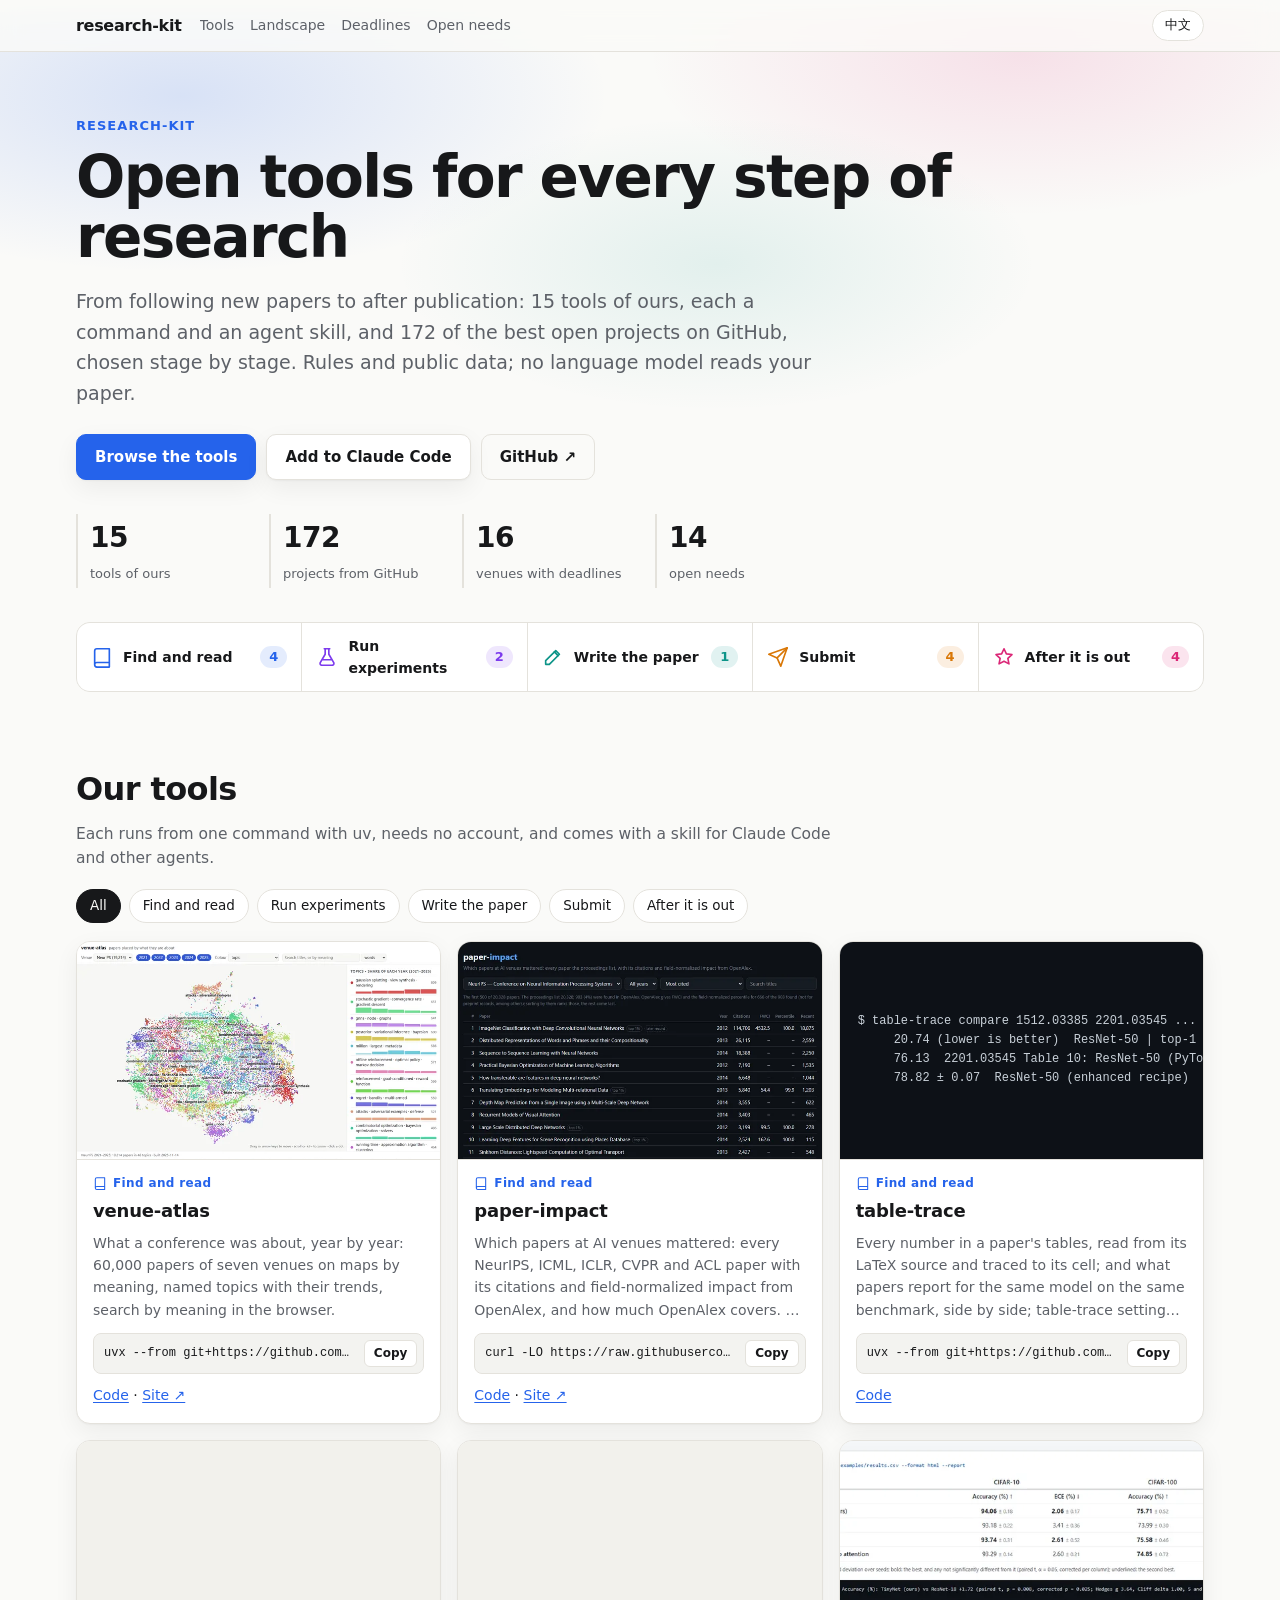
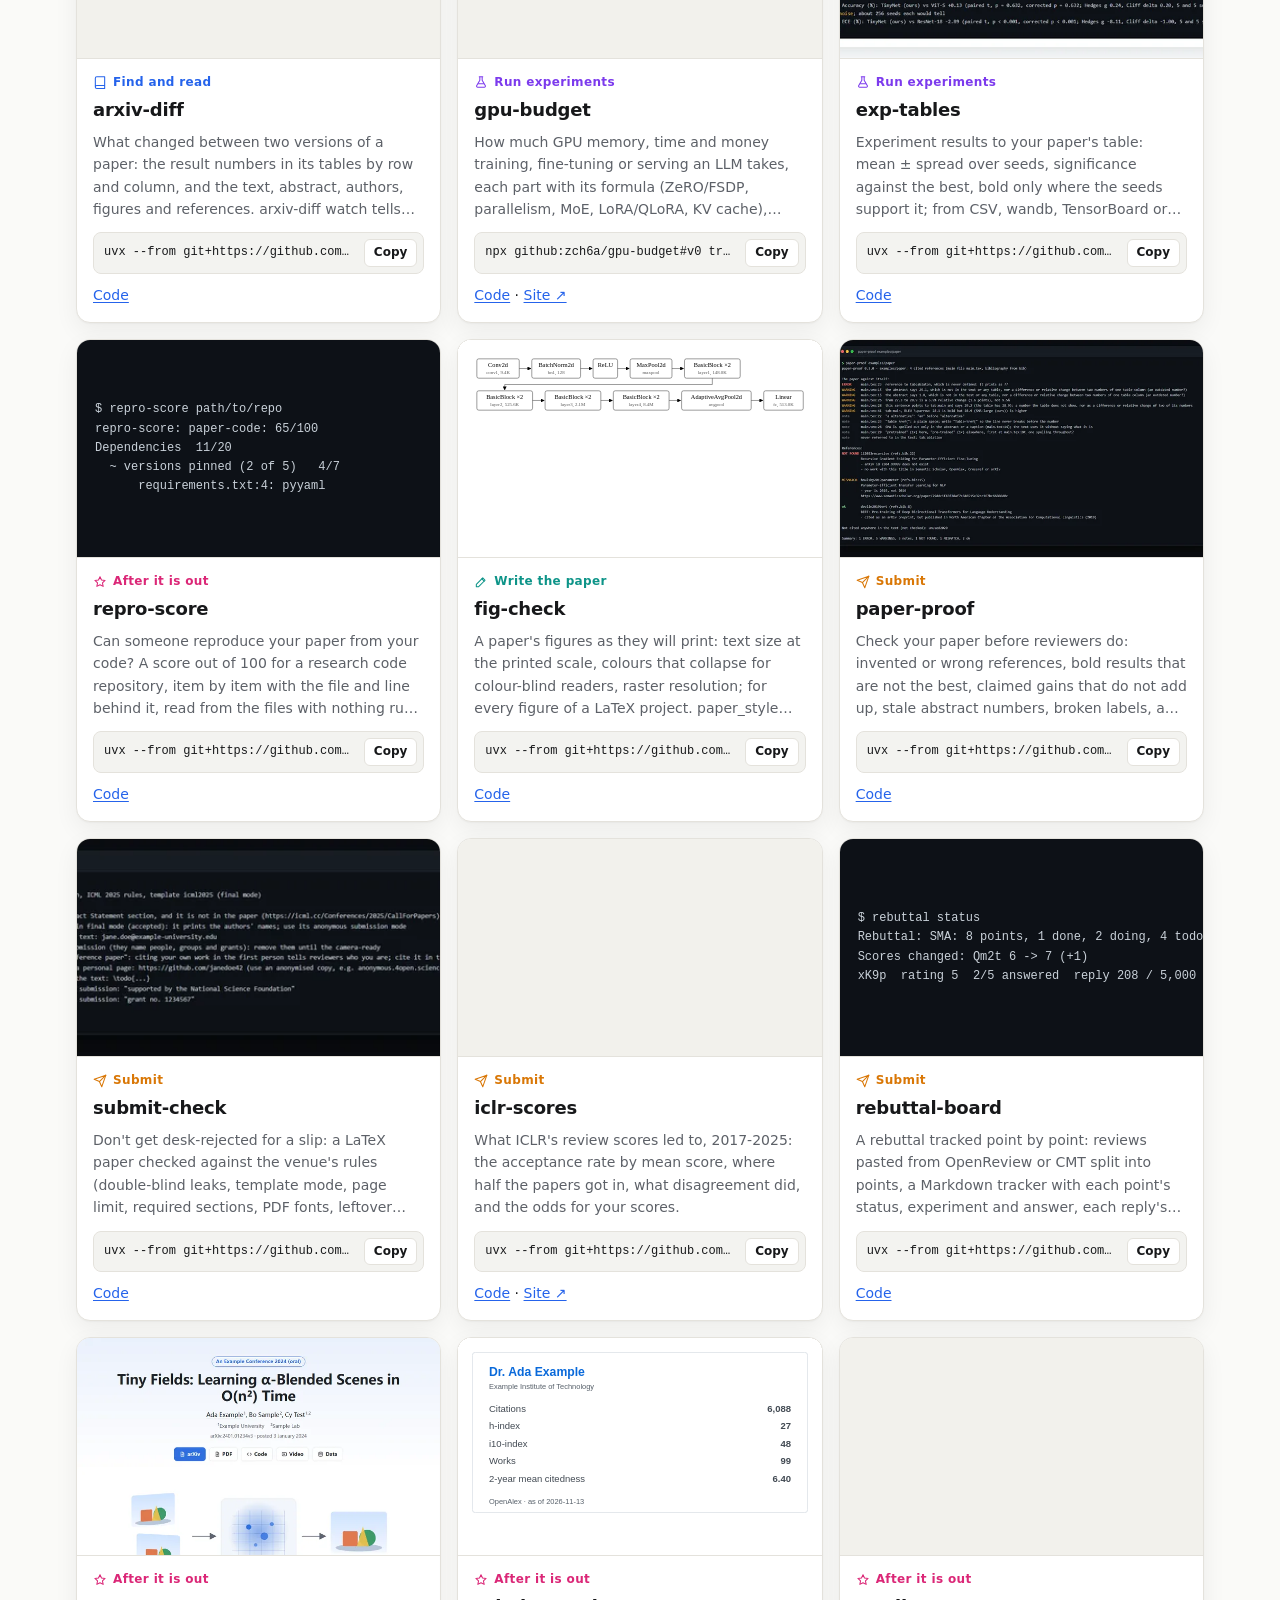
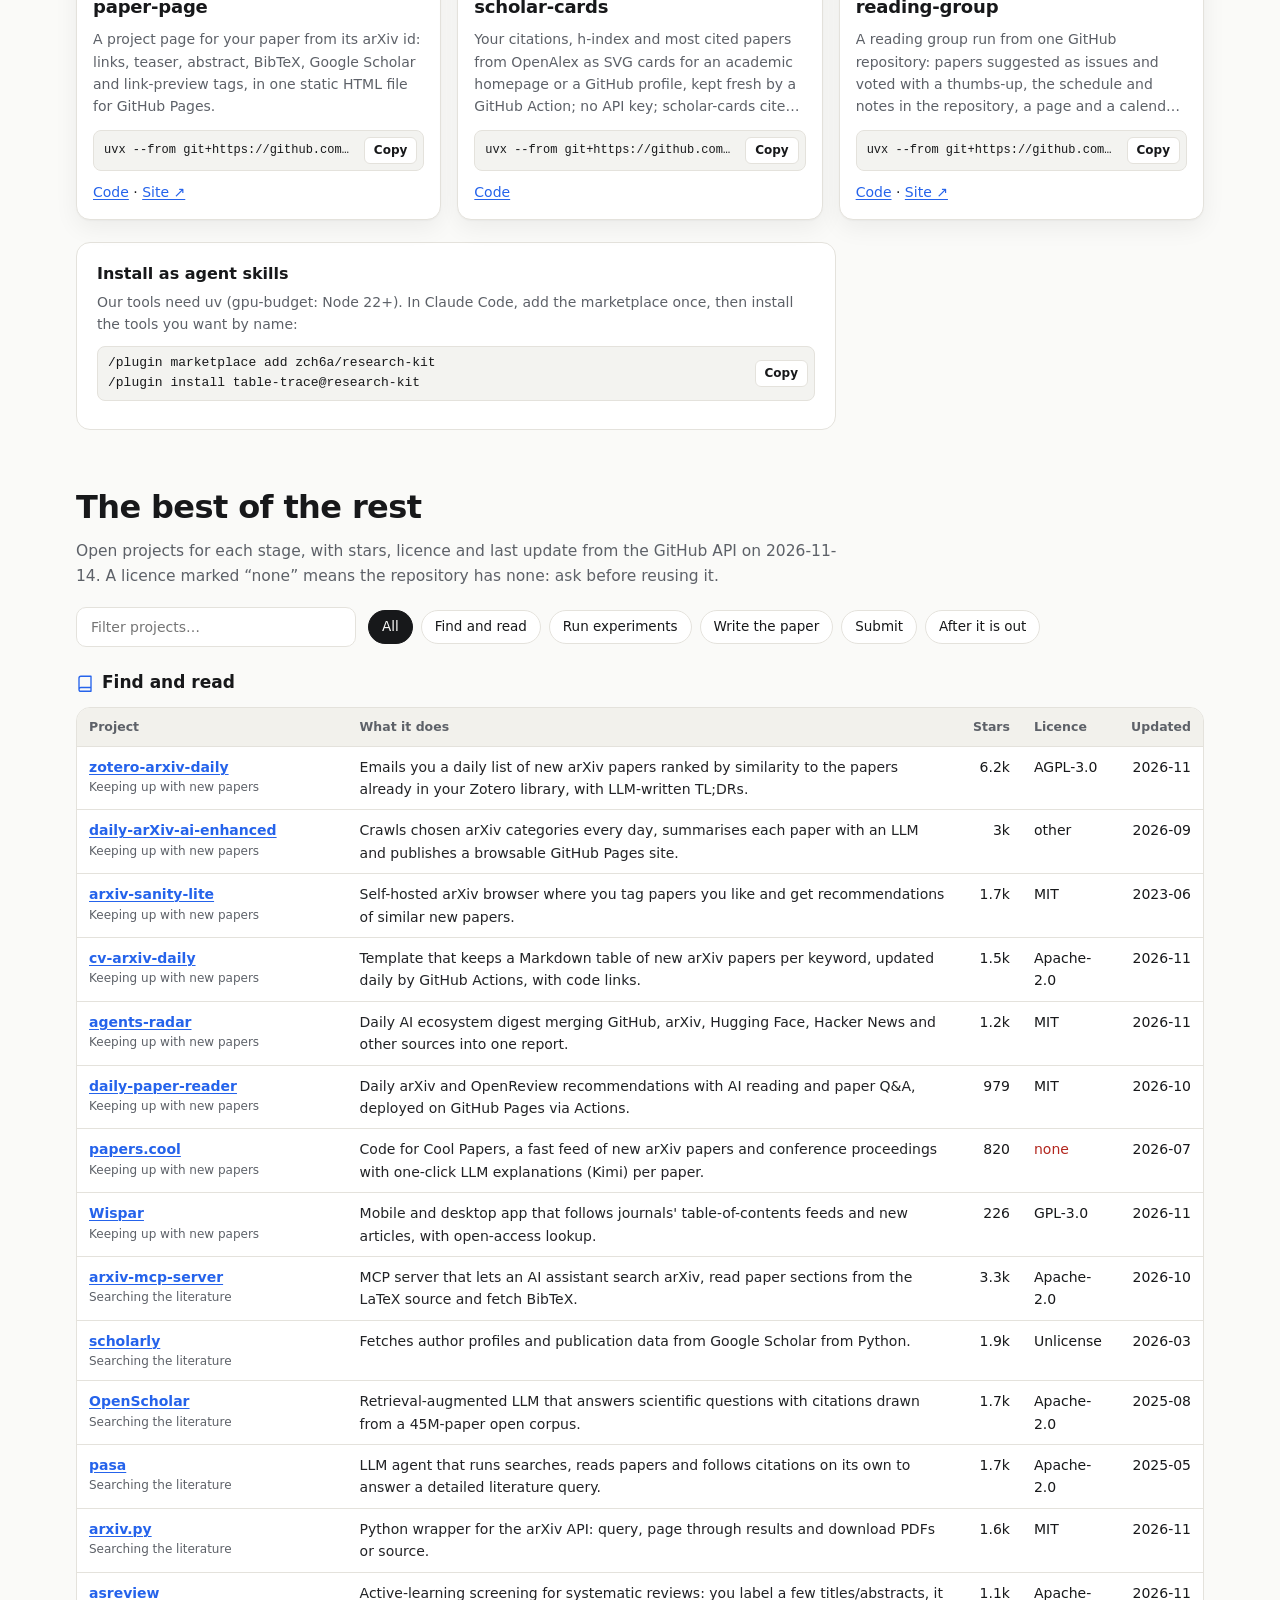
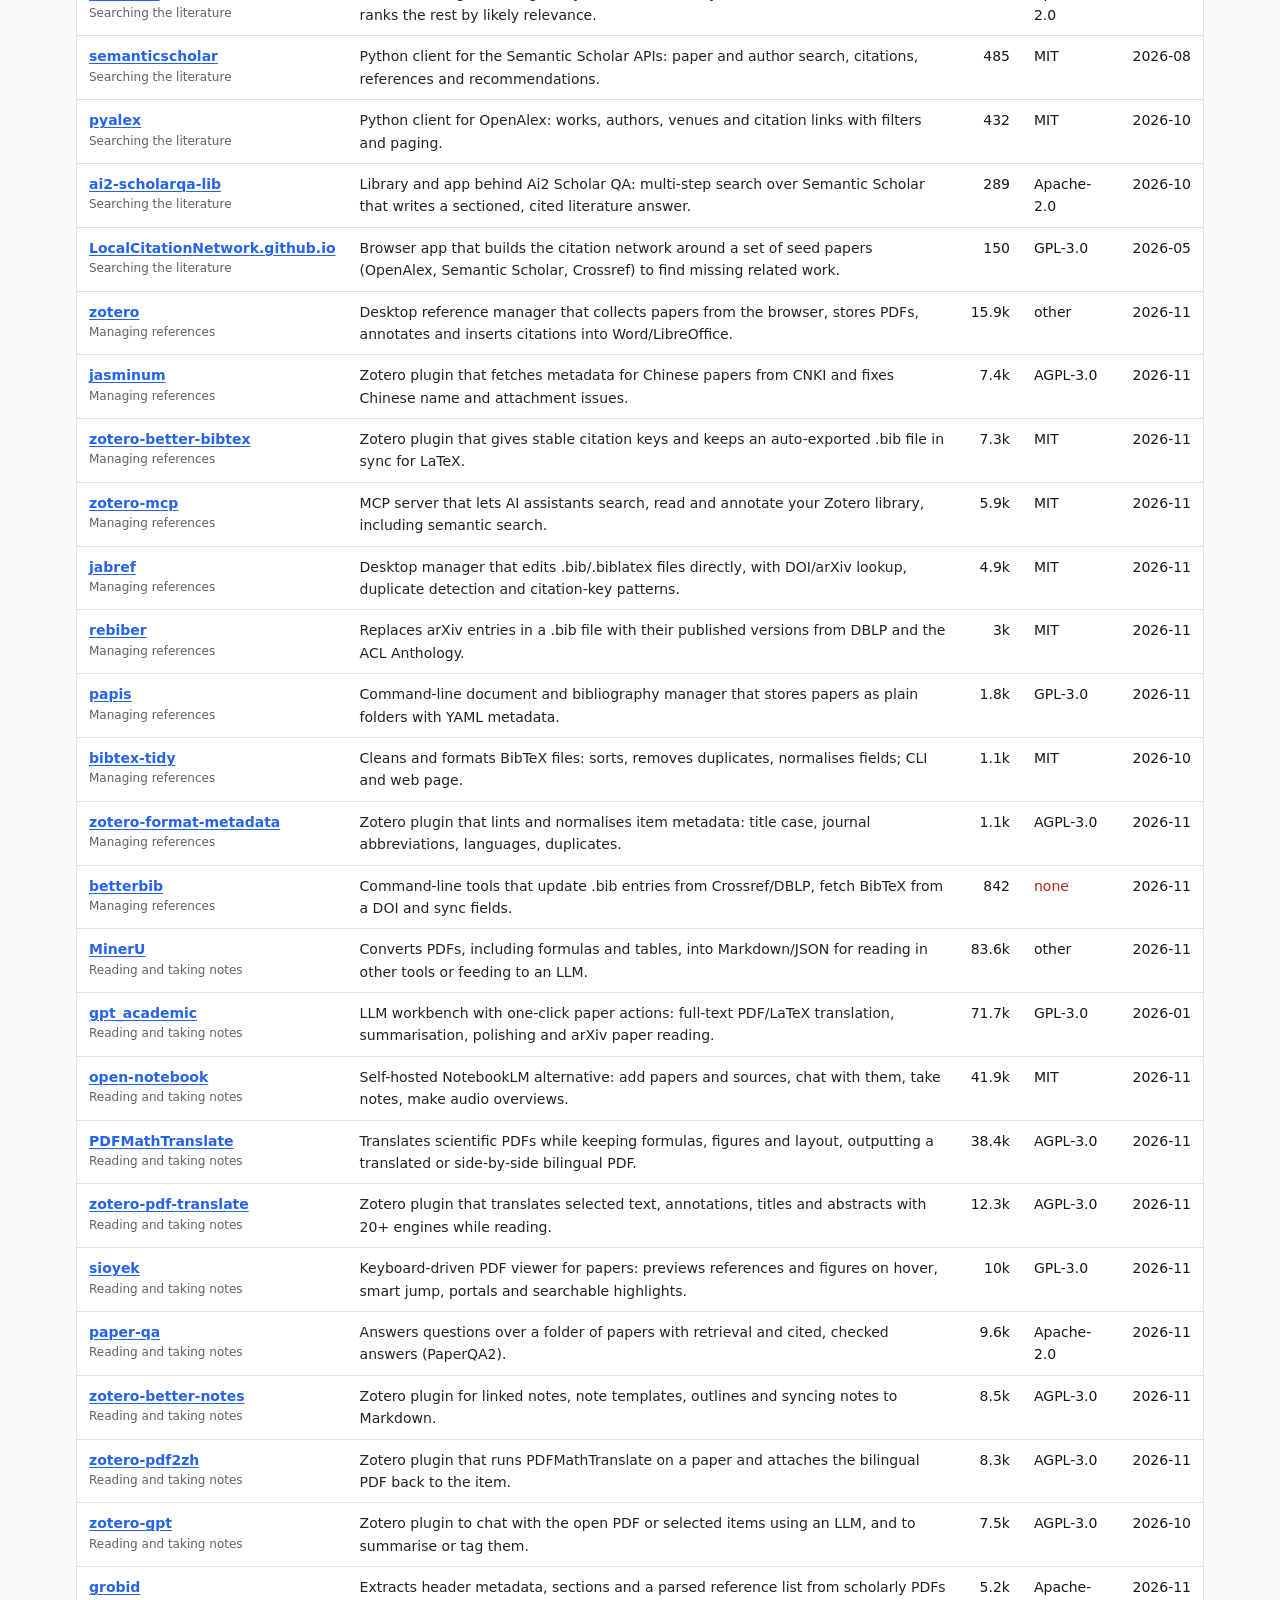
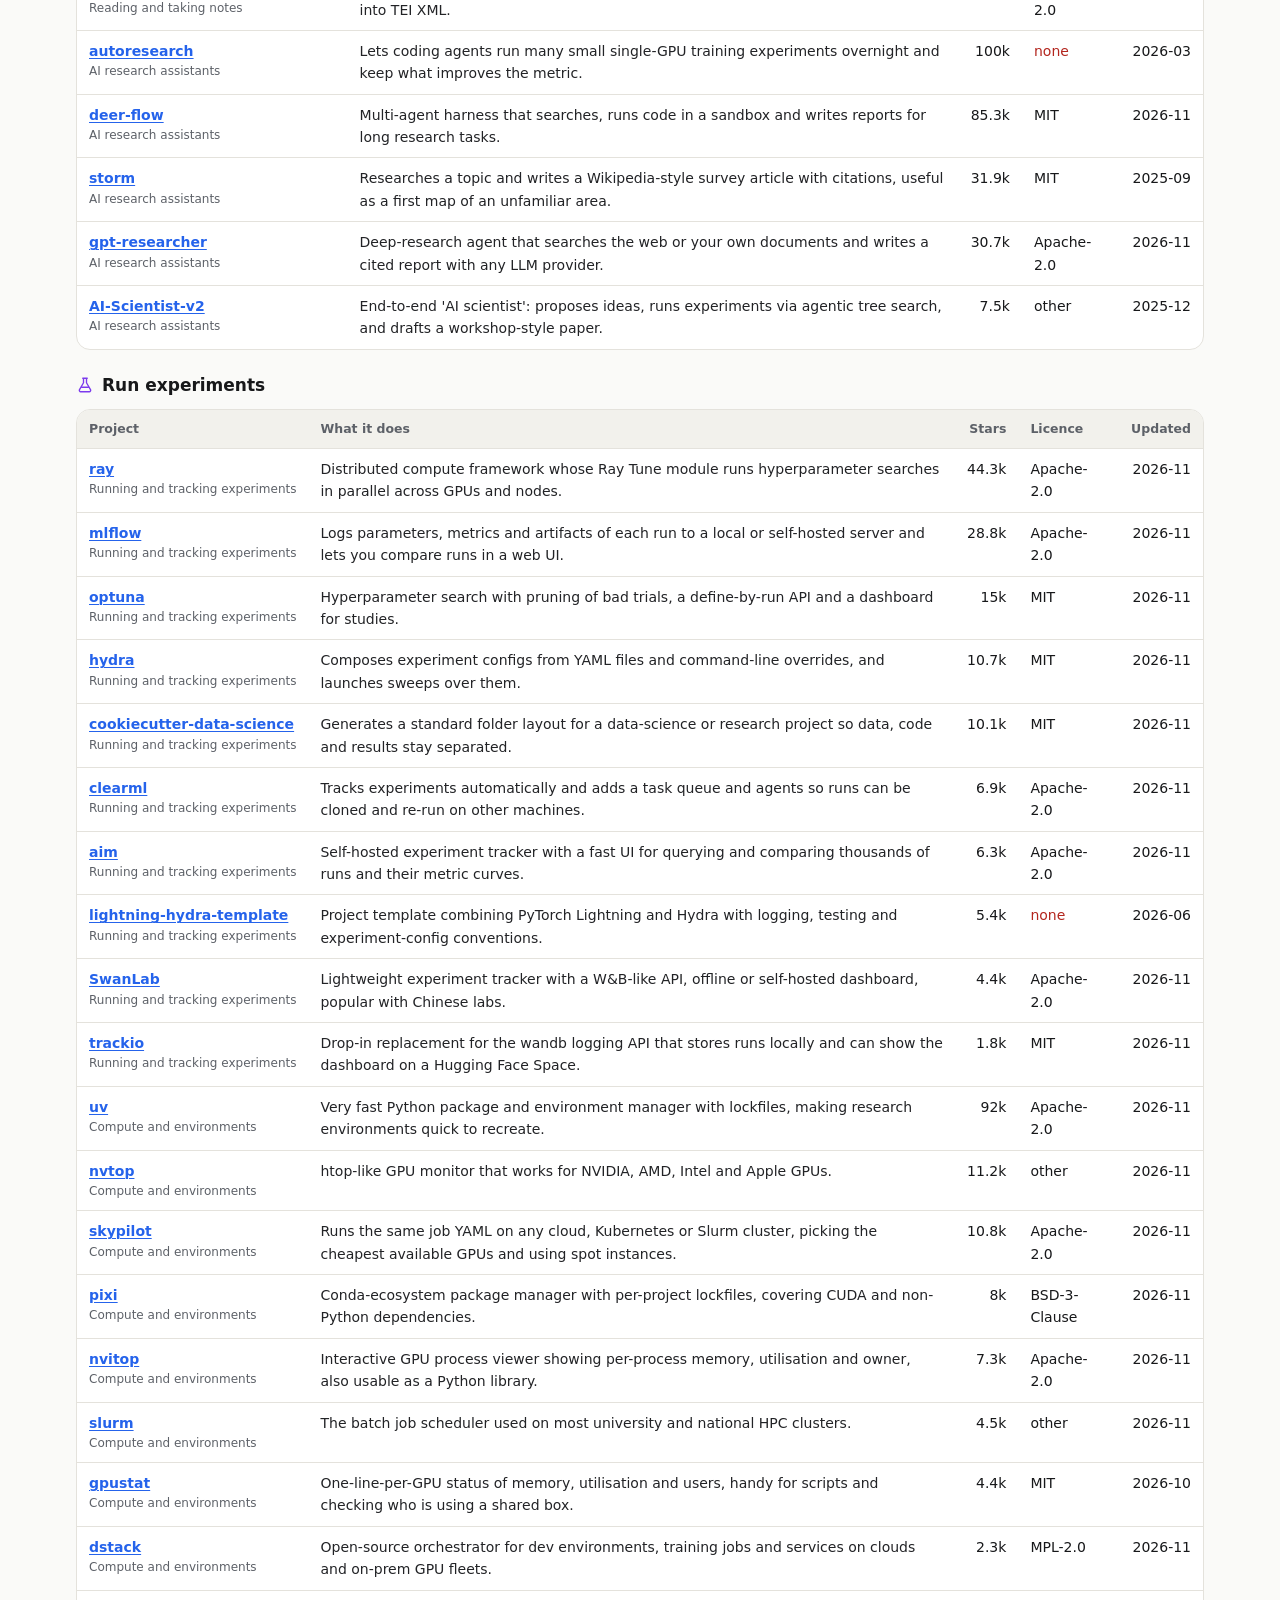
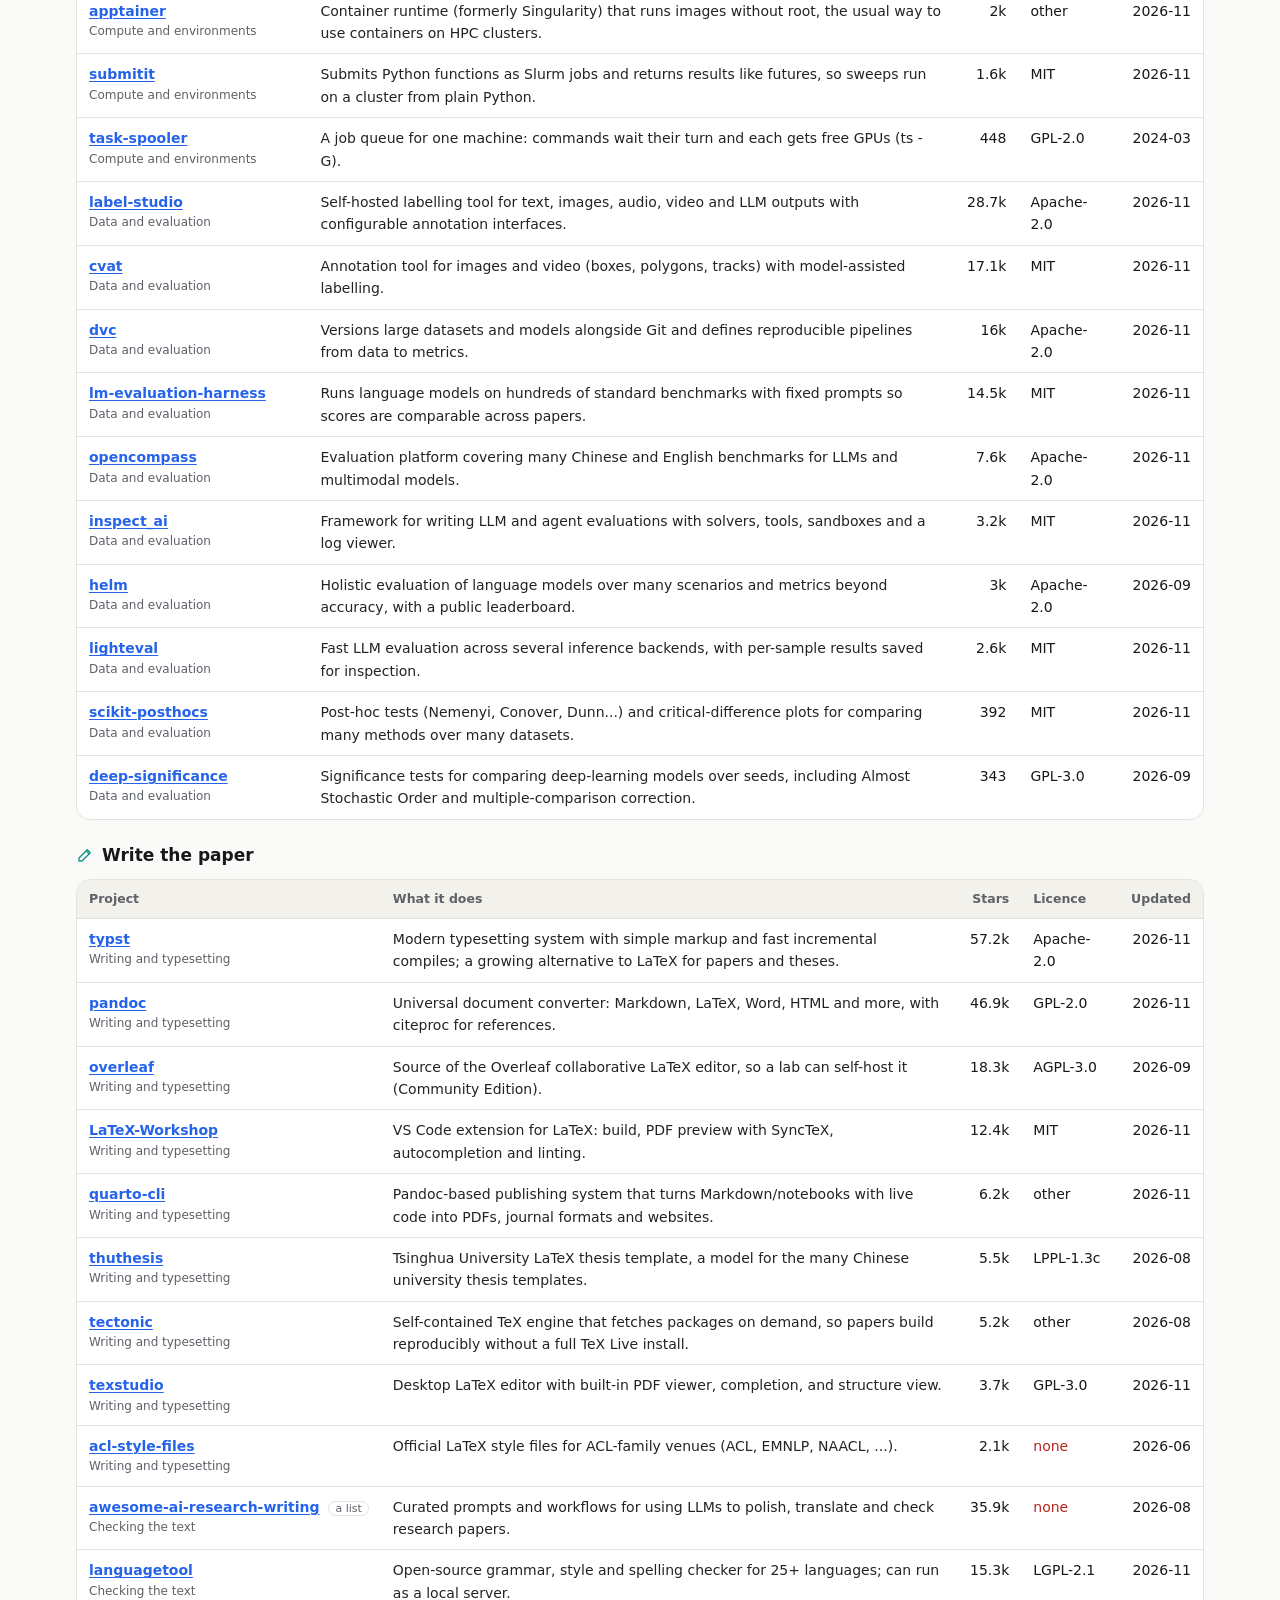
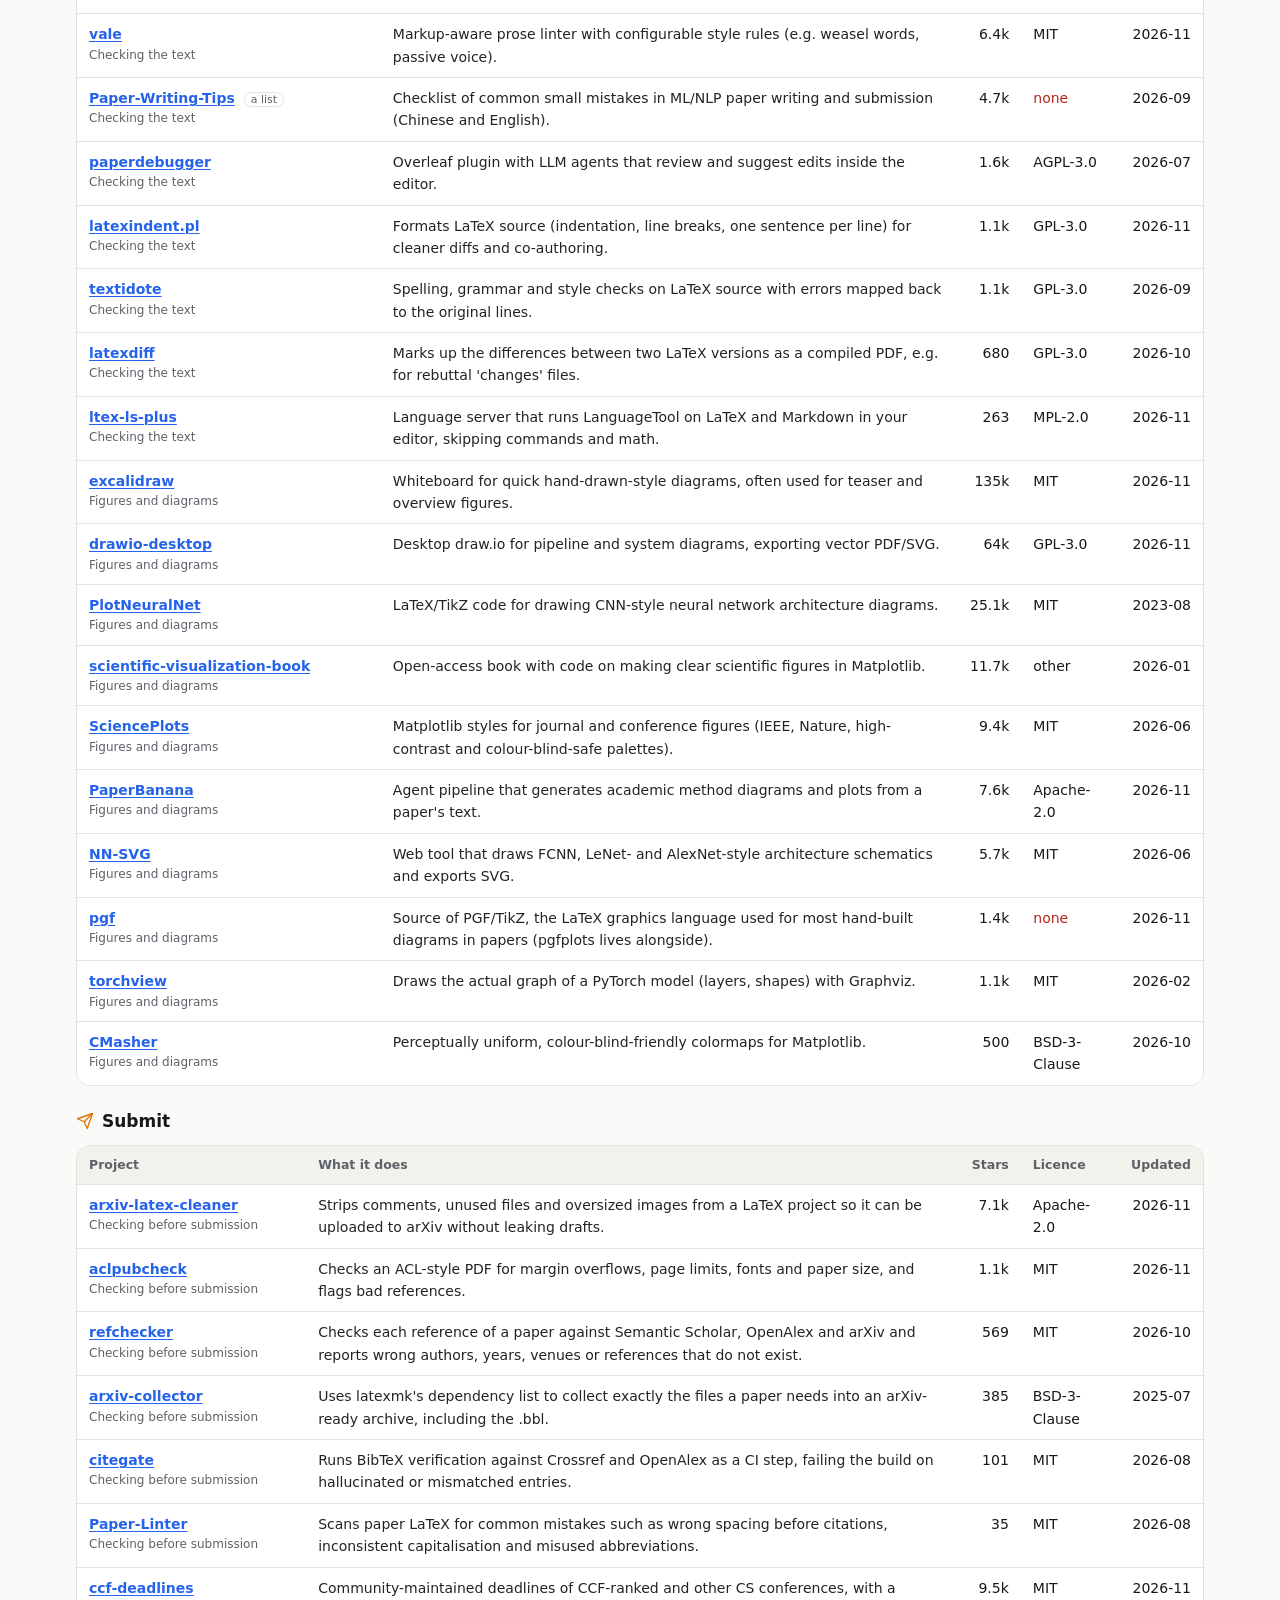
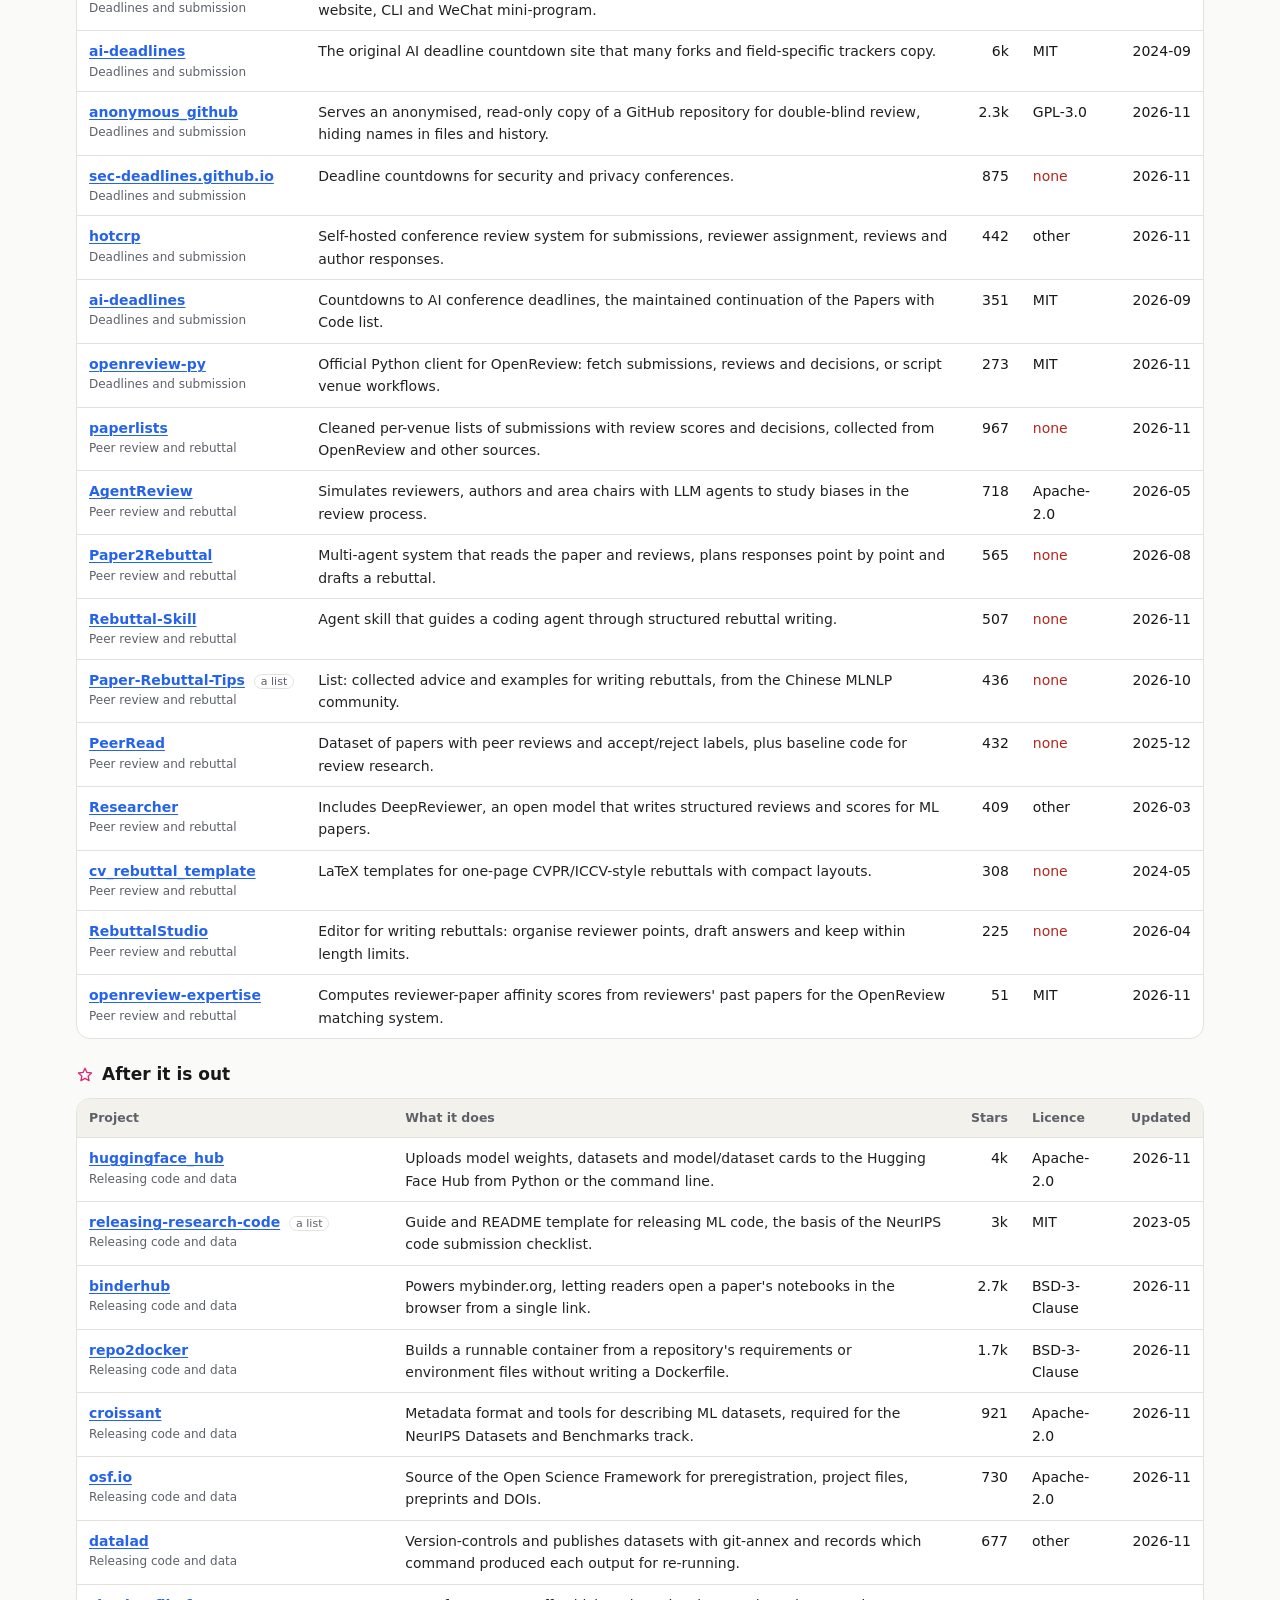
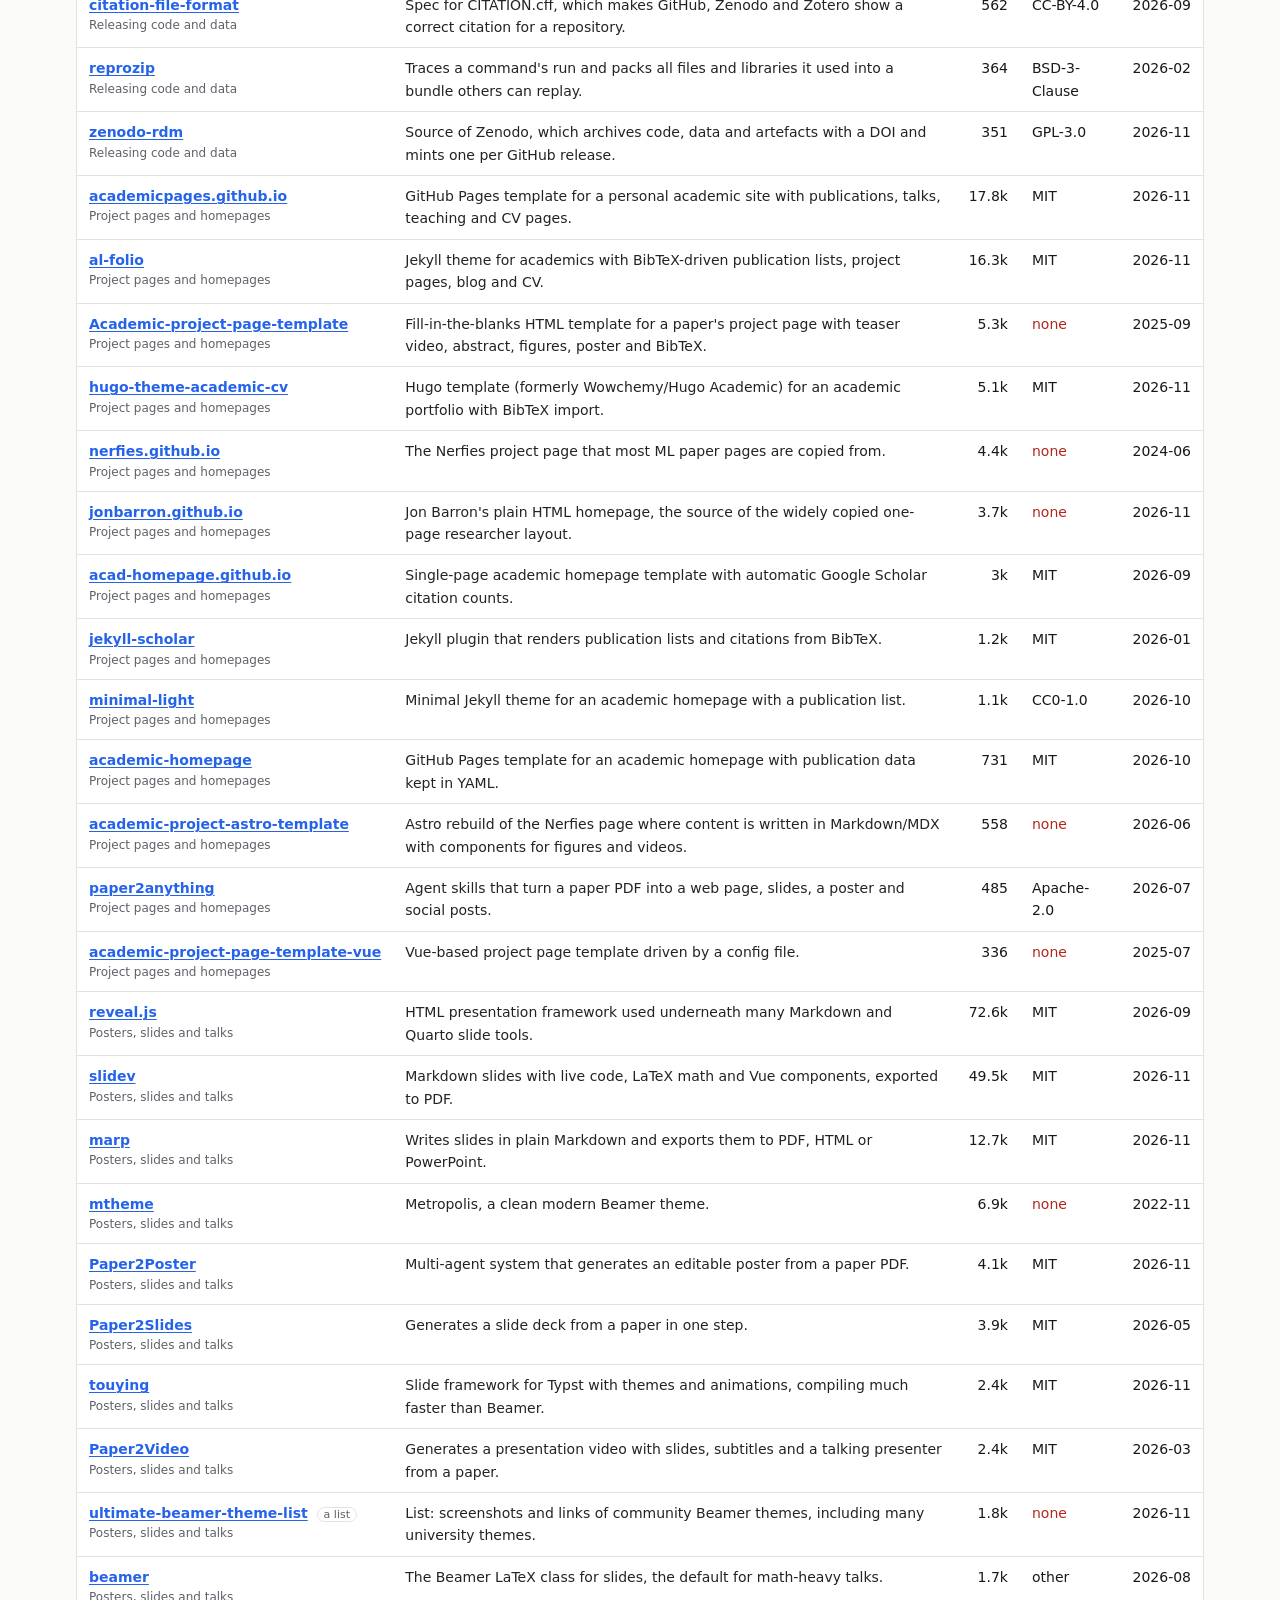
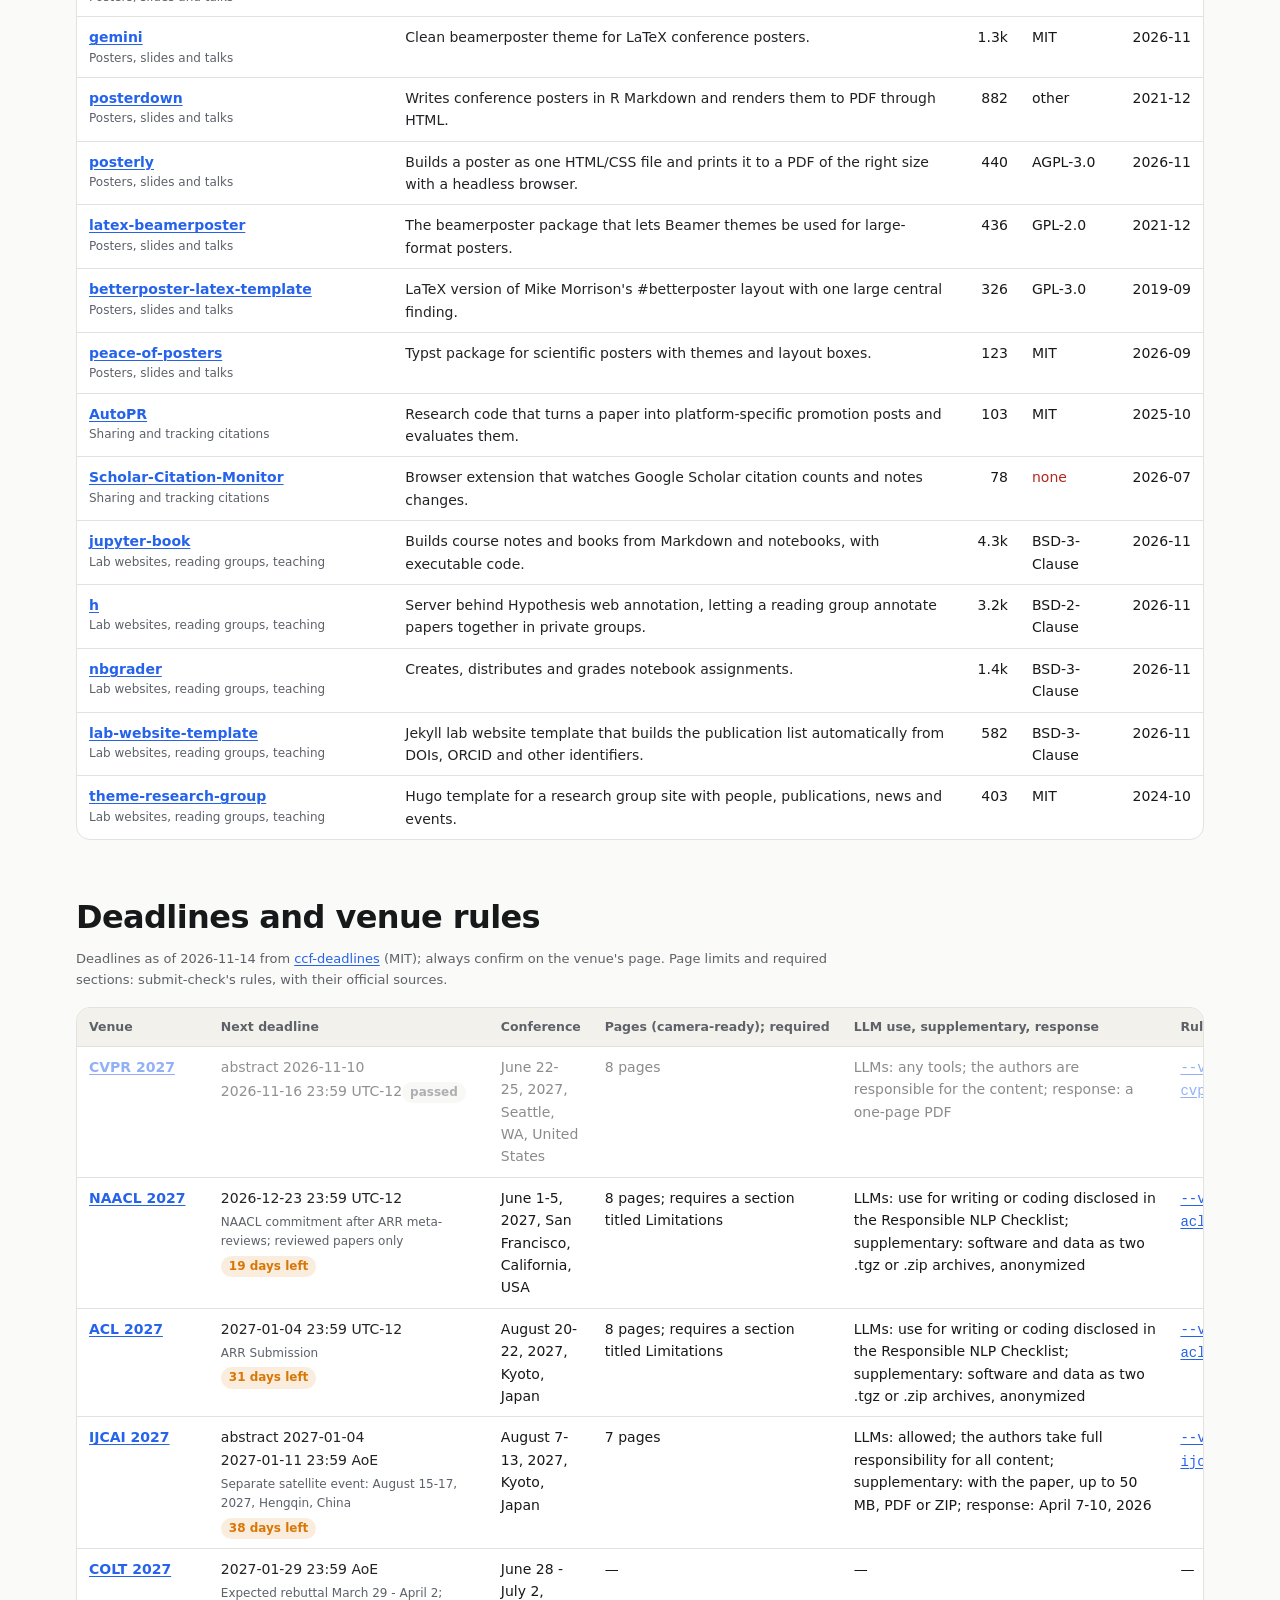
<file: site/index.html>
<!doctype html>
<html lang="en">
<head>
<meta charset="utf-8">
<meta name="viewport" content="width=device-width, initial-scale=1">
<meta http-equiv="Content-Security-Policy" content="default-src 'none'; style-src 'self'; script-src 'self'; img-src 'self' data:; base-uri 'none'; form-action 'none'">
<title>research-kit · open tools for every step of research</title>
<meta name="description" content="Open-source tools for every stage of research work: 15 of ours and 172 more from GitHub, stage by stage, with deadlines and what nothing covers yet.">
<meta property="og:title" content="research-kit: open tools for every step of research">
<meta property="og:description" content="15 open tools of ours and 172 of the best projects on GitHub, from following new papers to after publication.">
<meta property="og:image" content="https://zch6a.github.io/research-kit/img/social.png">
<meta name="twitter:card" content="summary_large_image">
<link rel="icon" href="data:image/svg+xml,%3Csvg xmlns='http://www.w3.org/2000/svg' viewBox='0 0 32 32'%3E%3Crect width='32' height='32' rx='8' fill='%232563eb'/%3E%3Cpath d='M9 22V10h6a4 4 0 0 1 0 8h-6m6 0 5 4' stroke='white' stroke-width='3' fill='none' stroke-linecap='round'/%3E%3C/svg%3E">
<link rel="stylesheet" href="style.css">
</head>
<body>
<header class="bar"><div class="inner"><a class="brand" href="#">research-kit</a>
<nav data-lang="en"><a href="#en-tools">Tools</a> <a href="#en-landscape">Landscape</a> <a href="#en-deadlines">Deadlines</a> <a href="#en-gaps">Open needs</a></nav><nav data-lang="zh" lang="zh-CN" hidden><a href="#zh-tools">工具</a> <a href="#zh-landscape">项目全景</a> <a href="#zh-deadlines">截稿日</a> <a href="#zh-gaps">待满足的需求</a></nav>
<button type="button" id="lang" lang="zh-CN" hidden>中文</button></div></header>
<main>
<div data-lang="en"><section class="hero"><p class="kicker">research-kit</p><h1>Open tools for every step of research</h1><p class="lead">From following new papers to after publication: 15 tools of ours, each a command and an agent skill, and 172 of the best open projects on GitHub, chosen stage by stage. Rules and public data; no language model reads your paper.</p><div class="cta"><a class="btn primary" href="#en-tools">Browse the tools</a><button type="button" class="btn copy" data-copy="/plugin marketplace add zch6a/research-kit" data-done="Copied">Add to Claude Code</button><a class="btn ghost" href="https://github.com/zch6a/research-kit">GitHub ↗</a></div><ul class="stats"><li><b>15</b><span>tools of ours</span></li><li><b>172</b><span>projects from GitHub</span></li><li><b>16</b><span>venues with deadlines</span></li><li><b>14</b><span>open needs</span></li></ul><div class="flow" role="group" aria-label="stages"><button type="button" class="step" data-stage="read" data-s="read"><svg class="icon" width="22" height="22" viewBox="0 0 24 24" fill="none" stroke="currentColor" stroke-width="1.8" stroke-linecap="round" stroke-linejoin="round" aria-hidden="true"><path d="M4 5.5A2.5 2.5 0 0 1 6.5 3H20v15H6.5A2.5 2.5 0 0 0 4 20.5zM4 20.5A2.5 2.5 0 0 0 6.5 23H20v-5"/></svg><span>Find and read</span><b>4</b></button><button type="button" class="step" data-stage="experiment" data-s="experiment"><svg class="icon" width="22" height="22" viewBox="0 0 24 24" fill="none" stroke="currentColor" stroke-width="1.8" stroke-linecap="round" stroke-linejoin="round" aria-hidden="true"><path d="M9 3h6M10 3v6l-5.5 9.5A2 2 0 0 0 6.2 21h11.6a2 2 0 0 0 1.7-2.5L14 9V3"/><path d="M7.5 15h9"/></svg><span>Run experiments</span><b>2</b></button><button type="button" class="step" data-stage="write" data-s="write"><svg class="icon" width="22" height="22" viewBox="0 0 24 24" fill="none" stroke="currentColor" stroke-width="1.8" stroke-linecap="round" stroke-linejoin="round" aria-hidden="true"><path d="M4 20h4L19 9l-4-4L4 16z"/><path d="M13.5 6.5l4 4"/></svg><span>Write the paper</span><b>1</b></button><button type="button" class="step" data-stage="submit" data-s="submit"><svg class="icon" width="22" height="22" viewBox="0 0 24 24" fill="none" stroke="currentColor" stroke-width="1.8" stroke-linecap="round" stroke-linejoin="round" aria-hidden="true"><path d="M22 2 11 13"/><path d="M22 2 15 22l-4-9-9-4z"/></svg><span>Submit</span><b>4</b></button><button type="button" class="step" data-stage="after" data-s="after"><svg class="icon" width="22" height="22" viewBox="0 0 24 24" fill="none" stroke="currentColor" stroke-width="1.8" stroke-linecap="round" stroke-linejoin="round" aria-hidden="true"><path d="M12 3l2.6 5.6 6.1.7-4.5 4.2 1.2 6L12 16.6 6.6 19.5l1.2-6-4.5-4.2 6.1-.7z"/></svg><span>After it is out</span><b>4</b></button></div></section><section id="en-tools" class="block"><div class="head"><h2>Our tools</h2><p>Each runs from one command with uv, needs no account, and comes with a skill for Claude Code and other agents.</p></div><div class="filters" role="tablist"><button type="button" class="chip on" data-filter="all">All</button><button type="button" class="chip" data-filter="read" data-s="read">Find and read</button><button type="button" class="chip" data-filter="experiment" data-s="experiment">Run experiments</button><button type="button" class="chip" data-filter="write" data-s="write">Write the paper</button><button type="button" class="chip" data-filter="submit" data-s="submit">Submit</button><button type="button" class="chip" data-filter="after" data-s="after">After it is out</button></div><div class="tools"><article class="tool" data-stage="read" data-s="read"><div class="shot"><img src="img/venue-atlas.webp" alt="" loading="lazy" decoding="async"></div><div class="body"><p class="stage"><svg class="icon" width="14" height="14" viewBox="0 0 24 24" fill="none" stroke="currentColor" stroke-width="1.8" stroke-linecap="round" stroke-linejoin="round" aria-hidden="true"><path d="M4 5.5A2.5 2.5 0 0 1 6.5 3H20v15H6.5A2.5 2.5 0 0 0 4 20.5zM4 20.5A2.5 2.5 0 0 0 6.5 23H20v-5"/></svg>Find and read</p><h3>venue-atlas</h3><p class="desc">What a conference was about, year by year: 60,000 papers of seven venues on maps by meaning, named topics with their trends, search by meaning in the browser.</p><div class="cmd"><code>uvx --from git+https://github.com/zch6a/venue-atlas@v0 venue-atlas model    # the model, 30 MB, once</code><button type="button" class="mini copy" data-copy="uvx --from git+https://github.com/zch6a/venue-atlas@v0 venue-atlas model    # the model, 30 MB, once
uvx --from git+https://github.com/zch6a/venue-atlas@v0 venue-atlas build iclr icml --out site" data-done="Copied" aria-label="Copy">Copy</button></div><p class="links"><a href="https://github.com/zch6a/venue-atlas">Code</a> · <a href="https://zch6a.github.io/venue-atlas/">Site ↗</a></p></div></article><article class="tool" data-stage="read" data-s="read"><div class="shot"><img src="img/paper-impact.webp" alt="" loading="lazy" decoding="async"></div><div class="body"><p class="stage"><svg class="icon" width="14" height="14" viewBox="0 0 24 24" fill="none" stroke="currentColor" stroke-width="1.8" stroke-linecap="round" stroke-linejoin="round" aria-hidden="true"><path d="M4 5.5A2.5 2.5 0 0 1 6.5 3H20v15H6.5A2.5 2.5 0 0 0 4 20.5zM4 20.5A2.5 2.5 0 0 0 6.5 23H20v-5"/></svg>Find and read</p><h3>paper-impact</h3><p class="desc">Which papers at AI venues mattered: every NeurIPS, ICML, ICLR, CVPR and ACL paper with its citations and field-normalized impact from OpenAlex, and how much OpenAlex covers. A free OpenAlex key makes a full build days, not months.</p><div class="cmd"><code>curl -LO https://raw.githubusercontent.com/zch6a/paper-impact/v0/venues.json</code><button type="button" class="mini copy" data-copy="curl -LO https://raw.githubusercontent.com/zch6a/paper-impact/v0/venues.json
uvx --from git+https://github.com/zch6a/paper-impact@v0 paper-impact build venues.json -o site/ --years 2024" data-done="Copied" aria-label="Copy">Copy</button></div><p class="links"><a href="https://github.com/zch6a/paper-impact">Code</a> · <a href="https://zch6a.github.io/paper-impact/">Site ↗</a></p></div></article><article class="tool" data-stage="read" data-s="read"><div class="shot term"><pre>$ table-trace compare 1512.03385 2201.03545 ...
     20.74 (lower is better)  ResNet-50 | top-1 err.
     76.13  2201.03545 Table 10: ResNet-50 (PyTorch)
     78.82 ± 0.07  ResNet-50 (enhanced recipe)</pre></div><div class="body"><p class="stage"><svg class="icon" width="14" height="14" viewBox="0 0 24 24" fill="none" stroke="currentColor" stroke-width="1.8" stroke-linecap="round" stroke-linejoin="round" aria-hidden="true"><path d="M4 5.5A2.5 2.5 0 0 1 6.5 3H20v15H6.5A2.5 2.5 0 0 0 4 20.5zM4 20.5A2.5 2.5 0 0 0 6.5 23H20v-5"/></svg>Find and read</p><h3>table-trace</h3><p class="desc">Every number in a paper&#x27;s tables, read from its LaTeX source and traced to its cell; and what papers report for the same model on the same benchmark, side by side; table-trace settings shows how each paper evaluated on a benchmark (shots, chain of thought, decoding, harness) and what differs.</p><div class="cmd"><code>uvx --from git+https://github.com/zch6a/table-trace@v0 table-trace compare 1512.03385 2201.03545 --row ResNet-50 --col top-1 --col acc</code><button type="button" class="mini copy" data-copy="uvx --from git+https://github.com/zch6a/table-trace@v0 table-trace compare 1512.03385 2201.03545 --row ResNet-50 --col top-1 --col acc" data-done="Copied" aria-label="Copy">Copy</button></div><p class="links"><a href="https://github.com/zch6a/table-trace">Code</a></p></div></article><article class="tool" data-stage="read" data-s="read"><div class="shot"><img src="img/arxiv-diff.webp" alt="" loading="lazy" decoding="async"></div><div class="body"><p class="stage"><svg class="icon" width="14" height="14" viewBox="0 0 24 24" fill="none" stroke="currentColor" stroke-width="1.8" stroke-linecap="round" stroke-linejoin="round" aria-hidden="true"><path d="M4 5.5A2.5 2.5 0 0 1 6.5 3H20v15H6.5A2.5 2.5 0 0 0 4 20.5zM4 20.5A2.5 2.5 0 0 0 6.5 23H20v-5"/></svg>Find and read</p><h3>arxiv-diff</h3><p class="desc">What changed between two versions of a paper: the result numbers in its tables by row and column, and the text, abstract, authors, figures and references. arxiv-diff watch tells you which arXiv papers in your .bib posted a new version.</p><div class="cmd"><code>uvx --from git+https://github.com/zch6a/arxiv-diff@v0 arxiv-diff 2106.09685</code><button type="button" class="mini copy" data-copy="uvx --from git+https://github.com/zch6a/arxiv-diff@v0 arxiv-diff 2106.09685" data-done="Copied" aria-label="Copy">Copy</button></div><p class="links"><a href="https://github.com/zch6a/arxiv-diff">Code</a></p></div></article><article class="tool" data-stage="experiment" data-s="experiment"><div class="shot"><img src="img/gpu-budget.webp" alt="" loading="lazy" decoding="async"></div><div class="body"><p class="stage"><svg class="icon" width="14" height="14" viewBox="0 0 24 24" fill="none" stroke="currentColor" stroke-width="1.8" stroke-linecap="round" stroke-linejoin="round" aria-hidden="true"><path d="M9 3h6M10 3v6l-5.5 9.5A2 2 0 0 0 6.2 21h11.6a2 2 0 0 0 1.7-2.5L14 9V3"/><path d="M7.5 15h9"/></svg>Run experiments</p><h3>gpu-budget</h3><p class="desc">How much GPU memory, time and money training, fine-tuning or serving an LLM takes, each part with its formula (ZeRO/FSDP, parallelism, MoE, LoRA/QLoRA, KV cache), checked against published runs.</p><div class="cmd"><code>npx github:zch6a/gpu-budget#v0 train llama-3.1-70b --gpus 64 --zero 3 --tokens 2e12 --price 2.5</code><button type="button" class="mini copy" data-copy="npx github:zch6a/gpu-budget#v0 train llama-3.1-70b --gpus 64 --zero 3 --tokens 2e12 --price 2.5" data-done="Copied" aria-label="Copy">Copy</button></div><p class="links"><a href="https://github.com/zch6a/gpu-budget">Code</a> · <a href="https://zch6a.github.io/gpu-budget/">Site ↗</a></p></div></article><article class="tool" data-stage="experiment" data-s="experiment"><div class="shot"><img src="img/exp-tables.webp" alt="" loading="lazy" decoding="async"></div><div class="body"><p class="stage"><svg class="icon" width="14" height="14" viewBox="0 0 24 24" fill="none" stroke="currentColor" stroke-width="1.8" stroke-linecap="round" stroke-linejoin="round" aria-hidden="true"><path d="M9 3h6M10 3v6l-5.5 9.5A2 2 0 0 0 6.2 21h11.6a2 2 0 0 0 1.7-2.5L14 9V3"/><path d="M7.5 15h9"/></svg>Run experiments</p><h3>exp-tables</h3><p class="desc">Experiment results to your paper&#x27;s table: mean ± spread over seeds, significance against the best, bold only where the seeds support it; from CSV, wandb, TensorBoard or MLflow.</p><div class="cmd"><code>uvx --from git+https://github.com/zch6a/exp-tables@v0 exp-tables results.csv --format markdown</code><button type="button" class="mini copy" data-copy="uvx --from git+https://github.com/zch6a/exp-tables@v0 exp-tables results.csv --format markdown" data-done="Copied" aria-label="Copy">Copy</button></div><p class="links"><a href="https://github.com/zch6a/exp-tables">Code</a></p></div></article><article class="tool" data-stage="after" data-s="after"><div class="shot term"><pre>$ repro-score path/to/repo
repro-score: paper-code: 65/100
Dependencies  11/20
  ~ versions pinned (2 of 5)   4/7
      requirements.txt:4: pyyaml</pre></div><div class="body"><p class="stage"><svg class="icon" width="14" height="14" viewBox="0 0 24 24" fill="none" stroke="currentColor" stroke-width="1.8" stroke-linecap="round" stroke-linejoin="round" aria-hidden="true"><path d="M12 3l2.6 5.6 6.1.7-4.5 4.2 1.2 6L12 16.6 6.6 19.5l1.2-6-4.5-4.2 6.1-.7z"/></svg>After it is out</p><h3>repro-score</h3><p class="desc">Can someone reproduce your paper from your code? A score out of 100 for a research code repository, item by item with the file and line behind it, read from the files with nothing run; repro-score release checks that the version, tags, CITATION.cff and DOIs agree.</p><div class="cmd"><code>uvx --from git+https://github.com/zch6a/repro-score@v0 repro-score github:owner/repo</code><button type="button" class="mini copy" data-copy="uvx --from git+https://github.com/zch6a/repro-score@v0 repro-score github:owner/repo" data-done="Copied" aria-label="Copy">Copy</button></div><p class="links"><a href="https://github.com/zch6a/repro-score">Code</a></p></div></article><article class="tool" data-stage="write" data-s="write"><div class="shot"><img src="img/fig-check.svg" alt="" loading="lazy" decoding="async"></div><div class="body"><p class="stage"><svg class="icon" width="14" height="14" viewBox="0 0 24 24" fill="none" stroke="currentColor" stroke-width="1.8" stroke-linecap="round" stroke-linejoin="round" aria-hidden="true"><path d="M4 20h4L19 9l-4-4L4 16z"/><path d="M13.5 6.5l4 4"/></svg>Write the paper</p><h3>fig-check</h3><p class="desc">A paper&#x27;s figures as they will print: text size at the printed scale, colours that collapse for colour-blind readers, raster resolution; for every figure of a LaTeX project. paper_style makes matplotlib figures at the column width, in the paper&#x27;s font; diagram turns a PyTorch model into an editable TikZ architecture figure.</p><div class="cmd"><code>uvx --from git+https://github.com/zch6a/fig-check@v0 fig-check paper/</code><button type="button" class="mini copy" data-copy="uvx --from git+https://github.com/zch6a/fig-check@v0 fig-check paper/" data-done="Copied" aria-label="Copy">Copy</button></div><p class="links"><a href="https://github.com/zch6a/fig-check">Code</a></p></div></article><article class="tool" data-stage="submit" data-s="submit"><div class="shot"><img src="img/paper-proof.webp" alt="" loading="lazy" decoding="async"></div><div class="body"><p class="stage"><svg class="icon" width="14" height="14" viewBox="0 0 24 24" fill="none" stroke="currentColor" stroke-width="1.8" stroke-linecap="round" stroke-linejoin="round" aria-hidden="true"><path d="M22 2 11 13"/><path d="M22 2 15 22l-4-9-9-4z"/></svg>Submit</p><h3>paper-proof</h3><p class="desc">Check your paper before reviewers do: invented or wrong references, bold results that are not the best, claimed gains that do not add up, stale abstract numbers, broken labels, and the paper against itself (an acronym spelled out two ways, one term written two ways), and style slips seen through the LaTeX (a word twice, a/an, Figure~\ref). With --fix, a corrected copy of the .bib (preprints replaced by their published versions, years and DOIs a Crossref record vouches for). With --review, points for a reviewer to check in a submitted PDF, sending nothing.</p><div class="cmd"><code>uvx --from git+https://github.com/zch6a/paper-proof@v0 paper-proof path/to/paper</code><button type="button" class="mini copy" data-copy="uvx --from git+https://github.com/zch6a/paper-proof@v0 paper-proof path/to/paper" data-done="Copied" aria-label="Copy">Copy</button></div><p class="links"><a href="https://github.com/zch6a/paper-proof">Code</a></p></div></article><article class="tool" data-stage="submit" data-s="submit"><div class="shot"><img src="img/submit-check.webp" alt="" loading="lazy" decoding="async"></div><div class="body"><p class="stage"><svg class="icon" width="14" height="14" viewBox="0 0 24 24" fill="none" stroke="currentColor" stroke-width="1.8" stroke-linecap="round" stroke-linejoin="round" aria-hidden="true"><path d="M22 2 11 13"/><path d="M22 2 15 22l-4-9-9-4z"/></svg>Submit</p><h3>submit-check</h3><p class="desc">Don&#x27;t get desk-rejected for a slip: a LaTeX paper checked against the venue&#x27;s rules (double-blind leaks, template mode, page limit, required sections, PDF fonts, leftover TODOs), the supplementary zip checked for names, paths, .git and file metadata, and a camera-ready for what the review version left behind.</p><div class="cmd"><code>uvx --from git+https://github.com/zch6a/submit-check@v0 submit-check path/to/paper</code><button type="button" class="mini copy" data-copy="uvx --from git+https://github.com/zch6a/submit-check@v0 submit-check path/to/paper" data-done="Copied" aria-label="Copy">Copy</button></div><p class="links"><a href="https://github.com/zch6a/submit-check">Code</a></p></div></article><article class="tool" data-stage="submit" data-s="submit"><div class="shot"><img src="img/iclr-scores.webp" alt="" loading="lazy" decoding="async"></div><div class="body"><p class="stage"><svg class="icon" width="14" height="14" viewBox="0 0 24 24" fill="none" stroke="currentColor" stroke-width="1.8" stroke-linecap="round" stroke-linejoin="round" aria-hidden="true"><path d="M22 2 11 13"/><path d="M22 2 15 22l-4-9-9-4z"/></svg>Submit</p><h3>iclr-scores</h3><p class="desc">What ICLR&#x27;s review scores led to, 2017-2025: the acceptance rate by mean score, where half the papers got in, what disagreement did, and the odds for your scores.</p><div class="cmd"><code>uvx --from git+https://github.com/zch6a/iclr-scores@v0 iclr-scores odds 6 6 8 5 --year 2025</code><button type="button" class="mini copy" data-copy="uvx --from git+https://github.com/zch6a/iclr-scores@v0 iclr-scores odds 6 6 8 5 --year 2025" data-done="Copied" aria-label="Copy">Copy</button></div><p class="links"><a href="https://github.com/zch6a/iclr-scores">Code</a> · <a href="https://zch6a.github.io/iclr-scores/">Site ↗</a></p></div></article><article class="tool" data-stage="submit" data-s="submit"><div class="shot term"><pre>$ rebuttal status
Rebuttal: SMA: 8 points, 1 done, 2 doing, 4 todo
Scores changed: Qm2t 6 -&gt; 7 (+1)
xK9p  rating 5  2/5 answered  reply 208 / 5,000</pre></div><div class="body"><p class="stage"><svg class="icon" width="14" height="14" viewBox="0 0 24 24" fill="none" stroke="currentColor" stroke-width="1.8" stroke-linecap="round" stroke-linejoin="round" aria-hidden="true"><path d="M22 2 11 13"/><path d="M22 2 15 22l-4-9-9-4z"/></svg>Submit</p><h3>rebuttal-board</h3><p class="desc">A rebuttal tracked point by point: reviews pasted from OpenReview or CMT split into points, a Markdown tracker with each point&#x27;s status, experiment and answer, each reply&#x27;s length against the limit, and score changes. Offline.</p><div class="cmd"><code>uvx --from git+https://github.com/zch6a/rebuttal-board@v0 rebuttal init reviews.txt</code><button type="button" class="mini copy" data-copy="uvx --from git+https://github.com/zch6a/rebuttal-board@v0 rebuttal init reviews.txt" data-done="Copied" aria-label="Copy">Copy</button></div><p class="links"><a href="https://github.com/zch6a/rebuttal-board">Code</a></p></div></article><article class="tool" data-stage="after" data-s="after"><div class="shot"><img src="img/paper-page.webp" alt="" loading="lazy" decoding="async"></div><div class="body"><p class="stage"><svg class="icon" width="14" height="14" viewBox="0 0 24 24" fill="none" stroke="currentColor" stroke-width="1.8" stroke-linecap="round" stroke-linejoin="round" aria-hidden="true"><path d="M12 3l2.6 5.6 6.1.7-4.5 4.2 1.2 6L12 16.6 6.6 19.5l1.2-6-4.5-4.2 6.1-.7z"/></svg>After it is out</p><h3>paper-page</h3><p class="desc">A project page for your paper from its arXiv id: links, teaser, abstract, BibTeX, Google Scholar and link-preview tags, in one static HTML file for GitHub Pages.</p><div class="cmd"><code>uvx --from git+https://github.com/zch6a/paper-page@v0 paper-page new 2003.08934 -o page/</code><button type="button" class="mini copy" data-copy="uvx --from git+https://github.com/zch6a/paper-page@v0 paper-page new 2003.08934 -o page/" data-done="Copied" aria-label="Copy">Copy</button></div><p class="links"><a href="https://github.com/zch6a/paper-page">Code</a> · <a href="https://zch6a.github.io/paper-page/">Site ↗</a></p></div></article><article class="tool" data-stage="after" data-s="after"><div class="shot"><img src="img/scholar-cards.svg" alt="" loading="lazy" decoding="async"></div><div class="body"><p class="stage"><svg class="icon" width="14" height="14" viewBox="0 0 24 24" fill="none" stroke="currentColor" stroke-width="1.8" stroke-linecap="round" stroke-linejoin="round" aria-hidden="true"><path d="M12 3l2.6 5.6 6.1.7-4.5 4.2 1.2 6L12 16.6 6.6 19.5l1.2-6-4.5-4.2 6.1-.7z"/></svg>After it is out</p><h3>scholar-cards</h3><p class="desc">Your citations, h-index and most cited papers from OpenAlex as SVG cards for an academic homepage or a GitHub profile, kept fresh by a GitHub Action; no API key; scholar-cards cited lists who cites a paper and what they say, new citations first.</p><div class="cmd"><code>uvx --from git+https://github.com/zch6a/scholar-cards@v0 scholar-cards search &quot;Your Name&quot;</code><button type="button" class="mini copy" data-copy="uvx --from git+https://github.com/zch6a/scholar-cards@v0 scholar-cards search &quot;Your Name&quot;" data-done="Copied" aria-label="Copy">Copy</button></div><p class="links"><a href="https://github.com/zch6a/scholar-cards">Code</a></p></div></article><article class="tool" data-stage="after" data-s="after"><div class="shot"><img src="img/reading-group.webp" alt="" loading="lazy" decoding="async"></div><div class="body"><p class="stage"><svg class="icon" width="14" height="14" viewBox="0 0 24 24" fill="none" stroke="currentColor" stroke-width="1.8" stroke-linecap="round" stroke-linejoin="round" aria-hidden="true"><path d="M12 3l2.6 5.6 6.1.7-4.5 4.2 1.2 6L12 16.6 6.6 19.5l1.2-6-4.5-4.2 6.1-.7z"/></svg>After it is out</p><h3>reading-group</h3><p class="desc">A reading group run from one GitHub repository: papers suggested as issues and voted with a thumbs-up, the schedule and notes in the repository, a page and a calendar built by a GitHub Action.</p><div class="cmd"><code>uvx --from git+https://github.com/zch6a/reading-group@v0 reading-group next --repo OWNER/NAME</code><button type="button" class="mini copy" data-copy="uvx --from git+https://github.com/zch6a/reading-group@v0 reading-group next --repo OWNER/NAME" data-done="Copied" aria-label="Copy">Copy</button></div><p class="links"><a href="https://github.com/zch6a/reading-group">Code</a> · <a href="https://zch6a.github.io/reading-group/">Site ↗</a></p></div></article></div><div class="install"><h3>Install as agent skills</h3><p>Our tools need uv (gpu-budget: Node 22+). In Claude Code, add the marketplace once, then install the tools you want by name:</p><div class="cmd big"><code>/plugin marketplace add zch6a/research-kit<br>/plugin install table-trace@research-kit</code><button type="button" class="mini copy" data-copy="/plugin marketplace add zch6a/research-kit&#10;/plugin install table-trace@research-kit" data-done="Copied">Copy</button></div></div></section><section id="en-landscape" class="block"><div class="head"><h2>The best of the rest</h2><p>Open projects for each stage, with stars, licence and last update from the GitHub API on 2026-11-14. A licence marked “none” means the repository has none: ask before reusing it.</p></div><div class="toolbar"><input type="search" class="search" placeholder="Filter projects…" aria-label="Filter projects…"><div class="filters"><button type="button" class="chip on" data-filter="all">All</button><button type="button" class="chip" data-filter="read" data-s="read">Find and read</button><button type="button" class="chip" data-filter="experiment" data-s="experiment">Run experiments</button><button type="button" class="chip" data-filter="write" data-s="write">Write the paper</button><button type="button" class="chip" data-filter="submit" data-s="submit">Submit</button><button type="button" class="chip" data-filter="after" data-s="after">After it is out</button></div></div><section id="en-read" class="stagebox" data-stage="read" data-s="read"><h3><svg class="icon" width="18" height="18" viewBox="0 0 24 24" fill="none" stroke="currentColor" stroke-width="1.8" stroke-linecap="round" stroke-linejoin="round" aria-hidden="true"><path d="M4 5.5A2.5 2.5 0 0 1 6.5 3H20v15H6.5A2.5 2.5 0 0 0 4 20.5zM4 20.5A2.5 2.5 0 0 0 6.5 23H20v-5"/></svg>Find and read</h3><div class="table"><table><thead><tr><th>Project</th><th>What it does</th><th class="num">Stars</th><th>Licence</th><th class="num">Updated</th></tr></thead><tbody><tr data-stage="read"><td><a href="https://github.com/TideDra/zotero-arxiv-daily">zotero-arxiv-daily</a><span class="sec">Keeping up with new papers</span></td><td>Emails you a daily list of new arXiv papers ranked by similarity to the papers already in your Zotero library, with LLM-written TL;DRs.</td><td class="num">6.2k</td><td>AGPL-3.0</td><td class="num">2026-11</td></tr><tr data-stage="read"><td><a href="https://github.com/dw-dengwei/daily-arXiv-ai-enhanced">daily-arXiv-ai-enhanced</a><span class="sec">Keeping up with new papers</span></td><td>Crawls chosen arXiv categories every day, summarises each paper with an LLM and publishes a browsable GitHub Pages site.</td><td class="num">3k</td><td>other</td><td class="num">2026-09</td></tr><tr data-stage="read"><td><a href="https://github.com/karpathy/arxiv-sanity-lite">arxiv-sanity-lite</a><span class="sec">Keeping up with new papers</span></td><td>Self-hosted arXiv browser where you tag papers you like and get recommendations of similar new papers.</td><td class="num">1.7k</td><td>MIT</td><td class="num">2023-06</td></tr><tr data-stage="read"><td><a href="https://github.com/Vincentqyw/cv-arxiv-daily">cv-arxiv-daily</a><span class="sec">Keeping up with new papers</span></td><td>Template that keeps a Markdown table of new arXiv papers per keyword, updated daily by GitHub Actions, with code links.</td><td class="num">1.5k</td><td>Apache-2.0</td><td class="num">2026-11</td></tr><tr data-stage="read"><td><a href="https://github.com/duanyytop/agents-radar">agents-radar</a><span class="sec">Keeping up with new papers</span></td><td>Daily AI ecosystem digest merging GitHub, arXiv, Hugging Face, Hacker News and other sources into one report.</td><td class="num">1.2k</td><td>MIT</td><td class="num">2026-11</td></tr><tr data-stage="read"><td><a href="https://github.com/ziwenhahaha/daily-paper-reader">daily-paper-reader</a><span class="sec">Keeping up with new papers</span></td><td>Daily arXiv and OpenReview recommendations with AI reading and paper Q&amp;A, deployed on GitHub Pages via Actions.</td><td class="num">979</td><td>MIT</td><td class="num">2026-10</td></tr><tr data-stage="read"><td><a href="https://github.com/bojone/papers.cool">papers.cool</a><span class="sec">Keeping up with new papers</span></td><td>Code for Cool Papers, a fast feed of new arXiv papers and conference proceedings with one-click LLM explanations (Kimi) per paper.</td><td class="num">820</td><td><span class="warn">none</span></td><td class="num">2026-07</td></tr><tr data-stage="read"><td><a href="https://github.com/Scriptbash/Wispar">Wispar</a><span class="sec">Keeping up with new papers</span></td><td>Mobile and desktop app that follows journals&#x27; table-of-contents feeds and new articles, with open-access lookup.</td><td class="num">226</td><td>GPL-3.0</td><td class="num">2026-11</td></tr><tr data-stage="read"><td><a href="https://github.com/blazickjp/arxiv-mcp-server">arxiv-mcp-server</a><span class="sec">Searching the literature</span></td><td>MCP server that lets an AI assistant search arXiv, read paper sections from the LaTeX source and fetch BibTeX.</td><td class="num">3.3k</td><td>Apache-2.0</td><td class="num">2026-10</td></tr><tr data-stage="read"><td><a href="https://github.com/scholarly-python-package/scholarly">scholarly</a><span class="sec">Searching the literature</span></td><td>Fetches author profiles and publication data from Google Scholar from Python.</td><td class="num">1.9k</td><td>Unlicense</td><td class="num">2026-03</td></tr><tr data-stage="read"><td><a href="https://github.com/AkariAsai/OpenScholar">OpenScholar</a><span class="sec">Searching the literature</span></td><td>Retrieval-augmented LLM that answers scientific questions with citations drawn from a 45M-paper open corpus.</td><td class="num">1.7k</td><td>Apache-2.0</td><td class="num">2025-08</td></tr><tr data-stage="read"><td><a href="https://github.com/bytedance/pasa">pasa</a><span class="sec">Searching the literature</span></td><td>LLM agent that runs searches, reads papers and follows citations on its own to answer a detailed literature query.</td><td class="num">1.7k</td><td>Apache-2.0</td><td class="num">2025-05</td></tr><tr data-stage="read"><td><a href="https://github.com/lukasschwab/arxiv.py">arxiv.py</a><span class="sec">Searching the literature</span></td><td>Python wrapper for the arXiv API: query, page through results and download PDFs or source.</td><td class="num">1.6k</td><td>MIT</td><td class="num">2026-11</td></tr><tr data-stage="read"><td><a href="https://github.com/asreview/asreview">asreview</a><span class="sec">Searching the literature</span></td><td>Active-learning screening for systematic reviews: you label a few titles/abstracts, it ranks the rest by likely relevance.</td><td class="num">1.1k</td><td>Apache-2.0</td><td class="num">2026-11</td></tr><tr data-stage="read"><td><a href="https://github.com/danielnsilva/semanticscholar">semanticscholar</a><span class="sec">Searching the literature</span></td><td>Python client for the Semantic Scholar APIs: paper and author search, citations, references and recommendations.</td><td class="num">485</td><td>MIT</td><td class="num">2026-08</td></tr><tr data-stage="read"><td><a href="https://github.com/J535D165/pyalex">pyalex</a><span class="sec">Searching the literature</span></td><td>Python client for OpenAlex: works, authors, venues and citation links with filters and paging.</td><td class="num">432</td><td>MIT</td><td class="num">2026-10</td></tr><tr data-stage="read"><td><a href="https://github.com/allenai/ai2-scholarqa-lib">ai2-scholarqa-lib</a><span class="sec">Searching the literature</span></td><td>Library and app behind Ai2 Scholar QA: multi-step search over Semantic Scholar that writes a sectioned, cited literature answer.</td><td class="num">289</td><td>Apache-2.0</td><td class="num">2026-10</td></tr><tr data-stage="read"><td><a href="https://github.com/LocalCitationNetwork/LocalCitationNetwork.github.io">LocalCitationNetwork.github.io</a><span class="sec">Searching the literature</span></td><td>Browser app that builds the citation network around a set of seed papers (OpenAlex, Semantic Scholar, Crossref) to find missing related work.</td><td class="num">150</td><td>GPL-3.0</td><td class="num">2026-05</td></tr><tr data-stage="read"><td><a href="https://github.com/zotero/zotero">zotero</a><span class="sec">Managing references</span></td><td>Desktop reference manager that collects papers from the browser, stores PDFs, annotates and inserts citations into Word/LibreOffice.</td><td class="num">15.9k</td><td>other</td><td class="num">2026-11</td></tr><tr data-stage="read"><td><a href="https://github.com/l0o0/jasminum">jasminum</a><span class="sec">Managing references</span></td><td>Zotero plugin that fetches metadata for Chinese papers from CNKI and fixes Chinese name and attachment issues.</td><td class="num">7.4k</td><td>AGPL-3.0</td><td class="num">2026-11</td></tr><tr data-stage="read"><td><a href="https://github.com/retorquere/zotero-better-bibtex">zotero-better-bibtex</a><span class="sec">Managing references</span></td><td>Zotero plugin that gives stable citation keys and keeps an auto-exported .bib file in sync for LaTeX.</td><td class="num">7.3k</td><td>MIT</td><td class="num">2026-11</td></tr><tr data-stage="read"><td><a href="https://github.com/54yyyu/zotero-mcp">zotero-mcp</a><span class="sec">Managing references</span></td><td>MCP server that lets AI assistants search, read and annotate your Zotero library, including semantic search.</td><td class="num">5.9k</td><td>MIT</td><td class="num">2026-11</td></tr><tr data-stage="read"><td><a href="https://github.com/JabRef/jabref">jabref</a><span class="sec">Managing references</span></td><td>Desktop manager that edits .bib/.biblatex files directly, with DOI/arXiv lookup, duplicate detection and citation-key patterns.</td><td class="num">4.9k</td><td>MIT</td><td class="num">2026-11</td></tr><tr data-stage="read"><td><a href="https://github.com/yuchenlin/rebiber">rebiber</a><span class="sec">Managing references</span></td><td>Replaces arXiv entries in a .bib file with their published versions from DBLP and the ACL Anthology.</td><td class="num">3k</td><td>MIT</td><td class="num">2026-11</td></tr><tr data-stage="read"><td><a href="https://github.com/papis/papis">papis</a><span class="sec">Managing references</span></td><td>Command-line document and bibliography manager that stores papers as plain folders with YAML metadata.</td><td class="num">1.8k</td><td>GPL-3.0</td><td class="num">2026-11</td></tr><tr data-stage="read"><td><a href="https://github.com/FlamingTempura/bibtex-tidy">bibtex-tidy</a><span class="sec">Managing references</span></td><td>Cleans and formats BibTeX files: sorts, removes duplicates, normalises fields; CLI and web page.</td><td class="num">1.1k</td><td>MIT</td><td class="num">2026-10</td></tr><tr data-stage="read"><td><a href="https://github.com/northword/zotero-format-metadata">zotero-format-metadata</a><span class="sec">Managing references</span></td><td>Zotero plugin that lints and normalises item metadata: title case, journal abbreviations, languages, duplicates.</td><td class="num">1.1k</td><td>AGPL-3.0</td><td class="num">2026-11</td></tr><tr data-stage="read"><td><a href="https://github.com/texworld/betterbib">betterbib</a><span class="sec">Managing references</span></td><td>Command-line tools that update .bib entries from Crossref/DBLP, fetch BibTeX from a DOI and sync fields.</td><td class="num">842</td><td><span class="warn">none</span></td><td class="num">2026-11</td></tr><tr data-stage="read"><td><a href="https://github.com/opendatalab/MinerU">MinerU</a><span class="sec">Reading and taking notes</span></td><td>Converts PDFs, including formulas and tables, into Markdown/JSON for reading in other tools or feeding to an LLM.</td><td class="num">83.6k</td><td>other</td><td class="num">2026-11</td></tr><tr data-stage="read"><td><a href="https://github.com/binary-husky/gpt_academic">gpt_academic</a><span class="sec">Reading and taking notes</span></td><td>LLM workbench with one-click paper actions: full-text PDF/LaTeX translation, summarisation, polishing and arXiv paper reading.</td><td class="num">71.7k</td><td>GPL-3.0</td><td class="num">2026-01</td></tr><tr data-stage="read"><td><a href="https://github.com/lfnovo/open-notebook">open-notebook</a><span class="sec">Reading and taking notes</span></td><td>Self-hosted NotebookLM alternative: add papers and sources, chat with them, take notes, make audio overviews.</td><td class="num">41.9k</td><td>MIT</td><td class="num">2026-11</td></tr><tr data-stage="read"><td><a href="https://github.com/PDFMathTranslate/PDFMathTranslate">PDFMathTranslate</a><span class="sec">Reading and taking notes</span></td><td>Translates scientific PDFs while keeping formulas, figures and layout, outputting a translated or side-by-side bilingual PDF.</td><td class="num">38.4k</td><td>AGPL-3.0</td><td class="num">2026-11</td></tr><tr data-stage="read"><td><a href="https://github.com/windingwind/zotero-pdf-translate">zotero-pdf-translate</a><span class="sec">Reading and taking notes</span></td><td>Zotero plugin that translates selected text, annotations, titles and abstracts with 20+ engines while reading.</td><td class="num">12.3k</td><td>AGPL-3.0</td><td class="num">2026-11</td></tr><tr data-stage="read"><td><a href="https://github.com/ahrm/sioyek">sioyek</a><span class="sec">Reading and taking notes</span></td><td>Keyboard-driven PDF viewer for papers: previews references and figures on hover, smart jump, portals and searchable highlights.</td><td class="num">10k</td><td>GPL-3.0</td><td class="num">2026-11</td></tr><tr data-stage="read"><td><a href="https://github.com/Future-House/paper-qa">paper-qa</a><span class="sec">Reading and taking notes</span></td><td>Answers questions over a folder of papers with retrieval and cited, checked answers (PaperQA2).</td><td class="num">9.6k</td><td>Apache-2.0</td><td class="num">2026-11</td></tr><tr data-stage="read"><td><a href="https://github.com/windingwind/zotero-better-notes">zotero-better-notes</a><span class="sec">Reading and taking notes</span></td><td>Zotero plugin for linked notes, note templates, outlines and syncing notes to Markdown.</td><td class="num">8.5k</td><td>AGPL-3.0</td><td class="num">2026-11</td></tr><tr data-stage="read"><td><a href="https://github.com/guaguastandup/zotero-pdf2zh">zotero-pdf2zh</a><span class="sec">Reading and taking notes</span></td><td>Zotero plugin that runs PDFMathTranslate on a paper and attaches the bilingual PDF back to the item.</td><td class="num">8.3k</td><td>AGPL-3.0</td><td class="num">2026-11</td></tr><tr data-stage="read"><td><a href="https://github.com/MuiseDestiny/zotero-gpt">zotero-gpt</a><span class="sec">Reading and taking notes</span></td><td>Zotero plugin to chat with the open PDF or selected items using an LLM, and to summarise or tag them.</td><td class="num">7.5k</td><td>AGPL-3.0</td><td class="num">2026-10</td></tr><tr data-stage="read"><td><a href="https://github.com/grobidOrg/grobid">grobid</a><span class="sec">Reading and taking notes</span></td><td>Extracts header metadata, sections and a parsed reference list from scholarly PDFs into TEI XML.</td><td class="num">5.2k</td><td>Apache-2.0</td><td class="num">2026-11</td></tr><tr data-stage="read"><td><a href="https://github.com/karpathy/autoresearch">autoresearch</a><span class="sec">AI research assistants</span></td><td>Lets coding agents run many small single-GPU training experiments overnight and keep what improves the metric.</td><td class="num">100k</td><td><span class="warn">none</span></td><td class="num">2026-03</td></tr><tr data-stage="read"><td><a href="https://github.com/bytedance/deer-flow">deer-flow</a><span class="sec">AI research assistants</span></td><td>Multi-agent harness that searches, runs code in a sandbox and writes reports for long research tasks.</td><td class="num">85.3k</td><td>MIT</td><td class="num">2026-11</td></tr><tr data-stage="read"><td><a href="https://github.com/stanford-oval/storm">storm</a><span class="sec">AI research assistants</span></td><td>Researches a topic and writes a Wikipedia-style survey article with citations, useful as a first map of an unfamiliar area.</td><td class="num">31.9k</td><td>MIT</td><td class="num">2025-09</td></tr><tr data-stage="read"><td><a href="https://github.com/assafelovic/gpt-researcher">gpt-researcher</a><span class="sec">AI research assistants</span></td><td>Deep-research agent that searches the web or your own documents and writes a cited report with any LLM provider.</td><td class="num">30.7k</td><td>Apache-2.0</td><td class="num">2026-11</td></tr><tr data-stage="read"><td><a href="https://github.com/SakanaAI/AI-Scientist-v2">AI-Scientist-v2</a><span class="sec">AI research assistants</span></td><td>End-to-end &#x27;AI scientist&#x27;: proposes ideas, runs experiments via agentic tree search, and drafts a workshop-style paper.</td><td class="num">7.5k</td><td>other</td><td class="num">2025-12</td></tr></tbody></table></div></section><section id="en-experiment" class="stagebox" data-stage="experiment" data-s="experiment"><h3><svg class="icon" width="18" height="18" viewBox="0 0 24 24" fill="none" stroke="currentColor" stroke-width="1.8" stroke-linecap="round" stroke-linejoin="round" aria-hidden="true"><path d="M9 3h6M10 3v6l-5.5 9.5A2 2 0 0 0 6.2 21h11.6a2 2 0 0 0 1.7-2.5L14 9V3"/><path d="M7.5 15h9"/></svg>Run experiments</h3><div class="table"><table><thead><tr><th>Project</th><th>What it does</th><th class="num">Stars</th><th>Licence</th><th class="num">Updated</th></tr></thead><tbody><tr data-stage="experiment"><td><a href="https://github.com/ray-project/ray">ray</a><span class="sec">Running and tracking experiments</span></td><td>Distributed compute framework whose Ray Tune module runs hyperparameter searches in parallel across GPUs and nodes.</td><td class="num">44.3k</td><td>Apache-2.0</td><td class="num">2026-11</td></tr><tr data-stage="experiment"><td><a href="https://github.com/mlflow/mlflow">mlflow</a><span class="sec">Running and tracking experiments</span></td><td>Logs parameters, metrics and artifacts of each run to a local or self-hosted server and lets you compare runs in a web UI.</td><td class="num">28.8k</td><td>Apache-2.0</td><td class="num">2026-11</td></tr><tr data-stage="experiment"><td><a href="https://github.com/optuna/optuna">optuna</a><span class="sec">Running and tracking experiments</span></td><td>Hyperparameter search with pruning of bad trials, a define-by-run API and a dashboard for studies.</td><td class="num">15k</td><td>MIT</td><td class="num">2026-11</td></tr><tr data-stage="experiment"><td><a href="https://github.com/hydra-ecosystem/hydra">hydra</a><span class="sec">Running and tracking experiments</span></td><td>Composes experiment configs from YAML files and command-line overrides, and launches sweeps over them.</td><td class="num">10.7k</td><td>MIT</td><td class="num">2026-11</td></tr><tr data-stage="experiment"><td><a href="https://github.com/drivendataorg/cookiecutter-data-science">cookiecutter-data-science</a><span class="sec">Running and tracking experiments</span></td><td>Generates a standard folder layout for a data-science or research project so data, code and results stay separated.</td><td class="num">10.1k</td><td>MIT</td><td class="num">2026-11</td></tr><tr data-stage="experiment"><td><a href="https://github.com/clearml/clearml">clearml</a><span class="sec">Running and tracking experiments</span></td><td>Tracks experiments automatically and adds a task queue and agents so runs can be cloned and re-run on other machines.</td><td class="num">6.9k</td><td>Apache-2.0</td><td class="num">2026-11</td></tr><tr data-stage="experiment"><td><a href="https://github.com/aimhubio/aim">aim</a><span class="sec">Running and tracking experiments</span></td><td>Self-hosted experiment tracker with a fast UI for querying and comparing thousands of runs and their metric curves.</td><td class="num">6.3k</td><td>Apache-2.0</td><td class="num">2026-11</td></tr><tr data-stage="experiment"><td><a href="https://github.com/ashleve/lightning-hydra-template">lightning-hydra-template</a><span class="sec">Running and tracking experiments</span></td><td>Project template combining PyTorch Lightning and Hydra with logging, testing and experiment-config conventions.</td><td class="num">5.4k</td><td><span class="warn">none</span></td><td class="num">2026-06</td></tr><tr data-stage="experiment"><td><a href="https://github.com/SwanHubX/SwanLab">SwanLab</a><span class="sec">Running and tracking experiments</span></td><td>Lightweight experiment tracker with a W&amp;B-like API, offline or self-hosted dashboard, popular with Chinese labs.</td><td class="num">4.4k</td><td>Apache-2.0</td><td class="num">2026-11</td></tr><tr data-stage="experiment"><td><a href="https://github.com/gradio-app/trackio">trackio</a><span class="sec">Running and tracking experiments</span></td><td>Drop-in replacement for the wandb logging API that stores runs locally and can show the dashboard on a Hugging Face Space.</td><td class="num">1.8k</td><td>MIT</td><td class="num">2026-11</td></tr><tr data-stage="experiment"><td><a href="https://github.com/astral-sh/uv">uv</a><span class="sec">Compute and environments</span></td><td>Very fast Python package and environment manager with lockfiles, making research environments quick to recreate.</td><td class="num">92k</td><td>Apache-2.0</td><td class="num">2026-11</td></tr><tr data-stage="experiment"><td><a href="https://github.com/Syllo/nvtop">nvtop</a><span class="sec">Compute and environments</span></td><td>htop-like GPU monitor that works for NVIDIA, AMD, Intel and Apple GPUs.</td><td class="num">11.2k</td><td>other</td><td class="num">2026-11</td></tr><tr data-stage="experiment"><td><a href="https://github.com/skypilot-org/skypilot">skypilot</a><span class="sec">Compute and environments</span></td><td>Runs the same job YAML on any cloud, Kubernetes or Slurm cluster, picking the cheapest available GPUs and using spot instances.</td><td class="num">10.8k</td><td>Apache-2.0</td><td class="num">2026-11</td></tr><tr data-stage="experiment"><td><a href="https://github.com/prefix-dev/pixi">pixi</a><span class="sec">Compute and environments</span></td><td>Conda-ecosystem package manager with per-project lockfiles, covering CUDA and non-Python dependencies.</td><td class="num">8k</td><td>BSD-3-Clause</td><td class="num">2026-11</td></tr><tr data-stage="experiment"><td><a href="https://github.com/XuehaiPan/nvitop">nvitop</a><span class="sec">Compute and environments</span></td><td>Interactive GPU process viewer showing per-process memory, utilisation and owner, also usable as a Python library.</td><td class="num">7.3k</td><td>Apache-2.0</td><td class="num">2026-11</td></tr><tr data-stage="experiment"><td><a href="https://github.com/SchedMD/slurm">slurm</a><span class="sec">Compute and environments</span></td><td>The batch job scheduler used on most university and national HPC clusters.</td><td class="num">4.5k</td><td>other</td><td class="num">2026-11</td></tr><tr data-stage="experiment"><td><a href="https://github.com/wookayin/gpustat">gpustat</a><span class="sec">Compute and environments</span></td><td>One-line-per-GPU status of memory, utilisation and users, handy for scripts and checking who is using a shared box.</td><td class="num">4.4k</td><td>MIT</td><td class="num">2026-10</td></tr><tr data-stage="experiment"><td><a href="https://github.com/dstackai/dstack">dstack</a><span class="sec">Compute and environments</span></td><td>Open-source orchestrator for dev environments, training jobs and services on clouds and on-prem GPU fleets.</td><td class="num">2.3k</td><td>MPL-2.0</td><td class="num">2026-11</td></tr><tr data-stage="experiment"><td><a href="https://github.com/apptainer/apptainer">apptainer</a><span class="sec">Compute and environments</span></td><td>Container runtime (formerly Singularity) that runs images without root, the usual way to use containers on HPC clusters.</td><td class="num">2k</td><td>other</td><td class="num">2026-11</td></tr><tr data-stage="experiment"><td><a href="https://github.com/facebookincubator/submitit">submitit</a><span class="sec">Compute and environments</span></td><td>Submits Python functions as Slurm jobs and returns results like futures, so sweeps run on a cluster from plain Python.</td><td class="num">1.6k</td><td>MIT</td><td class="num">2026-11</td></tr><tr data-stage="experiment"><td><a href="https://github.com/justanhduc/task-spooler">task-spooler</a><span class="sec">Compute and environments</span></td><td>A job queue for one machine: commands wait their turn and each gets free GPUs (ts -G).</td><td class="num">448</td><td>GPL-2.0</td><td class="num">2024-03</td></tr><tr data-stage="experiment"><td><a href="https://github.com/HumanSignal/label-studio">label-studio</a><span class="sec">Data and evaluation</span></td><td>Self-hosted labelling tool for text, images, audio, video and LLM outputs with configurable annotation interfaces.</td><td class="num">28.7k</td><td>Apache-2.0</td><td class="num">2026-11</td></tr><tr data-stage="experiment"><td><a href="https://github.com/cvat-ai/cvat">cvat</a><span class="sec">Data and evaluation</span></td><td>Annotation tool for images and video (boxes, polygons, tracks) with model-assisted labelling.</td><td class="num">17.1k</td><td>MIT</td><td class="num">2026-11</td></tr><tr data-stage="experiment"><td><a href="https://github.com/treeverse/dvc">dvc</a><span class="sec">Data and evaluation</span></td><td>Versions large datasets and models alongside Git and defines reproducible pipelines from data to metrics.</td><td class="num">16k</td><td>Apache-2.0</td><td class="num">2026-11</td></tr><tr data-stage="experiment"><td><a href="https://github.com/EleutherAI/lm-evaluation-harness">lm-evaluation-harness</a><span class="sec">Data and evaluation</span></td><td>Runs language models on hundreds of standard benchmarks with fixed prompts so scores are comparable across papers.</td><td class="num">14.5k</td><td>MIT</td><td class="num">2026-11</td></tr><tr data-stage="experiment"><td><a href="https://github.com/open-compass/opencompass">opencompass</a><span class="sec">Data and evaluation</span></td><td>Evaluation platform covering many Chinese and English benchmarks for LLMs and multimodal models.</td><td class="num">7.6k</td><td>Apache-2.0</td><td class="num">2026-11</td></tr><tr data-stage="experiment"><td><a href="https://github.com/UKGovernmentBEIS/inspect_ai">inspect_ai</a><span class="sec">Data and evaluation</span></td><td>Framework for writing LLM and agent evaluations with solvers, tools, sandboxes and a log viewer.</td><td class="num">3.2k</td><td>MIT</td><td class="num">2026-11</td></tr><tr data-stage="experiment"><td><a href="https://github.com/stanford-crfm/helm">helm</a><span class="sec">Data and evaluation</span></td><td>Holistic evaluation of language models over many scenarios and metrics beyond accuracy, with a public leaderboard.</td><td class="num">3k</td><td>Apache-2.0</td><td class="num">2026-09</td></tr><tr data-stage="experiment"><td><a href="https://github.com/huggingface/lighteval">lighteval</a><span class="sec">Data and evaluation</span></td><td>Fast LLM evaluation across several inference backends, with per-sample results saved for inspection.</td><td class="num">2.6k</td><td>MIT</td><td class="num">2026-11</td></tr><tr data-stage="experiment"><td><a href="https://github.com/maximtrp/scikit-posthocs">scikit-posthocs</a><span class="sec">Data and evaluation</span></td><td>Post-hoc tests (Nemenyi, Conover, Dunn...) and critical-difference plots for comparing many methods over many datasets.</td><td class="num">392</td><td>MIT</td><td class="num">2026-11</td></tr><tr data-stage="experiment"><td><a href="https://github.com/Kaleidophon/deep-significance">deep-significance</a><span class="sec">Data and evaluation</span></td><td>Significance tests for comparing deep-learning models over seeds, including Almost Stochastic Order and multiple-comparison correction.</td><td class="num">343</td><td>GPL-3.0</td><td class="num">2026-09</td></tr></tbody></table></div></section><section id="en-write" class="stagebox" data-stage="write" data-s="write"><h3><svg class="icon" width="18" height="18" viewBox="0 0 24 24" fill="none" stroke="currentColor" stroke-width="1.8" stroke-linecap="round" stroke-linejoin="round" aria-hidden="true"><path d="M4 20h4L19 9l-4-4L4 16z"/><path d="M13.5 6.5l4 4"/></svg>Write the paper</h3><div class="table"><table><thead><tr><th>Project</th><th>What it does</th><th class="num">Stars</th><th>Licence</th><th class="num">Updated</th></tr></thead><tbody><tr data-stage="write"><td><a href="https://github.com/typst/typst">typst</a><span class="sec">Writing and typesetting</span></td><td>Modern typesetting system with simple markup and fast incremental compiles; a growing alternative to LaTeX for papers and theses.</td><td class="num">57.2k</td><td>Apache-2.0</td><td class="num">2026-11</td></tr><tr data-stage="write"><td><a href="https://github.com/jgm/pandoc">pandoc</a><span class="sec">Writing and typesetting</span></td><td>Universal document converter: Markdown, LaTeX, Word, HTML and more, with citeproc for references.</td><td class="num">46.9k</td><td>GPL-2.0</td><td class="num">2026-11</td></tr><tr data-stage="write"><td><a href="https://github.com/overleaf/overleaf">overleaf</a><span class="sec">Writing and typesetting</span></td><td>Source of the Overleaf collaborative LaTeX editor, so a lab can self-host it (Community Edition).</td><td class="num">18.3k</td><td>AGPL-3.0</td><td class="num">2026-09</td></tr><tr data-stage="write"><td><a href="https://github.com/James-Yu/LaTeX-Workshop">LaTeX-Workshop</a><span class="sec">Writing and typesetting</span></td><td>VS Code extension for LaTeX: build, PDF preview with SyncTeX, autocompletion and linting.</td><td class="num">12.4k</td><td>MIT</td><td class="num">2026-11</td></tr><tr data-stage="write"><td><a href="https://github.com/quarto-dev/quarto-cli">quarto-cli</a><span class="sec">Writing and typesetting</span></td><td>Pandoc-based publishing system that turns Markdown/notebooks with live code into PDFs, journal formats and websites.</td><td class="num">6.2k</td><td>other</td><td class="num">2026-11</td></tr><tr data-stage="write"><td><a href="https://github.com/tuna/thuthesis">thuthesis</a><span class="sec">Writing and typesetting</span></td><td>Tsinghua University LaTeX thesis template, a model for the many Chinese university thesis templates.</td><td class="num">5.5k</td><td>LPPL-1.3c</td><td class="num">2026-08</td></tr><tr data-stage="write"><td><a href="https://github.com/tectonic-typesetting/tectonic">tectonic</a><span class="sec">Writing and typesetting</span></td><td>Self-contained TeX engine that fetches packages on demand, so papers build reproducibly without a full TeX Live install.</td><td class="num">5.2k</td><td>other</td><td class="num">2026-08</td></tr><tr data-stage="write"><td><a href="https://github.com/texstudio-org/texstudio">texstudio</a><span class="sec">Writing and typesetting</span></td><td>Desktop LaTeX editor with built-in PDF viewer, completion, and structure view.</td><td class="num">3.7k</td><td>GPL-3.0</td><td class="num">2026-11</td></tr><tr data-stage="write"><td><a href="https://github.com/acl-org/acl-style-files">acl-style-files</a><span class="sec">Writing and typesetting</span></td><td>Official LaTeX style files for ACL-family venues (ACL, EMNLP, NAACL, ...).</td><td class="num">2.1k</td><td><span class="warn">none</span></td><td class="num">2026-06</td></tr><tr data-stage="write"><td><a href="https://github.com/Leey21/awesome-ai-research-writing">awesome-ai-research-writing</a> <span class="tag">a list</span><span class="sec">Checking the text</span></td><td>Curated prompts and workflows for using LLMs to polish, translate and check research papers.</td><td class="num">35.9k</td><td><span class="warn">none</span></td><td class="num">2026-08</td></tr><tr data-stage="write"><td><a href="https://github.com/languagetool-org/languagetool">languagetool</a><span class="sec">Checking the text</span></td><td>Open-source grammar, style and spelling checker for 25+ languages; can run as a local server.</td><td class="num">15.3k</td><td>LGPL-2.1</td><td class="num">2026-11</td></tr><tr data-stage="write"><td><a href="https://github.com/vale-cli/vale">vale</a><span class="sec">Checking the text</span></td><td>Markup-aware prose linter with configurable style rules (e.g. weasel words, passive voice).</td><td class="num">6.4k</td><td>MIT</td><td class="num">2026-11</td></tr><tr data-stage="write"><td><a href="https://github.com/MLNLP-World/Paper-Writing-Tips">Paper-Writing-Tips</a> <span class="tag">a list</span><span class="sec">Checking the text</span></td><td>Checklist of common small mistakes in ML/NLP paper writing and submission (Chinese and English).</td><td class="num">4.7k</td><td><span class="warn">none</span></td><td class="num">2026-09</td></tr><tr data-stage="write"><td><a href="https://github.com/PaperDebugger/paperdebugger">paperdebugger</a><span class="sec">Checking the text</span></td><td>Overleaf plugin with LLM agents that review and suggest edits inside the editor.</td><td class="num">1.6k</td><td>AGPL-3.0</td><td class="num">2026-07</td></tr><tr data-stage="write"><td><a href="https://github.com/cmhughes/latexindent.pl">latexindent.pl</a><span class="sec">Checking the text</span></td><td>Formats LaTeX source (indentation, line breaks, one sentence per line) for cleaner diffs and co-authoring.</td><td class="num">1.1k</td><td>GPL-3.0</td><td class="num">2026-11</td></tr><tr data-stage="write"><td><a href="https://github.com/sylvainhalle/textidote">textidote</a><span class="sec">Checking the text</span></td><td>Spelling, grammar and style checks on LaTeX source with errors mapped back to the original lines.</td><td class="num">1.1k</td><td>GPL-3.0</td><td class="num">2026-09</td></tr><tr data-stage="write"><td><a href="https://github.com/ftilmann/latexdiff">latexdiff</a><span class="sec">Checking the text</span></td><td>Marks up the differences between two LaTeX versions as a compiled PDF, e.g. for rebuttal &#x27;changes&#x27; files.</td><td class="num">680</td><td>GPL-3.0</td><td class="num">2026-10</td></tr><tr data-stage="write"><td><a href="https://github.com/ltex-plus/ltex-ls-plus">ltex-ls-plus</a><span class="sec">Checking the text</span></td><td>Language server that runs LanguageTool on LaTeX and Markdown in your editor, skipping commands and math.</td><td class="num">263</td><td>MPL-2.0</td><td class="num">2026-11</td></tr><tr data-stage="write"><td><a href="https://github.com/excalidraw/excalidraw">excalidraw</a><span class="sec">Figures and diagrams</span></td><td>Whiteboard for quick hand-drawn-style diagrams, often used for teaser and overview figures.</td><td class="num">135k</td><td>MIT</td><td class="num">2026-11</td></tr><tr data-stage="write"><td><a href="https://github.com/jgraph/drawio-desktop">drawio-desktop</a><span class="sec">Figures and diagrams</span></td><td>Desktop draw.io for pipeline and system diagrams, exporting vector PDF/SVG.</td><td class="num">64k</td><td>GPL-3.0</td><td class="num">2026-11</td></tr><tr data-stage="write"><td><a href="https://github.com/HarisIqbal88/PlotNeuralNet">PlotNeuralNet</a><span class="sec">Figures and diagrams</span></td><td>LaTeX/TikZ code for drawing CNN-style neural network architecture diagrams.</td><td class="num">25.1k</td><td>MIT</td><td class="num">2023-08</td></tr><tr data-stage="write"><td><a href="https://github.com/rougier/scientific-visualization-book">scientific-visualization-book</a><span class="sec">Figures and diagrams</span></td><td>Open-access book with code on making clear scientific figures in Matplotlib.</td><td class="num">11.7k</td><td>other</td><td class="num">2026-01</td></tr><tr data-stage="write"><td><a href="https://github.com/garrettj403/SciencePlots">SciencePlots</a><span class="sec">Figures and diagrams</span></td><td>Matplotlib styles for journal and conference figures (IEEE, Nature, high-contrast and colour-blind-safe palettes).</td><td class="num">9.4k</td><td>MIT</td><td class="num">2026-06</td></tr><tr data-stage="write"><td><a href="https://github.com/dwzhu-pku/PaperBanana">PaperBanana</a><span class="sec">Figures and diagrams</span></td><td>Agent pipeline that generates academic method diagrams and plots from a paper&#x27;s text.</td><td class="num">7.6k</td><td>Apache-2.0</td><td class="num">2026-11</td></tr><tr data-stage="write"><td><a href="https://github.com/alexlenail/NN-SVG">NN-SVG</a><span class="sec">Figures and diagrams</span></td><td>Web tool that draws FCNN, LeNet- and AlexNet-style architecture schematics and exports SVG.</td><td class="num">5.7k</td><td>MIT</td><td class="num">2026-06</td></tr><tr data-stage="write"><td><a href="https://github.com/pgf-tikz/pgf">pgf</a><span class="sec">Figures and diagrams</span></td><td>Source of PGF/TikZ, the LaTeX graphics language used for most hand-built diagrams in papers (pgfplots lives alongside).</td><td class="num">1.4k</td><td><span class="warn">none</span></td><td class="num">2026-11</td></tr><tr data-stage="write"><td><a href="https://github.com/mert-kurttutan/torchview">torchview</a><span class="sec">Figures and diagrams</span></td><td>Draws the actual graph of a PyTorch model (layers, shapes) with Graphviz.</td><td class="num">1.1k</td><td>MIT</td><td class="num">2026-02</td></tr><tr data-stage="write"><td><a href="https://github.com/1313e/CMasher">CMasher</a><span class="sec">Figures and diagrams</span></td><td>Perceptually uniform, colour-blind-friendly colormaps for Matplotlib.</td><td class="num">500</td><td>BSD-3-Clause</td><td class="num">2026-10</td></tr></tbody></table></div></section><section id="en-submit" class="stagebox" data-stage="submit" data-s="submit"><h3><svg class="icon" width="18" height="18" viewBox="0 0 24 24" fill="none" stroke="currentColor" stroke-width="1.8" stroke-linecap="round" stroke-linejoin="round" aria-hidden="true"><path d="M22 2 11 13"/><path d="M22 2 15 22l-4-9-9-4z"/></svg>Submit</h3><div class="table"><table><thead><tr><th>Project</th><th>What it does</th><th class="num">Stars</th><th>Licence</th><th class="num">Updated</th></tr></thead><tbody><tr data-stage="submit"><td><a href="https://github.com/google-research/arxiv-latex-cleaner">arxiv-latex-cleaner</a><span class="sec">Checking before submission</span></td><td>Strips comments, unused files and oversized images from a LaTeX project so it can be uploaded to arXiv without leaking drafts.</td><td class="num">7.1k</td><td>Apache-2.0</td><td class="num">2026-11</td></tr><tr data-stage="submit"><td><a href="https://github.com/acl-org/aclpubcheck">aclpubcheck</a><span class="sec">Checking before submission</span></td><td>Checks an ACL-style PDF for margin overflows, page limits, fonts and paper size, and flags bad references.</td><td class="num">1.1k</td><td>MIT</td><td class="num">2026-11</td></tr><tr data-stage="submit"><td><a href="https://github.com/markrussinovich/refchecker">refchecker</a><span class="sec">Checking before submission</span></td><td>Checks each reference of a paper against Semantic Scholar, OpenAlex and arXiv and reports wrong authors, years, venues or references that do not exist.</td><td class="num">569</td><td>MIT</td><td class="num">2026-10</td></tr><tr data-stage="submit"><td><a href="https://github.com/djsutherland/arxiv-collector">arxiv-collector</a><span class="sec">Checking before submission</span></td><td>Uses latexmk&#x27;s dependency list to collect exactly the files a paper needs into an arXiv-ready archive, including the .bbl.</td><td class="num">385</td><td>BSD-3-Clause</td><td class="num">2025-07</td></tr><tr data-stage="submit"><td><a href="https://github.com/chrisyangsong/citegate">citegate</a><span class="sec">Checking before submission</span></td><td>Runs BibTeX verification against Crossref and OpenAlex as a CI step, failing the build on hallucinated or mismatched entries.</td><td class="num">101</td><td>MIT</td><td class="num">2026-08</td></tr><tr data-stage="submit"><td><a href="https://github.com/misc0110/Paper-Linter">Paper-Linter</a><span class="sec">Checking before submission</span></td><td>Scans paper LaTeX for common mistakes such as wrong spacing before citations, inconsistent capitalisation and misused abbreviations.</td><td class="num">35</td><td>MIT</td><td class="num">2026-08</td></tr><tr data-stage="submit"><td><a href="https://github.com/ccfddl/ccf-deadlines">ccf-deadlines</a><span class="sec">Deadlines and submission</span></td><td>Community-maintained deadlines of CCF-ranked and other CS conferences, with a website, CLI and WeChat mini-program.</td><td class="num">9.5k</td><td>MIT</td><td class="num">2026-11</td></tr><tr data-stage="submit"><td><a href="https://github.com/paperswithcode/ai-deadlines">ai-deadlines</a><span class="sec">Deadlines and submission</span></td><td>The original AI deadline countdown site that many forks and field-specific trackers copy.</td><td class="num">6k</td><td>MIT</td><td class="num">2024-09</td></tr><tr data-stage="submit"><td><a href="https://github.com/tdurieux/anonymous_github">anonymous_github</a><span class="sec">Deadlines and submission</span></td><td>Serves an anonymised, read-only copy of a GitHub repository for double-blind review, hiding names in files and history.</td><td class="num">2.3k</td><td>GPL-3.0</td><td class="num">2026-11</td></tr><tr data-stage="submit"><td><a href="https://github.com/sec-deadlines/sec-deadlines.github.io">sec-deadlines.github.io</a><span class="sec">Deadlines and submission</span></td><td>Deadline countdowns for security and privacy conferences.</td><td class="num">875</td><td><span class="warn">none</span></td><td class="num">2026-11</td></tr><tr data-stage="submit"><td><a href="https://github.com/kohler/hotcrp">hotcrp</a><span class="sec">Deadlines and submission</span></td><td>Self-hosted conference review system for submissions, reviewer assignment, reviews and author responses.</td><td class="num">442</td><td>other</td><td class="num">2026-11</td></tr><tr data-stage="submit"><td><a href="https://github.com/huggingface/ai-deadlines">ai-deadlines</a><span class="sec">Deadlines and submission</span></td><td>Countdowns to AI conference deadlines, the maintained continuation of the Papers with Code list.</td><td class="num">351</td><td>MIT</td><td class="num">2026-09</td></tr><tr data-stage="submit"><td><a href="https://github.com/openreview/openreview-py">openreview-py</a><span class="sec">Deadlines and submission</span></td><td>Official Python client for OpenReview: fetch submissions, reviews and decisions, or script venue workflows.</td><td class="num">273</td><td>MIT</td><td class="num">2026-11</td></tr><tr data-stage="submit"><td><a href="https://github.com/papercopilot/paperlists">paperlists</a><span class="sec">Peer review and rebuttal</span></td><td>Cleaned per-venue lists of submissions with review scores and decisions, collected from OpenReview and other sources.</td><td class="num">967</td><td><span class="warn">none</span></td><td class="num">2026-11</td></tr><tr data-stage="submit"><td><a href="https://github.com/Ahren09/AgentReview">AgentReview</a><span class="sec">Peer review and rebuttal</span></td><td>Simulates reviewers, authors and area chairs with LLM agents to study biases in the review process.</td><td class="num">718</td><td>Apache-2.0</td><td class="num">2026-05</td></tr><tr data-stage="submit"><td><a href="https://github.com/AutoLab-SAI-SJTU/Paper2Rebuttal">Paper2Rebuttal</a><span class="sec">Peer review and rebuttal</span></td><td>Multi-agent system that reads the paper and reviews, plans responses point by point and drafts a rebuttal.</td><td class="num">565</td><td><span class="warn">none</span></td><td class="num">2026-08</td></tr><tr data-stage="submit"><td><a href="https://github.com/TobiasLee/Rebuttal-Skill">Rebuttal-Skill</a><span class="sec">Peer review and rebuttal</span></td><td>Agent skill that guides a coding agent through structured rebuttal writing.</td><td class="num">507</td><td><span class="warn">none</span></td><td class="num">2026-11</td></tr><tr data-stage="submit"><td><a href="https://github.com/MLNLP-World/Paper-Rebuttal-Tips">Paper-Rebuttal-Tips</a> <span class="tag">a list</span><span class="sec">Peer review and rebuttal</span></td><td>List: collected advice and examples for writing rebuttals, from the Chinese MLNLP community.</td><td class="num">436</td><td><span class="warn">none</span></td><td class="num">2026-10</td></tr><tr data-stage="submit"><td><a href="https://github.com/allenai/PeerRead">PeerRead</a><span class="sec">Peer review and rebuttal</span></td><td>Dataset of papers with peer reviews and accept/reject labels, plus baseline code for review research.</td><td class="num">432</td><td><span class="warn">none</span></td><td class="num">2025-12</td></tr><tr data-stage="submit"><td><a href="https://github.com/zhu-minjun/Researcher">Researcher</a><span class="sec">Peer review and rebuttal</span></td><td>Includes DeepReviewer, an open model that writes structured reviews and scores for ML papers.</td><td class="num">409</td><td>other</td><td class="num">2026-03</td></tr><tr data-stage="submit"><td><a href="https://github.com/guanyingc/cv_rebuttal_template">cv_rebuttal_template</a><span class="sec">Peer review and rebuttal</span></td><td>LaTeX templates for one-page CVPR/ICCV-style rebuttals with compact layouts.</td><td class="num">308</td><td><span class="warn">none</span></td><td class="num">2024-05</td></tr><tr data-stage="submit"><td><a href="https://github.com/runtsang/RebuttalStudio">RebuttalStudio</a><span class="sec">Peer review and rebuttal</span></td><td>Editor for writing rebuttals: organise reviewer points, draft answers and keep within length limits.</td><td class="num">225</td><td><span class="warn">none</span></td><td class="num">2026-04</td></tr><tr data-stage="submit"><td><a href="https://github.com/openreview/openreview-expertise">openreview-expertise</a><span class="sec">Peer review and rebuttal</span></td><td>Computes reviewer-paper affinity scores from reviewers&#x27; past papers for the OpenReview matching system.</td><td class="num">51</td><td>MIT</td><td class="num">2026-11</td></tr></tbody></table></div></section><section id="en-after" class="stagebox" data-stage="after" data-s="after"><h3><svg class="icon" width="18" height="18" viewBox="0 0 24 24" fill="none" stroke="currentColor" stroke-width="1.8" stroke-linecap="round" stroke-linejoin="round" aria-hidden="true"><path d="M12 3l2.6 5.6 6.1.7-4.5 4.2 1.2 6L12 16.6 6.6 19.5l1.2-6-4.5-4.2 6.1-.7z"/></svg>After it is out</h3><div class="table"><table><thead><tr><th>Project</th><th>What it does</th><th class="num">Stars</th><th>Licence</th><th class="num">Updated</th></tr></thead><tbody><tr data-stage="after"><td><a href="https://github.com/huggingface/huggingface_hub">huggingface_hub</a><span class="sec">Releasing code and data</span></td><td>Uploads model weights, datasets and model/dataset cards to the Hugging Face Hub from Python or the command line.</td><td class="num">4k</td><td>Apache-2.0</td><td class="num">2026-11</td></tr><tr data-stage="after"><td><a href="https://github.com/paperswithcode/releasing-research-code">releasing-research-code</a> <span class="tag">a list</span><span class="sec">Releasing code and data</span></td><td>Guide and README template for releasing ML code, the basis of the NeurIPS code submission checklist.</td><td class="num">3k</td><td>MIT</td><td class="num">2023-05</td></tr><tr data-stage="after"><td><a href="https://github.com/jupyterhub/binderhub">binderhub</a><span class="sec">Releasing code and data</span></td><td>Powers mybinder.org, letting readers open a paper&#x27;s notebooks in the browser from a single link.</td><td class="num">2.7k</td><td>BSD-3-Clause</td><td class="num">2026-11</td></tr><tr data-stage="after"><td><a href="https://github.com/jupyterhub/repo2docker">repo2docker</a><span class="sec">Releasing code and data</span></td><td>Builds a runnable container from a repository&#x27;s requirements or environment files without writing a Dockerfile.</td><td class="num">1.7k</td><td>BSD-3-Clause</td><td class="num">2026-11</td></tr><tr data-stage="after"><td><a href="https://github.com/mlcommons/croissant">croissant</a><span class="sec">Releasing code and data</span></td><td>Metadata format and tools for describing ML datasets, required for the NeurIPS Datasets and Benchmarks track.</td><td class="num">921</td><td>Apache-2.0</td><td class="num">2026-11</td></tr><tr data-stage="after"><td><a href="https://github.com/CenterForOpenScience/osf.io">osf.io</a><span class="sec">Releasing code and data</span></td><td>Source of the Open Science Framework for preregistration, project files, preprints and DOIs.</td><td class="num">730</td><td>Apache-2.0</td><td class="num">2026-11</td></tr><tr data-stage="after"><td><a href="https://github.com/datalad/datalad">datalad</a><span class="sec">Releasing code and data</span></td><td>Version-controls and publishes datasets with git-annex and records which command produced each output for re-running.</td><td class="num">677</td><td>other</td><td class="num">2026-11</td></tr><tr data-stage="after"><td><a href="https://github.com/citation-file-format/citation-file-format">citation-file-format</a><span class="sec">Releasing code and data</span></td><td>Spec for CITATION.cff, which makes GitHub, Zenodo and Zotero show a correct citation for a repository.</td><td class="num">562</td><td>CC-BY-4.0</td><td class="num">2026-09</td></tr><tr data-stage="after"><td><a href="https://github.com/VIDA-NYU/reprozip">reprozip</a><span class="sec">Releasing code and data</span></td><td>Traces a command&#x27;s run and packs all files and libraries it used into a bundle others can replay.</td><td class="num">364</td><td>BSD-3-Clause</td><td class="num">2026-02</td></tr><tr data-stage="after"><td><a href="https://github.com/zenodo/zenodo-rdm">zenodo-rdm</a><span class="sec">Releasing code and data</span></td><td>Source of Zenodo, which archives code, data and artefacts with a DOI and mints one per GitHub release.</td><td class="num">351</td><td>GPL-3.0</td><td class="num">2026-11</td></tr><tr data-stage="after"><td><a href="https://github.com/academicpages/academicpages.github.io">academicpages.github.io</a><span class="sec">Project pages and homepages</span></td><td>GitHub Pages template for a personal academic site with publications, talks, teaching and CV pages.</td><td class="num">17.8k</td><td>MIT</td><td class="num">2026-11</td></tr><tr data-stage="after"><td><a href="https://github.com/alshedivat/al-folio">al-folio</a><span class="sec">Project pages and homepages</span></td><td>Jekyll theme for academics with BibTeX-driven publication lists, project pages, blog and CV.</td><td class="num">16.3k</td><td>MIT</td><td class="num">2026-11</td></tr><tr data-stage="after"><td><a href="https://github.com/eliahuhorwitz/Academic-project-page-template">Academic-project-page-template</a><span class="sec">Project pages and homepages</span></td><td>Fill-in-the-blanks HTML template for a paper&#x27;s project page with teaser video, abstract, figures, poster and BibTeX.</td><td class="num">5.3k</td><td><span class="warn">none</span></td><td class="num">2025-09</td></tr><tr data-stage="after"><td><a href="https://github.com/HugoBlox/hugo-theme-academic-cv">hugo-theme-academic-cv</a><span class="sec">Project pages and homepages</span></td><td>Hugo template (formerly Wowchemy/Hugo Academic) for an academic portfolio with BibTeX import.</td><td class="num">5.1k</td><td>MIT</td><td class="num">2026-11</td></tr><tr data-stage="after"><td><a href="https://github.com/nerfies/nerfies.github.io">nerfies.github.io</a><span class="sec">Project pages and homepages</span></td><td>The Nerfies project page that most ML paper pages are copied from.</td><td class="num">4.4k</td><td><span class="warn">none</span></td><td class="num">2024-06</td></tr><tr data-stage="after"><td><a href="https://github.com/jonbarron/jonbarron.github.io">jonbarron.github.io</a><span class="sec">Project pages and homepages</span></td><td>Jon Barron&#x27;s plain HTML homepage, the source of the widely copied one-page researcher layout.</td><td class="num">3.7k</td><td><span class="warn">none</span></td><td class="num">2026-11</td></tr><tr data-stage="after"><td><a href="https://github.com/RayeRen/acad-homepage.github.io">acad-homepage.github.io</a><span class="sec">Project pages and homepages</span></td><td>Single-page academic homepage template with automatic Google Scholar citation counts.</td><td class="num">3k</td><td>MIT</td><td class="num">2026-09</td></tr><tr data-stage="after"><td><a href="https://github.com/inukshuk/jekyll-scholar">jekyll-scholar</a><span class="sec">Project pages and homepages</span></td><td>Jekyll plugin that renders publication lists and citations from BibTeX.</td><td class="num">1.2k</td><td>MIT</td><td class="num">2026-01</td></tr><tr data-stage="after"><td><a href="https://github.com/yaoyao-liu/minimal-light">minimal-light</a><span class="sec">Project pages and homepages</span></td><td>Minimal Jekyll theme for an academic homepage with a publication list.</td><td class="num">1.1k</td><td>CC0-1.0</td><td class="num">2026-10</td></tr><tr data-stage="after"><td><a href="https://github.com/luost26/academic-homepage">academic-homepage</a><span class="sec">Project pages and homepages</span></td><td>GitHub Pages template for an academic homepage with publication data kept in YAML.</td><td class="num">731</td><td>MIT</td><td class="num">2026-10</td></tr><tr data-stage="after"><td><a href="https://github.com/RomanHauksson/academic-project-astro-template">academic-project-astro-template</a><span class="sec">Project pages and homepages</span></td><td>Astro rebuild of the Nerfies page where content is written in Markdown/MDX with components for figures and videos.</td><td class="num">558</td><td><span class="warn">none</span></td><td class="num">2026-06</td></tr><tr data-stage="after"><td><a href="https://github.com/QuZhan51496/paper2anything">paper2anything</a><span class="sec">Project pages and homepages</span></td><td>Agent skills that turn a paper PDF into a web page, slides, a poster and social posts.</td><td class="num">485</td><td>Apache-2.0</td><td class="num">2026-07</td></tr><tr data-stage="after"><td><a href="https://github.com/JunyaoHu/academic-project-page-template-vue">academic-project-page-template-vue</a><span class="sec">Project pages and homepages</span></td><td>Vue-based project page template driven by a config file.</td><td class="num">336</td><td><span class="warn">none</span></td><td class="num">2025-07</td></tr><tr data-stage="after"><td><a href="https://github.com/hakimel/reveal.js">reveal.js</a><span class="sec">Posters, slides and talks</span></td><td>HTML presentation framework used underneath many Markdown and Quarto slide tools.</td><td class="num">72.6k</td><td>MIT</td><td class="num">2026-09</td></tr><tr data-stage="after"><td><a href="https://github.com/slidevjs/slidev">slidev</a><span class="sec">Posters, slides and talks</span></td><td>Markdown slides with live code, LaTeX math and Vue components, exported to PDF.</td><td class="num">49.5k</td><td>MIT</td><td class="num">2026-11</td></tr><tr data-stage="after"><td><a href="https://github.com/marp-team/marp">marp</a><span class="sec">Posters, slides and talks</span></td><td>Writes slides in plain Markdown and exports them to PDF, HTML or PowerPoint.</td><td class="num">12.7k</td><td>MIT</td><td class="num">2026-11</td></tr><tr data-stage="after"><td><a href="https://github.com/matze/mtheme">mtheme</a><span class="sec">Posters, slides and talks</span></td><td>Metropolis, a clean modern Beamer theme.</td><td class="num">6.9k</td><td><span class="warn">none</span></td><td class="num">2022-11</td></tr><tr data-stage="after"><td><a href="https://github.com/Paper2Poster/Paper2Poster">Paper2Poster</a><span class="sec">Posters, slides and talks</span></td><td>Multi-agent system that generates an editable poster from a paper PDF.</td><td class="num">4.1k</td><td>MIT</td><td class="num">2026-11</td></tr><tr data-stage="after"><td><a href="https://github.com/HKUDS/Paper2Slides">Paper2Slides</a><span class="sec">Posters, slides and talks</span></td><td>Generates a slide deck from a paper in one step.</td><td class="num">3.9k</td><td>MIT</td><td class="num">2026-05</td></tr><tr data-stage="after"><td><a href="https://github.com/touying-typ/touying">touying</a><span class="sec">Posters, slides and talks</span></td><td>Slide framework for Typst with themes and animations, compiling much faster than Beamer.</td><td class="num">2.4k</td><td>MIT</td><td class="num">2026-11</td></tr><tr data-stage="after"><td><a href="https://github.com/showlab/Paper2Video">Paper2Video</a><span class="sec">Posters, slides and talks</span></td><td>Generates a presentation video with slides, subtitles and a talking presenter from a paper.</td><td class="num">2.4k</td><td>MIT</td><td class="num">2026-03</td></tr><tr data-stage="after"><td><a href="https://github.com/martinbjeldbak/ultimate-beamer-theme-list">ultimate-beamer-theme-list</a> <span class="tag">a list</span><span class="sec">Posters, slides and talks</span></td><td>List: screenshots and links of community Beamer themes, including many university themes.</td><td class="num">1.8k</td><td><span class="warn">none</span></td><td class="num">2026-11</td></tr><tr data-stage="after"><td><a href="https://github.com/josephwright/beamer">beamer</a><span class="sec">Posters, slides and talks</span></td><td>The Beamer LaTeX class for slides, the default for math-heavy talks.</td><td class="num">1.7k</td><td>other</td><td class="num">2026-08</td></tr><tr data-stage="after"><td><a href="https://github.com/anishathalye/gemini">gemini</a><span class="sec">Posters, slides and talks</span></td><td>Clean beamerposter theme for LaTeX conference posters.</td><td class="num">1.3k</td><td>MIT</td><td class="num">2026-11</td></tr><tr data-stage="after"><td><a href="https://github.com/brentthorne/posterdown">posterdown</a><span class="sec">Posters, slides and talks</span></td><td>Writes conference posters in R Markdown and renders them to PDF through HTML.</td><td class="num">882</td><td>other</td><td class="num">2021-12</td></tr><tr data-stage="after"><td><a href="https://github.com/Chenruishuo/posterly">posterly</a><span class="sec">Posters, slides and talks</span></td><td>Builds a poster as one HTML/CSS file and prints it to a PDF of the right size with a headless browser.</td><td class="num">440</td><td>AGPL-3.0</td><td class="num">2026-11</td></tr><tr data-stage="after"><td><a href="https://github.com/deselaers/latex-beamerposter">latex-beamerposter</a><span class="sec">Posters, slides and talks</span></td><td>The beamerposter package that lets Beamer themes be used for large-format posters.</td><td class="num">436</td><td>GPL-2.0</td><td class="num">2021-12</td></tr><tr data-stage="after"><td><a href="https://github.com/rafaelbailo/betterposter-latex-template">betterposter-latex-template</a><span class="sec">Posters, slides and talks</span></td><td>LaTeX version of Mike Morrison&#x27;s #betterposter layout with one large central finding.</td><td class="num">326</td><td>GPL-3.0</td><td class="num">2019-09</td></tr><tr data-stage="after"><td><a href="https://github.com/jonaspleyer/peace-of-posters">peace-of-posters</a><span class="sec">Posters, slides and talks</span></td><td>Typst package for scientific posters with themes and layout boxes.</td><td class="num">123</td><td>MIT</td><td class="num">2026-09</td></tr><tr data-stage="after"><td><a href="https://github.com/LightChen233/AutoPR">AutoPR</a><span class="sec">Sharing and tracking citations</span></td><td>Research code that turns a paper into platform-specific promotion posts and evaluates them.</td><td class="num">103</td><td>MIT</td><td class="num">2025-10</td></tr><tr data-stage="after"><td><a href="https://github.com/DreamH1gh/Scholar-Citation-Monitor">Scholar-Citation-Monitor</a><span class="sec">Sharing and tracking citations</span></td><td>Browser extension that watches Google Scholar citation counts and notes changes.</td><td class="num">78</td><td><span class="warn">none</span></td><td class="num">2026-07</td></tr><tr data-stage="after"><td><a href="https://github.com/jupyter-book/jupyter-book">jupyter-book</a><span class="sec">Lab websites, reading groups, teaching</span></td><td>Builds course notes and books from Markdown and notebooks, with executable code.</td><td class="num">4.3k</td><td>BSD-3-Clause</td><td class="num">2026-11</td></tr><tr data-stage="after"><td><a href="https://github.com/hypothesis/h">h</a><span class="sec">Lab websites, reading groups, teaching</span></td><td>Server behind Hypothesis web annotation, letting a reading group annotate papers together in private groups.</td><td class="num">3.2k</td><td>BSD-2-Clause</td><td class="num">2026-11</td></tr><tr data-stage="after"><td><a href="https://github.com/jupyter/nbgrader">nbgrader</a><span class="sec">Lab websites, reading groups, teaching</span></td><td>Creates, distributes and grades notebook assignments.</td><td class="num">1.4k</td><td>BSD-3-Clause</td><td class="num">2026-11</td></tr><tr data-stage="after"><td><a href="https://github.com/greenelab/lab-website-template">lab-website-template</a><span class="sec">Lab websites, reading groups, teaching</span></td><td>Jekyll lab website template that builds the publication list automatically from DOIs, ORCID and other identifiers.</td><td class="num">582</td><td>BSD-3-Clause</td><td class="num">2026-11</td></tr><tr data-stage="after"><td><a href="https://github.com/HugoBlox/theme-research-group">theme-research-group</a><span class="sec">Lab websites, reading groups, teaching</span></td><td>Hugo template for a research group site with people, publications, news and events.</td><td class="num">403</td><td>MIT</td><td class="num">2024-10</td></tr></tbody></table></div></section><p class="empty" hidden>No project matches.</p></section><section id="en-deadlines" class="block"><h2>Deadlines and venue rules</h2><p class="note">Deadlines as of 2026-11-14 from <a href='https://github.com/ccfddl/ccf-deadlines'>ccf-deadlines</a> (MIT); always confirm on the venue's page. Page limits and required sections: submit-check's rules, with their official sources.</p><div class="table"><table><thead><tr><th>Venue</th><th>Next deadline</th><th>Conference</th><th>Pages (camera-ready); required</th><th>LLM use, supplementary, response</th><th>Rules</th></tr></thead><tbody><tr><td><a href="https://cvpr.thecvf.com/Conferences/2027">CVPR 2027</a></td><td><time data-utc="2026-11-17T11:59:59Z">abstract 2026-11-10<br>2026-11-16 23:59 UTC-12</time><span class="left"></span></td><td>June 22-25, 2027, Seattle, WA, United States</td><td>8 pages</td><td>LLMs: any tools; the authors are responsible for the content; response: a one-page PDF</td><td><a href="https://cvpr.thecvf.com/Conferences/2026/AuthorGuidelines"><code>--venue cvpr2026</code></a></td></tr><tr><td><a href="https://2027.naacl.org/">NAACL 2027</a></td><td><time data-utc="2026-12-24T11:59:59Z">2026-12-23 23:59 UTC-12 <span class='where'>NAACL commitment after ARR meta-reviews; reviewed papers only</span></time><span class="left"></span></td><td>June 1-5, 2027, San Francisco, California, USA</td><td>8 pages; requires a section titled Limitations</td><td>LLMs: use for writing or coding disclosed in the Responsible NLP Checklist; supplementary: software and data as two .tgz or .zip archives, anonymized</td><td><a href="https://aclrollingreview.org/cfp"><code>--venue acl-arr</code></a></td></tr><tr><td><a href="https://2027.aclweb.org/">ACL 2027</a></td><td><time data-utc="2027-01-05T11:59:59Z">2027-01-04 23:59 UTC-12 <span class='where'>ARR Submission</span></time><span class="left"></span></td><td>August 20-22, 2027, Kyoto, Japan</td><td>8 pages; requires a section titled Limitations</td><td>LLMs: use for writing or coding disclosed in the Responsible NLP Checklist; supplementary: software and data as two .tgz or .zip archives, anonymized</td><td><a href="https://aclrollingreview.org/cfp"><code>--venue acl-arr</code></a></td></tr><tr><td><a href="https://2027.ijcai.org/">IJCAI 2027</a></td><td><time data-utc="2027-01-12T11:59:59Z">abstract 2027-01-04<br>2027-01-11 23:59 AoE <span class='where'>Separate satellite event: August 15-17, 2027, Hengqin, China</span></time><span class="left"></span></td><td>August 7-13, 2027, Kyoto, Japan</td><td>7 pages</td><td>LLMs: allowed; the authors take full responsibility for all content; supplementary: with the paper, up to 50 MB, PDF or ZIP; response: April 7-10, 2026</td><td><a href="https://2026.ijcai.org/ijcai-ecai-2026-call-for-papers-main-track/"><code>--venue ijcai2026</code></a></td></tr><tr><td><a href="https://learningtheory.org/colt2027/">COLT 2027</a></td><td><time data-utc="2027-01-30T11:59:59Z">2027-01-29 23:59 AoE <span class='where'>Expected rebuttal March 29 - April 2; author notification on or before May 3.</span></time><span class="left"></span></td><td>June 28 - July 2, 2027, Tokyo, Japan</td><td>—</td><td>—</td><td>—</td></tr><tr class=past><td><a href="https://virtual.aistats.org/Conferences/2027">AISTATS 2027</a></td><td><time data-utc="2026-10-07T11:59:59Z">abstract 2026-09-29<br>2026-10-06 23:59 UTC-12</time><span class="left"></span></td><td>May 3-6, 2027, Montréal, Canada</td><td>—</td><td>—</td><td>—</td></tr><tr class=past><td><a href="https://iclr.cc/Conferences/2027">ICLR 2027</a></td><td><time data-utc="2026-09-26T11:59:59Z">abstract 2026-09-18<br>2026-09-25 23:59 AoE</time><span class="left"></span></td><td>April 26-28, 2027, San Francisco, CA, USA</td><td>9 (10) pages; requires a Reproducibility Statement (strongly encouraged)</td><td>LLMs: allowed; significant use described in a separate section on LLM usage; supplementary: with the paper; response: comments on OpenReview, revisions until the end of the discussion period</td><td><a href="https://iclr.cc/Conferences/2026/AuthorGuide"><code>--venue iclr2026</code></a></td></tr><tr class=past><td><a href="https://2026.emnlp.org/">EMNLP 2026</a></td><td><time data-utc="2026-08-03T11:59:59Z">2026-08-02 23:59 UTC-12 <span class='where'>Commitment deadline for papers with ARR reviews and meta-reviews</span></time><span class="left"></span></td><td>October 25-27, 2026, Budapest, Hungary (Hybrid)</td><td>8 pages; requires a section titled Limitations</td><td>LLMs: use for writing or coding disclosed in the Responsible NLP Checklist; supplementary: software and data as two .tgz or .zip archives, anonymized</td><td><a href="https://aclrollingreview.org/cfp"><code>--venue acl-arr</code></a></td></tr><tr class=past><td><a href="https://aaai.org/conference/aaai/aaai-27/">AAAI 2027</a></td><td><time data-utc="2026-07-29T11:59:59Z">abstract 2026-07-21<br>2026-07-28 23:59 UTC-12</time><span class="left"></span></td><td>February 16-23, 2027, Montréal, Québec, Canada</td><td>7 pages; requires the reproducibility checklist</td><td>supplementary: August 4, 2025, 11:59 PM UTC-12 (three days after the paper); response: author feedback window October 7-13, 2025</td><td><a href="https://aaai.org/conference/aaai/aaai-26/submission-instructions/"><code>--venue aaai2026</code></a></td></tr><tr class=past><td><a href="https://kdd2027.kdd.org/">KDD 2027</a></td><td><time data-utc="2026-07-27T11:59:59Z">abstract 2026-07-19<br>2026-07-26 23:59 AoE <span class='where'>1st round of 2 total rounds</span></time><span class="left"></span></td><td>August 1-5, 2027, San Jose, California, USA</td><td>8 (9) pages</td><td>LLMs: any use of generative AI disclosed in the submission form (ACM policy); response: Apr 4-17, 2026 (February cycle); October 4-18, 2025 (July cycle)</td><td><a href="https://kdd2026.kdd.org/research-track-call-for-papers/"><code>--venue kdd2026</code></a></td></tr><tr class=past><td><a href="https://www.corl.org/">CoRL 2026</a></td><td><time data-utc="2026-05-29T11:59:59Z">abstract 2026-05-25<br>2026-05-28 23:59 AoE</time><span class="left"></span></td><td>November 9-11, 2026, Austin, Texas, USA</td><td>—</td><td>—</td><td>—</td></tr><tr class=past><td><a href="https://neurips.cc/Conferences/2026">NeurIPS 2026</a></td><td><time data-utc="2026-05-07T11:59:59Z">abstract 2026-05-05<br>2026-05-07 11:59 UTC+0</time><span class="left"></span></td><td>December 8-10 (Sydney), December 9-11 (Atlanta and Paris), 2026, Sydney, Australia; Atlanta, USA; Paris, France</td><td>9 (10) pages; requires the NeurIPS paper checklist</td><td>LLMs: follow the NeurIPS LLM policy (https://neurips.cc/Conferences/2025/LLM); supplementary: May 22, 2025 AoE (a week after the paper), up to 100 MB, one ZIP; response: one week to respond to the initial reviews</td><td><a href="https://neurips.cc/Conferences/2025/CallForPapers"><code>--venue neurips2025</code></a></td></tr><tr class=past><td><a href="https://colm.cc/Conferences/2026/CallForPapers">COLM 2026</a></td><td><time data-utc="2026-04-01T11:59:59Z">abstract 2026-03-26<br>2026-03-31 23:59 AoE</time><span class="left"></span></td><td>October 6-8, 2026, Hilton Union Square, San Francisco, USA</td><td>—</td><td>—</td><td>—</td></tr><tr class=past><td><a href="https://eccv.ecva.net/">ECCV 2026</a></td><td><time data-utc="2026-03-05T22:00:00Z">abstract 2026-02-26<br>2026-03-05 14:00 UTC-8</time><span class="left"></span></td><td>September 10-12, 2026, Malmö, Sweden</td><td>14 pages</td><td>LLMs: any tools; citing non-existent material leads to rejection; supplementary: Mar 12, 2026, 11:00 PM CET (a week after the paper); response: a one-page PDF including references</td><td><a href="https://eccv.ecva.net/Conferences/2026/SubmissionPolicies"><code>--venue eccv2026</code></a></td></tr><tr class=past><td><a href="https://icml.cc/Conferences/2026">ICML 2026</a></td><td><time data-utc="2026-01-29T11:59:59Z">abstract 2026-01-24<br>2026-01-29 11:59 UTC+0 <span class='where'>Paper Submissions Open on OpenReview Jan 08 2026 12:00AM UTC-0</span></time><span class="left"></span></td><td>July 6-11, 2026, Seoul, Korea</td><td>8 (9) pages; requires an Impact Statement section</td><td>LLMs: allowed, to assist in writing or research; supplementary: no separate deadline: with the paper</td><td><a href="https://icml.cc/Conferences/2025/CallForPapers"><code>--venue icml2025</code></a></td></tr><tr class=past><td><a href="https://iccv.thecvf.com/Conferences/2025">ICCV 2025</a></td><td><time data-utc="2025-03-08T09:59:59Z">abstract 2025-03-04<br>2025-03-08 09:59 UTC+0</time><span class="left"></span></td><td>October 21-23, 2025, Honolulu, Hawaii (Hybrid)</td><td>—</td><td>—</td><td>—</td></tr></tbody></table></div></section><section id="en-gaps" class="block"><div class="head"><h2>What nothing covers yet</h2><p>Needs that came up while surveying each stage, with the closest projects and what they miss. A badge marks those our tools partly cover.</p></div><ul class="gaps"><li><p class="where">Keeping up with new papers</p><h4>Rank the daily feed by signs that a paper will matter: accepted venue, released code, early citations.</h4><p>Recommenders score closeness to your topics only. paper-impact today ranks a category&#x27;s newest arXiv papers by acceptance, code and early citations; it does not combine this with your own topics.</p><p class="small">Closest: <a href="https://github.com/TideDra/zotero-arxiv-daily">zotero-arxiv-daily</a>, <a href="https://github.com/dw-dengwei/daily-arXiv-ai-enhanced">daily-arXiv-ai-enhanced</a></p><span class="ours">Partly covered by our <a href="https://github.com/zch6a/paper-impact">paper-impact</a></span></li><li><p class="where">Searching the literature</p><h4>See why a paper is cited (uses it, compares with it, disputes it) and which later results beat it.</h4><p>Open tools show who cites whom, not how. scholar-cards cited shows the citing sentences Semantic Scholar has (about three quarters of Mamba&#x27;s) with rule-based labels that match a reader about two times in three; reliable intent, and which later results beat a paper, are still in paid services.</p><p class="small">Closest: <a href="https://github.com/LocalCitationNetwork/LocalCitationNetwork.github.io">LocalCitationNetwork.github.io</a>, <a href="https://github.com/danielnsilva/semanticscholar">semanticscholar</a></p><span class="ours">Partly covered by our <a href="https://github.com/zch6a/scholar-cards">scholar-cards</a></span></li><li><p class="where">Reading and taking notes</p><h4>Translate a paper from its LaTeX source, keeping formulas, references and figures exact.</h4><p>Translators work from the PDF and still break on dense formulas and tables.</p><p class="small">Closest: <a href="https://github.com/PDFMathTranslate/PDFMathTranslate">PDFMathTranslate</a>, <a href="https://github.com/binary-husky/gpt_academic">gpt_academic</a></p></li><li><p class="where">AI research assistants</p><h4>Check that each citation in an AI-written review actually supports the sentence it is attached to.</h4><p>Research agents attach citations while writing but never check a finished draft.</p><p class="small">Closest: <a href="https://github.com/Future-House/paper-qa">paper-qa</a>, <a href="https://github.com/stanford-oval/storm">storm</a></p></li><li><p class="where">AI research assistants</p><h4>Check a research idea for novelty against prior work, showing the overlapping papers.</h4><p>Existing novelty steps are a few search queries judged by a language model.</p><p class="small">Closest: <a href="https://github.com/SakanaAI/AI-Scientist-v2">AI-Scientist-v2</a>, <a href="https://github.com/allenai/ai2-scholarqa-lib">ai2-scholarqa-lib</a></p></li><li><p class="where">Data and evaluation</p><h4>Know whether a benchmark score in a paper is comparable to yours: same harness, prompts, shots, decoding.</h4><p>Each harness gives different numbers for one task, and papers rarely state their settings. table-trace settings reads what each paper states (shots, chain of thought, decoding, harness, metric) and lists the differences; what a paper does not state, it cannot tell, and prompts are not compared.</p><p class="small">Closest: <a href="https://github.com/EleutherAI/lm-evaluation-harness">lm-evaluation-harness</a>, <a href="https://github.com/open-compass/opencompass">opencompass</a></p><span class="ours">Partly covered by our <a href="https://github.com/zch6a/table-trace">table-trace</a></span></li><li><p class="where">Compute and environments</p><h4>Share a small lab&#x27;s few GPU machines fairly, with a job queue, without running Slurm.</h4><p>Slurm needs an administrator; task-spooler queues jobs on one machine only; dstack runs fleets of machines over SSH but needs its own server; none keeps per-person fair shares across a few lab machines.</p><p class="small">Closest: <a href="https://github.com/SchedMD/slurm">slurm</a>, <a href="https://github.com/justanhduc/task-spooler">task-spooler</a>, <a href="https://github.com/dstackai/dstack">dstack</a></p></li><li><p class="where">Writing and typesetting</p><h4>Move a paper between venue templates (or from LaTeX to Typst) with a report of what breaks.</h4><p>Pandoc loses custom macros and venue environments. submit-check move lists what a move involves (template, the old template&#x27;s commands, columns, sections, bibliography style, pages); it does not rewrite the files, and LaTeX to Typst is not covered.</p><p class="small">Closest: <a href="https://github.com/jgm/pandoc">pandoc</a>, <a href="https://github.com/quarto-dev/quarto-cli">quarto-cli</a></p><span class="ours">Partly covered by our <a href="https://github.com/zch6a/submit-check">submit-check</a></span></li><li><p class="where">Checking the text</p><h4>Style checking for academic writing that understands LaTeX math and works offline.</h4><p>General rules give many false alarms on math-heavy text. paper-proof&#x27;s style check reads through the LaTeX but covers only slips that rules can catch (a word twice, a/an, reference spacing and naming, abbreviation periods); grammar and wording are still left to LanguageTool or Vale.</p><p class="small">Closest: <a href="https://github.com/languagetool-org/languagetool">languagetool</a>, <a href="https://github.com/vale-cli/vale">vale</a></p><span class="ours">Partly covered by our <a href="https://github.com/zch6a/paper-proof">paper-proof</a></span></li><li><p class="where">Figures and diagrams</p><h4>Editable, paper-style architecture diagrams generated from model code, beyond CNN layer stacks.</h4><p>PlotNeuralNet is hand-written TikZ for CNNs; torchview draws graphs too detailed for a paper. fig-check&#x27;s diagram draws a model&#x27;s blocks in order (repeats collapsed) as editable TikZ; branches and skip connections are not drawn.</p><p class="small">Closest: <a href="https://github.com/HarisIqbal88/PlotNeuralNet">PlotNeuralNet</a>, <a href="https://github.com/mert-kurttutan/torchview">torchview</a></p><span class="ours">Partly covered by our <a href="https://github.com/zch6a/fig-check">fig-check</a></span></li><li><p class="where">Deadlines and submission</p><h4>A deadline tracker that also keeps each venue&#x27;s rules: page limits, supplementary deadline, rebuttal window, LLM policy.</h4><p>Trackers store dates and links only; the rules sit in each year&#x27;s call for papers. The deadline table here joins ccf-deadlines&#x27; dates with submit-check&#x27;s rules, including what each page says on LLM use, supplementary material and the author response, for the 9 venues it has rules for; the others, and each new year&#x27;s rules, still need reading by hand.</p><p class="small">Closest: <a href="https://github.com/ccfddl/ccf-deadlines">ccf-deadlines</a>, <a href="https://github.com/huggingface/ai-deadlines">ai-deadlines</a></p><span class="ours">Partly covered by our <a href="https://github.com/zch6a/submit-check">submit-check</a></span></li><li><p class="where">Peer review and rebuttal</p><h4>Help for reviewers that runs locally: check a submission&#x27;s references, tables and claims without uploading it.</h4><p>Review generators write whole reviews (most venues forbid that) and call hosted models. paper-proof --review checks a PDF locally (consistency, numbers in sentences, references on request), but a PDF&#x27;s tables cannot be compared with its claims.</p><p class="small">Closest: <a href="https://github.com/markrussinovich/refchecker">refchecker</a>, <a href="https://github.com/Ahren09/AgentReview">AgentReview</a></p><span class="ours">Partly covered by our <a href="https://github.com/zch6a/paper-proof">paper-proof</a></span></li><li><p class="where">Releasing code and data</p><h4>One release step that keeps the code tag, weights, dataset, citation file and DOI in step.</h4><p>Each tool covers one artefact; versions drift between GitHub, Zenodo and the Hugging Face Hub. repro-score release finds the drift in a repository (version, tags, CITATION.cff, DOIs); the weights and datasets on the Hub are not checked.</p><p class="small">Closest: <a href="https://github.com/zenodo/zenodo-rdm">zenodo-rdm</a>, <a href="https://github.com/huggingface/huggingface_hub">huggingface_hub</a></p><span class="ours">Partly covered by our <a href="https://github.com/zch6a/repro-score">repro-score</a></span></li><li><p class="where">Releasing code and data</p><h4>An open index linking papers to their code and results, now that Papers with Code has shut down (2025).</h4><p>Hugging Face paper pages are not an open, self-hostable index of results.</p><p class="small">Closest: <a href="https://github.com/huggingface/huggingface_hub">huggingface_hub</a>, <a href="https://github.com/paperswithcode/releasing-research-code">releasing-research-code</a></p><span class="ours">Partly covered by our <a href="https://github.com/zch6a/table-trace">table-trace</a></span></li></ul></section></div>
<div data-lang="zh" lang="zh-CN" hidden><section class="hero"><p class="kicker">research-kit</p><h1>科研每一步的开源工具</h1><p class="lead">从跟踪新论文到论文发表之后：我们自己的 15 个工具（每个都是一条命令和一个智能体技能），以及按阶段挑选的 GitHub 上最好的 172 个开源项目。只用规则和公开数据，不让大模型读你的论文。</p><div class="cta"><a class="btn primary" href="#zh-tools">看看这些工具</a><button type="button" class="btn copy" data-copy="/plugin marketplace add zch6a/research-kit" data-done="已复制">装进 Claude Code</button><a class="btn ghost" href="https://github.com/zch6a/research-kit">GitHub ↗</a></div><ul class="stats"><li><b>15</b><span>个我们的工具</span></li><li><b>172</b><span>个 GitHub 项目</span></li><li><b>16</b><span>个会议的截稿日</span></li><li><b>14</b><span>个待满足的需求</span></li></ul><div class="flow" role="group" aria-label="stages"><button type="button" class="step" data-stage="read" data-s="read"><svg class="icon" width="22" height="22" viewBox="0 0 24 24" fill="none" stroke="currentColor" stroke-width="1.8" stroke-linecap="round" stroke-linejoin="round" aria-hidden="true"><path d="M4 5.5A2.5 2.5 0 0 1 6.5 3H20v15H6.5A2.5 2.5 0 0 0 4 20.5zM4 20.5A2.5 2.5 0 0 0 6.5 23H20v-5"/></svg><span>找文献、读论文</span><b>4</b></button><button type="button" class="step" data-stage="experiment" data-s="experiment"><svg class="icon" width="22" height="22" viewBox="0 0 24 24" fill="none" stroke="currentColor" stroke-width="1.8" stroke-linecap="round" stroke-linejoin="round" aria-hidden="true"><path d="M9 3h6M10 3v6l-5.5 9.5A2 2 0 0 0 6.2 21h11.6a2 2 0 0 0 1.7-2.5L14 9V3"/><path d="M7.5 15h9"/></svg><span>做实验</span><b>2</b></button><button type="button" class="step" data-stage="write" data-s="write"><svg class="icon" width="22" height="22" viewBox="0 0 24 24" fill="none" stroke="currentColor" stroke-width="1.8" stroke-linecap="round" stroke-linejoin="round" aria-hidden="true"><path d="M4 20h4L19 9l-4-4L4 16z"/><path d="M13.5 6.5l4 4"/></svg><span>写论文</span><b>1</b></button><button type="button" class="step" data-stage="submit" data-s="submit"><svg class="icon" width="22" height="22" viewBox="0 0 24 24" fill="none" stroke="currentColor" stroke-width="1.8" stroke-linecap="round" stroke-linejoin="round" aria-hidden="true"><path d="M22 2 11 13"/><path d="M22 2 15 22l-4-9-9-4z"/></svg><span>投稿</span><b>4</b></button><button type="button" class="step" data-stage="after" data-s="after"><svg class="icon" width="22" height="22" viewBox="0 0 24 24" fill="none" stroke="currentColor" stroke-width="1.8" stroke-linecap="round" stroke-linejoin="round" aria-hidden="true"><path d="M12 3l2.6 5.6 6.1.7-4.5 4.2 1.2 6L12 16.6 6.6 19.5l1.2-6-4.5-4.2 6.1-.7z"/></svg><span>发表之后</span><b>4</b></button></div></section><section id="zh-tools" class="block"><div class="head"><h2>我们的工具</h2><p>每个工具都用 uv 一条命令运行，不需要注册账号，并附带给 Claude Code 等智能体用的技能。</p></div><div class="filters" role="tablist"><button type="button" class="chip on" data-filter="all">全部</button><button type="button" class="chip" data-filter="read" data-s="read">找文献、读论文</button><button type="button" class="chip" data-filter="experiment" data-s="experiment">做实验</button><button type="button" class="chip" data-filter="write" data-s="write">写论文</button><button type="button" class="chip" data-filter="submit" data-s="submit">投稿</button><button type="button" class="chip" data-filter="after" data-s="after">发表之后</button></div><div class="tools"><article class="tool" data-stage="read" data-s="read"><div class="shot"><img src="img/venue-atlas.webp" alt="" loading="lazy" decoding="async"></div><div class="body"><p class="stage"><svg class="icon" width="14" height="14" viewBox="0 0 24 24" fill="none" stroke="currentColor" stroke-width="1.8" stroke-linecap="round" stroke-linejoin="round" aria-hidden="true"><path d="M4 5.5A2.5 2.5 0 0 1 6.5 3H20v15H6.5A2.5 2.5 0 0 0 4 20.5zM4 20.5A2.5 2.5 0 0 0 6.5 23H20v-5"/></svg>找文献、读论文</p><h3>venue-atlas</h3><p class="desc">一个会议这些年都在研究什么：七个会议的 6 万篇论文按内容画成地图，主题有名字、有逐年趋势，可以在浏览器里按语义搜索。</p><div class="cmd"><code>uvx --from git+https://github.com/zch6a/venue-atlas@v0 venue-atlas model    # the model, 30 MB, once</code><button type="button" class="mini copy" data-copy="uvx --from git+https://github.com/zch6a/venue-atlas@v0 venue-atlas model    # the model, 30 MB, once
uvx --from git+https://github.com/zch6a/venue-atlas@v0 venue-atlas build iclr icml --out site" data-done="已复制" aria-label="复制">复制</button></div><p class="links"><a href="https://github.com/zch6a/venue-atlas">代码</a> · <a href="https://zch6a.github.io/venue-atlas/">网站 ↗</a></p></div></article><article class="tool" data-stage="read" data-s="read"><div class="shot"><img src="img/paper-impact.webp" alt="" loading="lazy" decoding="async"></div><div class="body"><p class="stage"><svg class="icon" width="14" height="14" viewBox="0 0 24 24" fill="none" stroke="currentColor" stroke-width="1.8" stroke-linecap="round" stroke-linejoin="round" aria-hidden="true"><path d="M4 5.5A2.5 2.5 0 0 1 6.5 3H20v15H6.5A2.5 2.5 0 0 0 4 20.5zM4 20.5A2.5 2.5 0 0 0 6.5 23H20v-5"/></svg>找文献、读论文</p><h3>paper-impact</h3><p class="desc">AI 会议里哪些论文真正有影响：NeurIPS、ICML、ICLR、CVPR、ACL 的每篇论文，附 OpenAlex 的引用数和按领域归一化的影响力，并注明 OpenAlex 覆盖了多少。有免费的 OpenAlex key 时，完整构建只要几天而不是几个月。</p><div class="cmd"><code>curl -LO https://raw.githubusercontent.com/zch6a/paper-impact/v0/venues.json</code><button type="button" class="mini copy" data-copy="curl -LO https://raw.githubusercontent.com/zch6a/paper-impact/v0/venues.json
uvx --from git+https://github.com/zch6a/paper-impact@v0 paper-impact build venues.json -o site/ --years 2024" data-done="已复制" aria-label="复制">复制</button></div><p class="links"><a href="https://github.com/zch6a/paper-impact">代码</a> · <a href="https://zch6a.github.io/paper-impact/">网站 ↗</a></p></div></article><article class="tool" data-stage="read" data-s="read"><div class="shot term"><pre>$ table-trace compare 1512.03385 2201.03545 ...
     20.74 (lower is better)  ResNet-50 | top-1 err.
     76.13  2201.03545 Table 10: ResNet-50 (PyTorch)
     78.82 ± 0.07  ResNet-50 (enhanced recipe)</pre></div><div class="body"><p class="stage"><svg class="icon" width="14" height="14" viewBox="0 0 24 24" fill="none" stroke="currentColor" stroke-width="1.8" stroke-linecap="round" stroke-linejoin="round" aria-hidden="true"><path d="M4 5.5A2.5 2.5 0 0 1 6.5 3H20v15H6.5A2.5 2.5 0 0 0 4 20.5zM4 20.5A2.5 2.5 0 0 0 6.5 23H20v-5"/></svg>找文献、读论文</p><h3>table-trace</h3><p class="desc">论文表格里的每个数字都从 LaTeX 源码读出、标明在哪个单元格；还能把各篇论文对同一模型在同一基准上报告的结果并排列出来；table-trace settings 列出每篇论文在某个基准上的评测设置（shot 数、思维链、解码、评测框架）及不同之处。</p><div class="cmd"><code>uvx --from git+https://github.com/zch6a/table-trace@v0 table-trace compare 1512.03385 2201.03545 --row ResNet-50 --col top-1 --col acc</code><button type="button" class="mini copy" data-copy="uvx --from git+https://github.com/zch6a/table-trace@v0 table-trace compare 1512.03385 2201.03545 --row ResNet-50 --col top-1 --col acc" data-done="已复制" aria-label="复制">复制</button></div><p class="links"><a href="https://github.com/zch6a/table-trace">代码</a></p></div></article><article class="tool" data-stage="read" data-s="read"><div class="shot"><img src="img/arxiv-diff.webp" alt="" loading="lazy" decoding="async"></div><div class="body"><p class="stage"><svg class="icon" width="14" height="14" viewBox="0 0 24 24" fill="none" stroke="currentColor" stroke-width="1.8" stroke-linecap="round" stroke-linejoin="round" aria-hidden="true"><path d="M4 5.5A2.5 2.5 0 0 1 6.5 3H20v15H6.5A2.5 2.5 0 0 0 4 20.5zM4 20.5A2.5 2.5 0 0 0 6.5 23H20v-5"/></svg>找文献、读论文</p><h3>arxiv-diff</h3><p class="desc">论文两个版本之间改了什么：表格里按行列对应的结果数字，以及正文、摘要、作者、图和参考文献。arxiv-diff watch 告诉你 .bib 里哪些 arXiv 论文发了新版本。</p><div class="cmd"><code>uvx --from git+https://github.com/zch6a/arxiv-diff@v0 arxiv-diff 2106.09685</code><button type="button" class="mini copy" data-copy="uvx --from git+https://github.com/zch6a/arxiv-diff@v0 arxiv-diff 2106.09685" data-done="已复制" aria-label="复制">复制</button></div><p class="links"><a href="https://github.com/zch6a/arxiv-diff">代码</a></p></div></article><article class="tool" data-stage="experiment" data-s="experiment"><div class="shot"><img src="img/gpu-budget.webp" alt="" loading="lazy" decoding="async"></div><div class="body"><p class="stage"><svg class="icon" width="14" height="14" viewBox="0 0 24 24" fill="none" stroke="currentColor" stroke-width="1.8" stroke-linecap="round" stroke-linejoin="round" aria-hidden="true"><path d="M9 3h6M10 3v6l-5.5 9.5A2 2 0 0 0 6.2 21h11.6a2 2 0 0 0 1.7-2.5L14 9V3"/><path d="M7.5 15h9"/></svg>做实验</p><h3>gpu-budget</h3><p class="desc">训练、微调或部署一个大模型要多少显存、时间和钱，每一项都给出公式（ZeRO/FSDP、各种并行、MoE、LoRA/QLoRA、KV 缓存），并和公开的训练记录对照过。</p><div class="cmd"><code>npx github:zch6a/gpu-budget#v0 train llama-3.1-70b --gpus 64 --zero 3 --tokens 2e12 --price 2.5</code><button type="button" class="mini copy" data-copy="npx github:zch6a/gpu-budget#v0 train llama-3.1-70b --gpus 64 --zero 3 --tokens 2e12 --price 2.5" data-done="已复制" aria-label="复制">复制</button></div><p class="links"><a href="https://github.com/zch6a/gpu-budget">代码</a> · <a href="https://zch6a.github.io/gpu-budget/">网站 ↗</a></p></div></article><article class="tool" data-stage="experiment" data-s="experiment"><div class="shot"><img src="img/exp-tables.webp" alt="" loading="lazy" decoding="async"></div><div class="body"><p class="stage"><svg class="icon" width="14" height="14" viewBox="0 0 24 24" fill="none" stroke="currentColor" stroke-width="1.8" stroke-linecap="round" stroke-linejoin="round" aria-hidden="true"><path d="M9 3h6M10 3v6l-5.5 9.5A2 2 0 0 0 6.2 21h11.6a2 2 0 0 0 1.7-2.5L14 9V3"/><path d="M7.5 15h9"/></svg>做实验</p><h3>exp-tables</h3><p class="desc">把实验结果变成论文里的表：多个种子的均值 ± 标准差、与最好方法的显著性检验，只有多个种子的结果支持时才加粗；可读 CSV、wandb、TensorBoard、MLflow。</p><div class="cmd"><code>uvx --from git+https://github.com/zch6a/exp-tables@v0 exp-tables results.csv --format markdown</code><button type="button" class="mini copy" data-copy="uvx --from git+https://github.com/zch6a/exp-tables@v0 exp-tables results.csv --format markdown" data-done="已复制" aria-label="复制">复制</button></div><p class="links"><a href="https://github.com/zch6a/exp-tables">代码</a></p></div></article><article class="tool" data-stage="after" data-s="after"><div class="shot term"><pre>$ repro-score path/to/repo
repro-score: paper-code: 65/100
Dependencies  11/20
  ~ versions pinned (2 of 5)   4/7
      requirements.txt:4: pyyaml</pre></div><div class="body"><p class="stage"><svg class="icon" width="14" height="14" viewBox="0 0 24 24" fill="none" stroke="currentColor" stroke-width="1.8" stroke-linecap="round" stroke-linejoin="round" aria-hidden="true"><path d="M12 3l2.6 5.6 6.1.7-4.5 4.2 1.2 6L12 16.6 6.6 19.5l1.2-6-4.5-4.2 6.1-.7z"/></svg>发表之后</p><h3>repro-score</h3><p class="desc">别人能不能用你的代码复现论文：给科研代码仓库打一个百分制的分，每一项都附上依据所在的文件和行号，只读文件、不运行任何代码；repro-score release 检查版本号、标签、CITATION.cff 和 DOI 是否一致。</p><div class="cmd"><code>uvx --from git+https://github.com/zch6a/repro-score@v0 repro-score github:owner/repo</code><button type="button" class="mini copy" data-copy="uvx --from git+https://github.com/zch6a/repro-score@v0 repro-score github:owner/repo" data-done="已复制" aria-label="复制">复制</button></div><p class="links"><a href="https://github.com/zch6a/repro-score">代码</a></p></div></article><article class="tool" data-stage="write" data-s="write"><div class="shot"><img src="img/fig-check.svg" alt="" loading="lazy" decoding="async"></div><div class="body"><p class="stage"><svg class="icon" width="14" height="14" viewBox="0 0 24 24" fill="none" stroke="currentColor" stroke-width="1.8" stroke-linecap="round" stroke-linejoin="round" aria-hidden="true"><path d="M4 20h4L19 9l-4-4L4 16z"/><path d="M13.5 6.5l4 4"/></svg>写论文</p><h3>fig-check</h3><p class="desc">按论文印出来的样子检查每张图：印刷后的字号、色觉异常读者分不清的颜色、位图分辨率；覆盖 LaTeX 工程里的所有图。paper_style 按栏宽、用论文的字体做 matplotlib 图；diagram 把 PyTorch 模型画成可编辑的 TikZ 结构图。</p><div class="cmd"><code>uvx --from git+https://github.com/zch6a/fig-check@v0 fig-check paper/</code><button type="button" class="mini copy" data-copy="uvx --from git+https://github.com/zch6a/fig-check@v0 fig-check paper/" data-done="已复制" aria-label="复制">复制</button></div><p class="links"><a href="https://github.com/zch6a/fig-check">代码</a></p></div></article><article class="tool" data-stage="submit" data-s="submit"><div class="shot"><img src="img/paper-proof.webp" alt="" loading="lazy" decoding="async"></div><div class="body"><p class="stage"><svg class="icon" width="14" height="14" viewBox="0 0 24 24" fill="none" stroke="currentColor" stroke-width="1.8" stroke-linecap="round" stroke-linejoin="round" aria-hidden="true"><path d="M22 2 11 13"/><path d="M22 2 15 22l-4-9-9-4z"/></svg>投稿</p><h3>paper-proof</h3><p class="desc">赶在审稿人之前检查论文：编造或写错的参考文献、标粗却不是最好的结果、对不上的提升幅度、摘要里过时的数字、失效的交叉引用（\label/\ref），以及整篇论文前后不一致的地方（同一缩写两种展开、同一个词两种写法），以及透过 LaTeX 看到的文字细节（同一个词写两遍、a/an、Figure~\ref）。加 --fix 另写一份改好的 .bib（预印本换成正式发表版，补上 Crossref 能确认的年份和 DOI）；加 --review 可供审稿人检查投稿的 PDF，不发送任何内容。</p><div class="cmd"><code>uvx --from git+https://github.com/zch6a/paper-proof@v0 paper-proof path/to/paper</code><button type="button" class="mini copy" data-copy="uvx --from git+https://github.com/zch6a/paper-proof@v0 paper-proof path/to/paper" data-done="已复制" aria-label="复制">复制</button></div><p class="links"><a href="https://github.com/zch6a/paper-proof">代码</a></p></div></article><article class="tool" data-stage="submit" data-s="submit"><div class="shot"><img src="img/submit-check.webp" alt="" loading="lazy" decoding="async"></div><div class="body"><p class="stage"><svg class="icon" width="14" height="14" viewBox="0 0 24 24" fill="none" stroke="currentColor" stroke-width="1.8" stroke-linecap="round" stroke-linejoin="round" aria-hidden="true"><path d="M22 2 11 13"/><path d="M22 2 15 22l-4-9-9-4z"/></svg>投稿</p><h3>submit-check</h3><p class="desc">别因为疏忽被直接拒稿：按会议规定检查 LaTeX 论文（双盲信息泄露、模板模式、页数、必需章节、PDF 字体、残留的 TODO），检查补充材料压缩包里的名字、路径、.git 和文件元数据，以及终稿里评审版留下的东西。</p><div class="cmd"><code>uvx --from git+https://github.com/zch6a/submit-check@v0 submit-check path/to/paper</code><button type="button" class="mini copy" data-copy="uvx --from git+https://github.com/zch6a/submit-check@v0 submit-check path/to/paper" data-done="已复制" aria-label="复制">复制</button></div><p class="links"><a href="https://github.com/zch6a/submit-check">代码</a></p></div></article><article class="tool" data-stage="submit" data-s="submit"><div class="shot"><img src="img/iclr-scores.webp" alt="" loading="lazy" decoding="async"></div><div class="body"><p class="stage"><svg class="icon" width="14" height="14" viewBox="0 0 24 24" fill="none" stroke="currentColor" stroke-width="1.8" stroke-linecap="round" stroke-linejoin="round" aria-hidden="true"><path d="M22 2 11 13"/><path d="M22 2 15 22l-4-9-9-4z"/></svg>投稿</p><h3>iclr-scores</h3><p class="desc">ICLR 2017–2025 年的审稿分数最后换来了什么：各平均分的录用率、录用率过半的分数线、审稿人意见分歧的影响，以及你这组分数在往年的录用率。</p><div class="cmd"><code>uvx --from git+https://github.com/zch6a/iclr-scores@v0 iclr-scores odds 6 6 8 5 --year 2025</code><button type="button" class="mini copy" data-copy="uvx --from git+https://github.com/zch6a/iclr-scores@v0 iclr-scores odds 6 6 8 5 --year 2025" data-done="已复制" aria-label="复制">复制</button></div><p class="links"><a href="https://github.com/zch6a/iclr-scores">代码</a> · <a href="https://zch6a.github.io/iclr-scores/">网站 ↗</a></p></div></article><article class="tool" data-stage="submit" data-s="submit"><div class="shot term"><pre>$ rebuttal status
Rebuttal: SMA: 8 points, 1 done, 2 doing, 4 todo
Scores changed: Qm2t 6 -&gt; 7 (+1)
xK9p  rating 5  2/5 answered  reply 208 / 5,000</pre></div><div class="body"><p class="stage"><svg class="icon" width="14" height="14" viewBox="0 0 24 24" fill="none" stroke="currentColor" stroke-width="1.8" stroke-linecap="round" stroke-linejoin="round" aria-hidden="true"><path d="M22 2 11 13"/><path d="M22 2 15 22l-4-9-9-4z"/></svg>投稿</p><h3>rebuttal-board</h3><p class="desc">逐条跟踪 rebuttal：把从 OpenReview 或 CMT 粘贴的审稿意见拆成意见点，生成 Markdown 跟踪表（每点的状态、需要的实验、回复），检查每份回复的长度是否超限，记录分数变化。离线运行。</p><div class="cmd"><code>uvx --from git+https://github.com/zch6a/rebuttal-board@v0 rebuttal init reviews.txt</code><button type="button" class="mini copy" data-copy="uvx --from git+https://github.com/zch6a/rebuttal-board@v0 rebuttal init reviews.txt" data-done="已复制" aria-label="复制">复制</button></div><p class="links"><a href="https://github.com/zch6a/rebuttal-board">代码</a></p></div></article><article class="tool" data-stage="after" data-s="after"><div class="shot"><img src="img/paper-page.webp" alt="" loading="lazy" decoding="async"></div><div class="body"><p class="stage"><svg class="icon" width="14" height="14" viewBox="0 0 24 24" fill="none" stroke="currentColor" stroke-width="1.8" stroke-linecap="round" stroke-linejoin="round" aria-hidden="true"><path d="M12 3l2.6 5.6 6.1.7-4.5 4.2 1.2 6L12 16.6 6.6 19.5l1.2-6-4.5-4.2 6.1-.7z"/></svg>发表之后</p><h3>paper-page</h3><p class="desc">用 arXiv 编号生成论文项目主页：链接、预览图、摘要、BibTeX、Google Scholar 标签与社交分享预览标签（Open Graph），一个静态 HTML 文件，直接放到 GitHub Pages。</p><div class="cmd"><code>uvx --from git+https://github.com/zch6a/paper-page@v0 paper-page new 2003.08934 -o page/</code><button type="button" class="mini copy" data-copy="uvx --from git+https://github.com/zch6a/paper-page@v0 paper-page new 2003.08934 -o page/" data-done="已复制" aria-label="复制">复制</button></div><p class="links"><a href="https://github.com/zch6a/paper-page">代码</a> · <a href="https://zch6a.github.io/paper-page/">网站 ↗</a></p></div></article><article class="tool" data-stage="after" data-s="after"><div class="shot"><img src="img/scholar-cards.svg" alt="" loading="lazy" decoding="async"></div><div class="body"><p class="stage"><svg class="icon" width="14" height="14" viewBox="0 0 24 24" fill="none" stroke="currentColor" stroke-width="1.8" stroke-linecap="round" stroke-linejoin="round" aria-hidden="true"><path d="M12 3l2.6 5.6 6.1.7-4.5 4.2 1.2 6L12 16.6 6.6 19.5l1.2-6-4.5-4.2 6.1-.7z"/></svg>发表之后</p><h3>scholar-cards</h3><p class="desc">把 OpenAlex 上你的引用数、h 指数和高被引论文做成 SVG 卡片，放进学术主页或 GitHub 个人页，由 GitHub Action 自动更新，不需要 API key；scholar-cards cited 列出谁引用了一篇论文、怎么说的，新引用排在前面。</p><div class="cmd"><code>uvx --from git+https://github.com/zch6a/scholar-cards@v0 scholar-cards search &quot;Your Name&quot;</code><button type="button" class="mini copy" data-copy="uvx --from git+https://github.com/zch6a/scholar-cards@v0 scholar-cards search &quot;Your Name&quot;" data-done="已复制" aria-label="复制">复制</button></div><p class="links"><a href="https://github.com/zch6a/scholar-cards">代码</a></p></div></article><article class="tool" data-stage="after" data-s="after"><div class="shot"><img src="img/reading-group.webp" alt="" loading="lazy" decoding="async"></div><div class="body"><p class="stage"><svg class="icon" width="14" height="14" viewBox="0 0 24 24" fill="none" stroke="currentColor" stroke-width="1.8" stroke-linecap="round" stroke-linejoin="round" aria-hidden="true"><path d="M12 3l2.6 5.6 6.1.7-4.5 4.2 1.2 6L12 16.6 6.6 19.5l1.2-6-4.5-4.2 6.1-.7z"/></svg>发表之后</p><h3>reading-group</h3><p class="desc">用一个 GitHub 仓库办读书会：用 issue 推荐论文、点赞投票，日程和笔记放在仓库里，GitHub Action 生成网页和日历。</p><div class="cmd"><code>uvx --from git+https://github.com/zch6a/reading-group@v0 reading-group next --repo OWNER/NAME</code><button type="button" class="mini copy" data-copy="uvx --from git+https://github.com/zch6a/reading-group@v0 reading-group next --repo OWNER/NAME" data-done="已复制" aria-label="复制">复制</button></div><p class="links"><a href="https://github.com/zch6a/reading-group">代码</a> · <a href="https://zch6a.github.io/reading-group/">网站 ↗</a></p></div></article></div><div class="install"><h3>作为智能体技能安装</h3><p>我们的工具需要先装 uv（gpu-budget 需要 Node 22+）。在 Claude Code 里先添加一次插件市场，再按名字安装需要的工具：</p><div class="cmd big"><code>/plugin marketplace add zch6a/research-kit<br>/plugin install table-trace@research-kit</code><button type="button" class="mini copy" data-copy="/plugin marketplace add zch6a/research-kit&#10;/plugin install table-trace@research-kit" data-done="已复制">复制</button></div></div></section><section id="zh-landscape" class="block"><div class="head"><h2>其他优秀项目</h2><p>每个阶段可用的开源项目，星数、许可证和最近更新取自 GitHub API（2026-11-14）。许可证为“无”表示仓库没有许可证文件，复用前请先询问作者。</p></div><div class="toolbar"><input type="search" class="search" placeholder="筛选项目…" aria-label="筛选项目…"><div class="filters"><button type="button" class="chip on" data-filter="all">全部</button><button type="button" class="chip" data-filter="read" data-s="read">找文献、读论文</button><button type="button" class="chip" data-filter="experiment" data-s="experiment">做实验</button><button type="button" class="chip" data-filter="write" data-s="write">写论文</button><button type="button" class="chip" data-filter="submit" data-s="submit">投稿</button><button type="button" class="chip" data-filter="after" data-s="after">发表之后</button></div></div><section id="zh-read" class="stagebox" data-stage="read" data-s="read"><h3><svg class="icon" width="18" height="18" viewBox="0 0 24 24" fill="none" stroke="currentColor" stroke-width="1.8" stroke-linecap="round" stroke-linejoin="round" aria-hidden="true"><path d="M4 5.5A2.5 2.5 0 0 1 6.5 3H20v15H6.5A2.5 2.5 0 0 0 4 20.5zM4 20.5A2.5 2.5 0 0 0 6.5 23H20v-5"/></svg>找文献、读论文</h3><div class="table"><table><thead><tr><th>项目</th><th>用途</th><th class="num">星数</th><th>许可证</th><th class="num">更新</th></tr></thead><tbody><tr data-stage="read"><td><a href="https://github.com/TideDra/zotero-arxiv-daily">zotero-arxiv-daily</a><span class="sec">跟踪新论文</span></td><td>按你 Zotero 文献库里已有论文的相似度，每天给你推荐当天新出的 arXiv 论文并附上大模型写的摘要，发到邮箱。</td><td class="num">6.2k</td><td>AGPL-3.0</td><td class="num">2026-11</td></tr><tr data-stage="read"><td><a href="https://github.com/dw-dengwei/daily-arXiv-ai-enhanced">daily-arXiv-ai-enhanced</a><span class="sec">跟踪新论文</span></td><td>每天抓取指定 arXiv 分类的新论文，用大模型逐篇总结，生成一个可浏览的 GitHub Pages 网站。</td><td class="num">3k</td><td>其他</td><td class="num">2026-09</td></tr><tr data-stage="read"><td><a href="https://github.com/karpathy/arxiv-sanity-lite">arxiv-sanity-lite</a><span class="sec">跟踪新论文</span></td><td>自建的 arXiv 浏览站点：给喜欢的论文打标签，它据此推荐相似的新论文。</td><td class="num">1.7k</td><td>MIT</td><td class="num">2023-06</td></tr><tr data-stage="read"><td><a href="https://github.com/Vincentqyw/cv-arxiv-daily">cv-arxiv-daily</a><span class="sec">跟踪新论文</span></td><td>一个模板：按关键词每天自动更新一张 arXiv 新论文表（带代码链接），由 GitHub Actions 维护。</td><td class="num">1.5k</td><td>Apache-2.0</td><td class="num">2026-11</td></tr><tr data-stage="read"><td><a href="https://github.com/duanyytop/agents-radar">agents-radar</a><span class="sec">跟踪新论文</span></td><td>把 GitHub、arXiv、Hugging Face、Hacker News 等来源合成一份每日 AI 动态简报。</td><td class="num">1.2k</td><td>MIT</td><td class="num">2026-11</td></tr><tr data-stage="read"><td><a href="https://github.com/ziwenhahaha/daily-paper-reader">daily-paper-reader</a><span class="sec">跟踪新论文</span></td><td>每天推荐 arXiv 和 OpenReview 新论文，并能用 AI 阅读和问答，通过 GitHub Actions 部署到 GitHub Pages。</td><td class="num">979</td><td>MIT</td><td class="num">2026-10</td></tr><tr data-stage="read"><td><a href="https://github.com/bojone/papers.cool">papers.cool</a><span class="sec">跟踪新论文</span></td><td>Cool Papers 网站的代码：快速浏览 arXiv 新论文和会议论文集，每篇都可以让大模型（Kimi）讲解。</td><td class="num">820</td><td><span class="warn">无</span></td><td class="num">2026-07</td></tr><tr data-stage="read"><td><a href="https://github.com/Scriptbash/Wispar">Wispar</a><span class="sec">跟踪新论文</span></td><td>手机和桌面应用，订阅期刊目录更新和新文章，并查找开放获取版本。</td><td class="num">226</td><td>GPL-3.0</td><td class="num">2026-11</td></tr><tr data-stage="read"><td><a href="https://github.com/blazickjp/arxiv-mcp-server">arxiv-mcp-server</a><span class="sec">检索文献</span></td><td>MCP 服务：让 AI 助手检索 arXiv、按章节读论文 LaTeX 原文、获取 BibTeX。</td><td class="num">3.3k</td><td>Apache-2.0</td><td class="num">2026-10</td></tr><tr data-stage="read"><td><a href="https://github.com/scholarly-python-package/scholarly">scholarly</a><span class="sec">检索文献</span></td><td>用 Python 从 Google Scholar 获取作者主页和论文信息。</td><td class="num">1.9k</td><td>Unlicense</td><td class="num">2026-03</td></tr><tr data-stage="read"><td><a href="https://github.com/AkariAsai/OpenScholar">OpenScholar</a><span class="sec">检索文献</span></td><td>检索增强的大模型，从 4500 万篇开放论文中检索并带引用地回答科研问题。</td><td class="num">1.7k</td><td>Apache-2.0</td><td class="num">2025-08</td></tr><tr data-stage="read"><td><a href="https://github.com/bytedance/pasa">pasa</a><span class="sec">检索文献</span></td><td>大模型智能体：针对一个具体的文献查询，自己检索、读论文、顺着引用找，返回相关论文列表。</td><td class="num">1.7k</td><td>Apache-2.0</td><td class="num">2025-05</td></tr><tr data-stage="read"><td><a href="https://github.com/lukasschwab/arxiv.py">arxiv.py</a><span class="sec">检索文献</span></td><td>arXiv API 的 Python 封装：检索、翻页、下载 PDF 或源码。</td><td class="num">1.6k</td><td>MIT</td><td class="num">2026-11</td></tr><tr data-stage="read"><td><a href="https://github.com/asreview/asreview">asreview</a><span class="sec">检索文献</span></td><td>系统综述的主动学习筛选工具：你标几篇标题摘要，它把剩下的按相关可能性排序。</td><td class="num">1.1k</td><td>Apache-2.0</td><td class="num">2026-11</td></tr><tr data-stage="read"><td><a href="https://github.com/danielnsilva/semanticscholar">semanticscholar</a><span class="sec">检索文献</span></td><td>Semantic Scholar API 的 Python 客户端：检索论文和作者、取引用与参考文献、获取推荐。</td><td class="num">485</td><td>MIT</td><td class="num">2026-08</td></tr><tr data-stage="read"><td><a href="https://github.com/J535D165/pyalex">pyalex</a><span class="sec">检索文献</span></td><td>OpenAlex 的 Python 客户端：查论文、作者、期刊会议和引用关系，支持过滤和翻页。</td><td class="num">432</td><td>MIT</td><td class="num">2026-10</td></tr><tr data-stage="read"><td><a href="https://github.com/allenai/ai2-scholarqa-lib">ai2-scholarqa-lib</a><span class="sec">检索文献</span></td><td>Ai2 Scholar QA 的代码库：在 Semantic Scholar 上多步检索，生成分节、带引用的文献综述式回答。</td><td class="num">289</td><td>Apache-2.0</td><td class="num">2026-10</td></tr><tr data-stage="read"><td><a href="https://github.com/LocalCitationNetwork/LocalCitationNetwork.github.io">LocalCitationNetwork.github.io</a><span class="sec">检索文献</span></td><td>浏览器里运行：从几篇种子论文出发，用 OpenAlex/Semantic Scholar/Crossref 构建引用网络，帮你找漏掉的相关工作。</td><td class="num">150</td><td>GPL-3.0</td><td class="num">2026-05</td></tr><tr data-stage="read"><td><a href="https://github.com/zotero/zotero">zotero</a><span class="sec">管理参考文献</span></td><td>桌面文献管理软件：从浏览器抓取论文、保存 PDF、做批注，并在 Word/LibreOffice 里插入引用。</td><td class="num">15.9k</td><td>其他</td><td class="num">2026-11</td></tr><tr data-stage="read"><td><a href="https://github.com/l0o0/jasminum">jasminum</a><span class="sec">管理参考文献</span></td><td>Zotero 插件：从知网抓取中文文献元数据，处理中文姓名和附件问题。</td><td class="num">7.4k</td><td>AGPL-3.0</td><td class="num">2026-11</td></tr><tr data-stage="read"><td><a href="https://github.com/retorquere/zotero-better-bibtex">zotero-better-bibtex</a><span class="sec">管理参考文献</span></td><td>Zotero 插件：生成稳定的引用键，并自动导出、同步 .bib 文件给 LaTeX 用。</td><td class="num">7.3k</td><td>MIT</td><td class="num">2026-11</td></tr><tr data-stage="read"><td><a href="https://github.com/54yyyu/zotero-mcp">zotero-mcp</a><span class="sec">管理参考文献</span></td><td>MCP 服务：让 AI 助手检索、阅读和批注你的 Zotero 文献库，支持语义检索。</td><td class="num">5.9k</td><td>MIT</td><td class="num">2026-11</td></tr><tr data-stage="read"><td><a href="https://github.com/JabRef/jabref">jabref</a><span class="sec">管理参考文献</span></td><td>直接编辑 .bib/.biblatex 文件的桌面文献管理器，支持按 DOI/arXiv 抓取、查重和引用键规则。</td><td class="num">4.9k</td><td>MIT</td><td class="num">2026-11</td></tr><tr data-stage="read"><td><a href="https://github.com/yuchenlin/rebiber">rebiber</a><span class="sec">管理参考文献</span></td><td>把 .bib 中的 arXiv 条目替换为 DBLP 和 ACL Anthology 上的正式发表版本。</td><td class="num">3k</td><td>MIT</td><td class="num">2026-11</td></tr><tr data-stage="read"><td><a href="https://github.com/papis/papis">papis</a><span class="sec">管理参考文献</span></td><td>命令行的文献和文档管理器，把论文存成普通文件夹加 YAML 元数据。</td><td class="num">1.8k</td><td>GPL-3.0</td><td class="num">2026-11</td></tr><tr data-stage="read"><td><a href="https://github.com/FlamingTempura/bibtex-tidy">bibtex-tidy</a><span class="sec">管理参考文献</span></td><td>整理和格式化 BibTeX 文件：排序、去重、统一字段；有命令行和网页版。</td><td class="num">1.1k</td><td>MIT</td><td class="num">2026-10</td></tr><tr data-stage="read"><td><a href="https://github.com/northword/zotero-format-metadata">zotero-format-metadata</a><span class="sec">管理参考文献</span></td><td>Zotero 插件：检查并统一条目元数据，如标题大小写、期刊缩写、语言字段、重复项。</td><td class="num">1.1k</td><td>AGPL-3.0</td><td class="num">2026-11</td></tr><tr data-stage="read"><td><a href="https://github.com/texworld/betterbib">betterbib</a><span class="sec">管理参考文献</span></td><td>命令行工具：用 Crossref/DBLP 更新 .bib 条目、按 DOI 获取 BibTeX、同步字段。</td><td class="num">842</td><td><span class="warn">无</span></td><td class="num">2026-11</td></tr><tr data-stage="read"><td><a href="https://github.com/opendatalab/MinerU">MinerU</a><span class="sec">阅读与笔记</span></td><td>把 PDF（含公式和表格）转成 Markdown/JSON，方便在别的工具里阅读或喂给大模型。</td><td class="num">83.6k</td><td>其他</td><td class="num">2026-11</td></tr><tr data-stage="read"><td><a href="https://github.com/binary-husky/gpt_academic">gpt_academic</a><span class="sec">阅读与笔记</span></td><td>大模型工作台，内置论文相关功能：PDF/LaTeX 全文翻译、总结、润色、读 arXiv 论文。</td><td class="num">71.7k</td><td>GPL-3.0</td><td class="num">2026-01</td></tr><tr data-stage="read"><td><a href="https://github.com/lfnovo/open-notebook">open-notebook</a><span class="sec">阅读与笔记</span></td><td>自托管的 NotebookLM 替代品：导入论文等资料，与其对话、记笔记、生成播客式讲解。</td><td class="num">41.9k</td><td>MIT</td><td class="num">2026-11</td></tr><tr data-stage="read"><td><a href="https://github.com/PDFMathTranslate/PDFMathTranslate">PDFMathTranslate</a><span class="sec">阅读与笔记</span></td><td>翻译科学论文 PDF，保留公式、图表和排版，输出译文版或双语对照版。</td><td class="num">38.4k</td><td>AGPL-3.0</td><td class="num">2026-11</td></tr><tr data-stage="read"><td><a href="https://github.com/windingwind/zotero-pdf-translate">zotero-pdf-translate</a><span class="sec">阅读与笔记</span></td><td>Zotero 插件：阅读时划词翻译，也能翻译批注、标题和摘要，支持 20 多种翻译服务。</td><td class="num">12.3k</td><td>AGPL-3.0</td><td class="num">2026-11</td></tr><tr data-stage="read"><td><a href="https://github.com/ahrm/sioyek">sioyek</a><span class="sec">阅读与笔记</span></td><td>面向论文的键盘驱动 PDF 阅读器：悬停预览参考文献和图表、智能跳转、高亮可检索。</td><td class="num">10k</td><td>GPL-3.0</td><td class="num">2026-11</td></tr><tr data-stage="read"><td><a href="https://github.com/Future-House/paper-qa">paper-qa</a><span class="sec">阅读与笔记</span></td><td>对一批论文做问答：检索后给出带引用、经核对的答案（PaperQA2）。</td><td class="num">9.6k</td><td>Apache-2.0</td><td class="num">2026-11</td></tr><tr data-stage="read"><td><a href="https://github.com/windingwind/zotero-better-notes">zotero-better-notes</a><span class="sec">阅读与笔记</span></td><td>Zotero 插件：双向链接笔记、笔记模板、大纲视图，并能把笔记同步成 Markdown。</td><td class="num">8.5k</td><td>AGPL-3.0</td><td class="num">2026-11</td></tr><tr data-stage="read"><td><a href="https://github.com/guaguastandup/zotero-pdf2zh">zotero-pdf2zh</a><span class="sec">阅读与笔记</span></td><td>Zotero 插件：对论文调用 PDFMathTranslate，把生成的双语 PDF 挂回条目。</td><td class="num">8.3k</td><td>AGPL-3.0</td><td class="num">2026-11</td></tr><tr data-stage="read"><td><a href="https://github.com/MuiseDestiny/zotero-gpt">zotero-gpt</a><span class="sec">阅读与笔记</span></td><td>Zotero 插件：用大模型与当前 PDF 或选中条目对话，做总结或打标签。</td><td class="num">7.5k</td><td>AGPL-3.0</td><td class="num">2026-10</td></tr><tr data-stage="read"><td><a href="https://github.com/grobidOrg/grobid">grobid</a><span class="sec">阅读与笔记</span></td><td>从学术 PDF 中抽取题录信息、章节结构和解析后的参考文献列表，输出 TEI XML。</td><td class="num">5.2k</td><td>Apache-2.0</td><td class="num">2026-11</td></tr><tr data-stage="read"><td><a href="https://github.com/karpathy/autoresearch">autoresearch</a><span class="sec">AI 科研助手</span></td><td>让编程智能体在单卡上自动跑大量小规模训练实验，保留能提升指标的改动。</td><td class="num">100k</td><td><span class="warn">无</span></td><td class="num">2026-03</td></tr><tr data-stage="read"><td><a href="https://github.com/bytedance/deer-flow">deer-flow</a><span class="sec">AI 科研助手</span></td><td>多智能体框架：检索、在沙箱里跑代码、撰写报告，可处理耗时较长的研究任务。</td><td class="num">85.3k</td><td>MIT</td><td class="num">2026-11</td></tr><tr data-stage="read"><td><a href="https://github.com/stanford-oval/storm">storm</a><span class="sec">AI 科研助手</span></td><td>围绕一个主题检索资料，写出带引用的维基百科式综述，适合快速了解陌生领域。</td><td class="num">31.9k</td><td>MIT</td><td class="num">2025-09</td></tr><tr data-stage="read"><td><a href="https://github.com/assafelovic/gpt-researcher">gpt-researcher</a><span class="sec">AI 科研助手</span></td><td>深度研究智能体：检索网页或本地文档，用任意大模型写出带引用的报告。</td><td class="num">30.7k</td><td>Apache-2.0</td><td class="num">2026-11</td></tr><tr data-stage="read"><td><a href="https://github.com/SakanaAI/AI-Scientist-v2">AI-Scientist-v2</a><span class="sec">AI 科研助手</span></td><td>端到端的“AI 科学家”：提出想法、用智能体树搜索跑实验，并写出研讨会水平的论文草稿。</td><td class="num">7.5k</td><td>其他</td><td class="num">2025-12</td></tr></tbody></table></div></section><section id="zh-experiment" class="stagebox" data-stage="experiment" data-s="experiment"><h3><svg class="icon" width="18" height="18" viewBox="0 0 24 24" fill="none" stroke="currentColor" stroke-width="1.8" stroke-linecap="round" stroke-linejoin="round" aria-hidden="true"><path d="M9 3h6M10 3v6l-5.5 9.5A2 2 0 0 0 6.2 21h11.6a2 2 0 0 0 1.7-2.5L14 9V3"/><path d="M7.5 15h9"/></svg>做实验</h3><div class="table"><table><thead><tr><th>项目</th><th>用途</th><th class="num">星数</th><th>许可证</th><th class="num">更新</th></tr></thead><tbody><tr data-stage="experiment"><td><a href="https://github.com/ray-project/ray">ray</a><span class="sec">运行与记录实验</span></td><td>分布式计算框架，其中 Ray Tune 能在多卡多机上并行跑超参数搜索。</td><td class="num">44.3k</td><td>Apache-2.0</td><td class="num">2026-11</td></tr><tr data-stage="experiment"><td><a href="https://github.com/mlflow/mlflow">mlflow</a><span class="sec">运行与记录实验</span></td><td>把每次实验的参数、指标和产物记到本地或自建服务器上，在网页里对比不同运行。</td><td class="num">28.8k</td><td>Apache-2.0</td><td class="num">2026-11</td></tr><tr data-stage="experiment"><td><a href="https://github.com/optuna/optuna">optuna</a><span class="sec">运行与记录实验</span></td><td>超参数搜索库，能提前剪掉差的试验，接口灵活，并有看板查看搜索过程。</td><td class="num">15k</td><td>MIT</td><td class="num">2026-11</td></tr><tr data-stage="experiment"><td><a href="https://github.com/hydra-ecosystem/hydra">hydra</a><span class="sec">运行与记录实验</span></td><td>用 YAML 文件和命令行覆盖组合实验配置，并能按配置批量扫参。</td><td class="num">10.7k</td><td>MIT</td><td class="num">2026-11</td></tr><tr data-stage="experiment"><td><a href="https://github.com/drivendataorg/cookiecutter-data-science">cookiecutter-data-science</a><span class="sec">运行与记录实验</span></td><td>生成标准的数据科学/研究项目目录结构，让数据、代码和结果分开存放。</td><td class="num">10.1k</td><td>MIT</td><td class="num">2026-11</td></tr><tr data-stage="experiment"><td><a href="https://github.com/clearml/clearml">clearml</a><span class="sec">运行与记录实验</span></td><td>自动记录实验，并带任务队列和执行代理，可以把一次运行复制到别的机器上重跑。</td><td class="num">6.9k</td><td>Apache-2.0</td><td class="num">2026-11</td></tr><tr data-stage="experiment"><td><a href="https://github.com/aimhubio/aim">aim</a><span class="sec">运行与记录实验</span></td><td>可自建的实验记录工具，界面能快速查询、对比成千上万次运行的指标曲线。</td><td class="num">6.3k</td><td>Apache-2.0</td><td class="num">2026-11</td></tr><tr data-stage="experiment"><td><a href="https://github.com/ashleve/lightning-hydra-template">lightning-hydra-template</a><span class="sec">运行与记录实验</span></td><td>把 PyTorch Lightning 和 Hydra 结合好的项目模板，带日志、测试和实验配置约定。</td><td class="num">5.4k</td><td><span class="warn">无</span></td><td class="num">2026-06</td></tr><tr data-stage="experiment"><td><a href="https://github.com/SwanHubX/SwanLab">SwanLab</a><span class="sec">运行与记录实验</span></td><td>轻量的实验记录工具，接口与 W&amp;B 相近，可离线或自建看板，国内实验室用得多。</td><td class="num">4.4k</td><td>Apache-2.0</td><td class="num">2026-11</td></tr><tr data-stage="experiment"><td><a href="https://github.com/gradio-app/trackio">trackio</a><span class="sec">运行与记录实验</span></td><td>可直接替换 wandb 记录接口，运行数据存在本地，看板可放到 Hugging Face Space 上。</td><td class="num">1.8k</td><td>MIT</td><td class="num">2026-11</td></tr><tr data-stage="experiment"><td><a href="https://github.com/astral-sh/uv">uv</a><span class="sec">算力与环境</span></td><td>速度很快的 Python 包和环境管理器，带锁文件，研究环境能快速重建。</td><td class="num">92k</td><td>Apache-2.0</td><td class="num">2026-11</td></tr><tr data-stage="experiment"><td><a href="https://github.com/Syllo/nvtop">nvtop</a><span class="sec">算力与环境</span></td><td>类似 htop 的 GPU 监控，支持 NVIDIA、AMD、Intel 和苹果 GPU。</td><td class="num">11.2k</td><td>其他</td><td class="num">2026-11</td></tr><tr data-stage="experiment"><td><a href="https://github.com/skypilot-org/skypilot">skypilot</a><span class="sec">算力与环境</span></td><td>同一份任务 YAML 可在各家云、Kubernetes 或 Slurm 上运行，自动挑最便宜的可用 GPU，支持抢占式实例。</td><td class="num">10.8k</td><td>Apache-2.0</td><td class="num">2026-11</td></tr><tr data-stage="experiment"><td><a href="https://github.com/prefix-dev/pixi">pixi</a><span class="sec">算力与环境</span></td><td>基于 conda 生态的包管理器，按项目生成锁文件，能管 CUDA 等非 Python 依赖。</td><td class="num">8k</td><td>BSD-3-Clause</td><td class="num">2026-11</td></tr><tr data-stage="experiment"><td><a href="https://github.com/XuehaiPan/nvitop">nvitop</a><span class="sec">算力与环境</span></td><td>交互式 GPU 进程查看器，显示每个进程的显存、利用率和所属用户，也可作为 Python 库调用。</td><td class="num">7.3k</td><td>Apache-2.0</td><td class="num">2026-11</td></tr><tr data-stage="experiment"><td><a href="https://github.com/SchedMD/slurm">slurm</a><span class="sec">算力与环境</span></td><td>大多数高校和国家超算集群使用的作业调度系统。</td><td class="num">4.5k</td><td>其他</td><td class="num">2026-11</td></tr><tr data-stage="experiment"><td><a href="https://github.com/wookayin/gpustat">gpustat</a><span class="sec">算力与环境</span></td><td>每块 GPU 一行显示显存、利用率和使用者，适合脚本里用或查看共享服务器谁在占卡。</td><td class="num">4.4k</td><td>MIT</td><td class="num">2026-10</td></tr><tr data-stage="experiment"><td><a href="https://github.com/dstackai/dstack">dstack</a><span class="sec">算力与环境</span></td><td>开源的 GPU 编排工具，在云上或自有机器上开开发环境、跑训练任务和部署服务。</td><td class="num">2.3k</td><td>MPL-2.0</td><td class="num">2026-11</td></tr><tr data-stage="experiment"><td><a href="https://github.com/apptainer/apptainer">apptainer</a><span class="sec">算力与环境</span></td><td>容器运行时（原 Singularity），无需 root 即可运行镜像，是超算集群上使用容器的常见方式。</td><td class="num">2k</td><td>其他</td><td class="num">2026-11</td></tr><tr data-stage="experiment"><td><a href="https://github.com/facebookincubator/submitit">submitit</a><span class="sec">算力与环境</span></td><td>把 Python 函数直接提交成 Slurm 作业并像 future 一样取回结果，用普通 Python 就能在集群上扫参。</td><td class="num">1.6k</td><td>MIT</td><td class="num">2026-11</td></tr><tr data-stage="experiment"><td><a href="https://github.com/justanhduc/task-spooler">task-spooler</a><span class="sec">算力与环境</span></td><td>单台机器上的任务队列：命令依次排队，每个任务分到空闲的 GPU（ts -G）。</td><td class="num">448</td><td>GPL-2.0</td><td class="num">2024-03</td></tr><tr data-stage="experiment"><td><a href="https://github.com/HumanSignal/label-studio">label-studio</a><span class="sec">数据与评测</span></td><td>可自建的标注工具，支持文本、图像、音频、视频和大模型输出，标注界面可配置。</td><td class="num">28.7k</td><td>Apache-2.0</td><td class="num">2026-11</td></tr><tr data-stage="experiment"><td><a href="https://github.com/cvat-ai/cvat">cvat</a><span class="sec">数据与评测</span></td><td>图像和视频标注工具（框、多边形、轨迹），支持模型辅助标注。</td><td class="num">17.1k</td><td>MIT</td><td class="num">2026-11</td></tr><tr data-stage="experiment"><td><a href="https://github.com/treeverse/dvc">dvc</a><span class="sec">数据与评测</span></td><td>配合 Git 给大数据集和模型做版本管理，并定义从数据到指标的可复现流水线。</td><td class="num">16k</td><td>Apache-2.0</td><td class="num">2026-11</td></tr><tr data-stage="experiment"><td><a href="https://github.com/EleutherAI/lm-evaluation-harness">lm-evaluation-harness</a><span class="sec">数据与评测</span></td><td>在数百个标准基准上用固定提示评测语言模型，使不同论文的分数可比。</td><td class="num">14.5k</td><td>MIT</td><td class="num">2026-11</td></tr><tr data-stage="experiment"><td><a href="https://github.com/open-compass/opencompass">opencompass</a><span class="sec">数据与评测</span></td><td>覆盖大量中英文基准的大模型和多模态模型评测平台。</td><td class="num">7.6k</td><td>Apache-2.0</td><td class="num">2026-11</td></tr><tr data-stage="experiment"><td><a href="https://github.com/UKGovernmentBEIS/inspect_ai">inspect_ai</a><span class="sec">数据与评测</span></td><td>编写大模型和智能体评测的框架，带求解器、工具调用、沙箱和日志查看器。</td><td class="num">3.2k</td><td>MIT</td><td class="num">2026-11</td></tr><tr data-stage="experiment"><td><a href="https://github.com/stanford-crfm/helm">helm</a><span class="sec">数据与评测</span></td><td>从多场景、多指标（不只准确率）全面评测语言模型，并有公开排行榜。</td><td class="num">3k</td><td>Apache-2.0</td><td class="num">2026-09</td></tr><tr data-stage="experiment"><td><a href="https://github.com/huggingface/lighteval">lighteval</a><span class="sec">数据与评测</span></td><td>支持多种推理后端的快速大模型评测，保存逐条样本结果便于检查。</td><td class="num">2.6k</td><td>MIT</td><td class="num">2026-11</td></tr><tr data-stage="experiment"><td><a href="https://github.com/maximtrp/scikit-posthocs">scikit-posthocs</a><span class="sec">数据与评测</span></td><td>提供 Nemenyi、Conover、Dunn 等事后检验和临界差异图，用于在多个数据集上比较多种方法。</td><td class="num">392</td><td>MIT</td><td class="num">2026-11</td></tr><tr data-stage="experiment"><td><a href="https://github.com/Kaleidophon/deep-significance">deep-significance</a><span class="sec">数据与评测</span></td><td>比较多次随机种子下深度学习模型的显著性检验，含 ASO 检验和多重比较校正。</td><td class="num">343</td><td>GPL-3.0</td><td class="num">2026-09</td></tr></tbody></table></div></section><section id="zh-write" class="stagebox" data-stage="write" data-s="write"><h3><svg class="icon" width="18" height="18" viewBox="0 0 24 24" fill="none" stroke="currentColor" stroke-width="1.8" stroke-linecap="round" stroke-linejoin="round" aria-hidden="true"><path d="M4 20h4L19 9l-4-4L4 16z"/><path d="M13.5 6.5l4 4"/></svg>写论文</h3><div class="table"><table><thead><tr><th>项目</th><th>用途</th><th class="num">星数</th><th>许可证</th><th class="num">更新</th></tr></thead><tbody><tr data-stage="write"><td><a href="https://github.com/typst/typst">typst</a><span class="sec">写作与排版</span></td><td>新一代排版系统，标记简单、增量编译快，正逐渐成为论文和学位论文中 LaTeX 的替代选择。</td><td class="num">57.2k</td><td>Apache-2.0</td><td class="num">2026-11</td></tr><tr data-stage="write"><td><a href="https://github.com/jgm/pandoc">pandoc</a><span class="sec">写作与排版</span></td><td>通用文档转换器：Markdown、LaTeX、Word、HTML 等互转，并支持 citeproc 处理参考文献。</td><td class="num">46.9k</td><td>GPL-2.0</td><td class="num">2026-11</td></tr><tr data-stage="write"><td><a href="https://github.com/overleaf/overleaf">overleaf</a><span class="sec">写作与排版</span></td><td>Overleaf 协作式 LaTeX 编辑器的源码，课题组可以自行部署（社区版）。</td><td class="num">18.3k</td><td>AGPL-3.0</td><td class="num">2026-09</td></tr><tr data-stage="write"><td><a href="https://github.com/James-Yu/LaTeX-Workshop">LaTeX-Workshop</a><span class="sec">写作与排版</span></td><td>VS Code 的 LaTeX 插件：编译、PDF 预览与正反向跳转、自动补全和检查。</td><td class="num">12.4k</td><td>MIT</td><td class="num">2026-11</td></tr><tr data-stage="write"><td><a href="https://github.com/quarto-dev/quarto-cli">quarto-cli</a><span class="sec">写作与排版</span></td><td>基于 Pandoc 的出版系统，把含可运行代码的 Markdown/Notebook 输出为 PDF、期刊格式和网页。</td><td class="num">6.2k</td><td>其他</td><td class="num">2026-11</td></tr><tr data-stage="write"><td><a href="https://github.com/tuna/thuthesis">thuthesis</a><span class="sec">写作与排版</span></td><td>清华大学 LaTeX 学位论文模板，也是众多国内高校论文模板的代表。</td><td class="num">5.5k</td><td>LPPL-1.3c</td><td class="num">2026-08</td></tr><tr data-stage="write"><td><a href="https://github.com/tectonic-typesetting/tectonic">tectonic</a><span class="sec">写作与排版</span></td><td>自包含的 TeX 引擎，按需下载宏包，无需完整安装 TeX Live 也能可复现地编译论文。</td><td class="num">5.2k</td><td>其他</td><td class="num">2026-08</td></tr><tr data-stage="write"><td><a href="https://github.com/texstudio-org/texstudio">texstudio</a><span class="sec">写作与排版</span></td><td>桌面 LaTeX 编辑器，自带 PDF 阅读、补全和文档结构视图。</td><td class="num">3.7k</td><td>GPL-3.0</td><td class="num">2026-11</td></tr><tr data-stage="write"><td><a href="https://github.com/acl-org/acl-style-files">acl-style-files</a><span class="sec">写作与排版</span></td><td>ACL 系列会议（ACL、EMNLP、NAACL 等）的官方 LaTeX 模板。</td><td class="num">2.1k</td><td><span class="warn">无</span></td><td class="num">2026-06</td></tr><tr data-stage="write"><td><a href="https://github.com/Leey21/awesome-ai-research-writing">awesome-ai-research-writing</a> <span class="tag">清单</span><span class="sec">检查文字</span></td><td>整理用大模型润色、翻译和检查论文的提示词与流程。</td><td class="num">35.9k</td><td><span class="warn">无</span></td><td class="num">2026-08</td></tr><tr data-stage="write"><td><a href="https://github.com/languagetool-org/languagetool">languagetool</a><span class="sec">检查文字</span></td><td>开源语法、风格和拼写检查器，支持 25 种以上语言，可本地部署为服务。</td><td class="num">15.3k</td><td>LGPL-2.1</td><td class="num">2026-11</td></tr><tr data-stage="write"><td><a href="https://github.com/vale-cli/vale">vale</a><span class="sec">检查文字</span></td><td>可识别标记语法的文本检查器，可自定义风格规则（如空泛词、被动语态）。</td><td class="num">6.4k</td><td>MIT</td><td class="num">2026-11</td></tr><tr data-stage="write"><td><a href="https://github.com/MLNLP-World/Paper-Writing-Tips">Paper-Writing-Tips</a> <span class="tag">清单</span><span class="sec">检查文字</span></td><td>MLNLP 社区整理的论文写作与投稿常见小错误清单（中英文）。</td><td class="num">4.7k</td><td><span class="warn">无</span></td><td class="num">2026-09</td></tr><tr data-stage="write"><td><a href="https://github.com/PaperDebugger/paperdebugger">paperdebugger</a><span class="sec">检查文字</span></td><td>Overleaf 插件，用大模型智能体在编辑器内审阅论文并给出修改建议。</td><td class="num">1.6k</td><td>AGPL-3.0</td><td class="num">2026-07</td></tr><tr data-stage="write"><td><a href="https://github.com/cmhughes/latexindent.pl">latexindent.pl</a><span class="sec">检查文字</span></td><td>格式化 LaTeX 源码（缩进、换行、一句一行），便于对比差异和多人协作。</td><td class="num">1.1k</td><td>GPL-3.0</td><td class="num">2026-11</td></tr><tr data-stage="write"><td><a href="https://github.com/sylvainhalle/textidote">textidote</a><span class="sec">检查文字</span></td><td>对 LaTeX 源文件做拼写、语法和风格检查，错误能对应回原始行号。</td><td class="num">1.1k</td><td>GPL-3.0</td><td class="num">2026-09</td></tr><tr data-stage="write"><td><a href="https://github.com/ftilmann/latexdiff">latexdiff</a><span class="sec">检查文字</span></td><td>把两个 LaTeX 版本的差异标注出来并生成 PDF，常用于返修时提交修改对照稿。</td><td class="num">680</td><td>GPL-3.0</td><td class="num">2026-10</td></tr><tr data-stage="write"><td><a href="https://github.com/ltex-plus/ltex-ls-plus">ltex-ls-plus</a><span class="sec">检查文字</span></td><td>在编辑器中对 LaTeX 和 Markdown 运行 LanguageTool 的语言服务器，会跳过命令和公式。</td><td class="num">263</td><td>MPL-2.0</td><td class="num">2026-11</td></tr><tr data-stage="write"><td><a href="https://github.com/excalidraw/excalidraw">excalidraw</a><span class="sec">图表与示意图</span></td><td>白板工具，快速画手绘风格示意图，常用于论文首图和概览图。</td><td class="num">135k</td><td>MIT</td><td class="num">2026-11</td></tr><tr data-stage="write"><td><a href="https://github.com/jgraph/drawio-desktop">drawio-desktop</a><span class="sec">图表与示意图</span></td><td>draw.io 桌面版，画流程图和系统框图，可导出 PDF/SVG 矢量图。</td><td class="num">64k</td><td>GPL-3.0</td><td class="num">2026-11</td></tr><tr data-stage="write"><td><a href="https://github.com/HarisIqbal88/PlotNeuralNet">PlotNeuralNet</a><span class="sec">图表与示意图</span></td><td>用 LaTeX/TikZ 代码绘制 CNN 等神经网络结构图。</td><td class="num">25.1k</td><td>MIT</td><td class="num">2023-08</td></tr><tr data-stage="write"><td><a href="https://github.com/rougier/scientific-visualization-book">scientific-visualization-book</a><span class="sec">图表与示意图</span></td><td>开源的科学可视化书籍，附代码，讲解如何用 Matplotlib 画清晰的科研图。</td><td class="num">11.7k</td><td>其他</td><td class="num">2026-01</td></tr><tr data-stage="write"><td><a href="https://github.com/garrettj403/SciencePlots">SciencePlots</a><span class="sec">图表与示意图</span></td><td>适用于期刊和会议论文的 Matplotlib 样式（IEEE、Nature、高对比度与色盲友好配色）。</td><td class="num">9.4k</td><td>MIT</td><td class="num">2026-06</td></tr><tr data-stage="write"><td><a href="https://github.com/dwzhu-pku/PaperBanana">PaperBanana</a><span class="sec">图表与示意图</span></td><td>根据论文文本自动生成方法示意图和统计图的智能体流程。</td><td class="num">7.6k</td><td>Apache-2.0</td><td class="num">2026-11</td></tr><tr data-stage="write"><td><a href="https://github.com/alexlenail/NN-SVG">NN-SVG</a><span class="sec">图表与示意图</span></td><td>网页工具，绘制全连接、LeNet 和 AlexNet 风格的网络结构示意图并导出 SVG。</td><td class="num">5.7k</td><td>MIT</td><td class="num">2026-06</td></tr><tr data-stage="write"><td><a href="https://github.com/pgf-tikz/pgf">pgf</a><span class="sec">图表与示意图</span></td><td>PGF/TikZ 的源码，论文中大多数手绘示意图所用的 LaTeX 绘图语言（pgfplots 在同一组织下）。</td><td class="num">1.4k</td><td><span class="warn">无</span></td><td class="num">2026-11</td></tr><tr data-stage="write"><td><a href="https://github.com/mert-kurttutan/torchview">torchview</a><span class="sec">图表与示意图</span></td><td>用 Graphviz 画出 PyTorch 模型的真实计算图（层和张量形状）。</td><td class="num">1.1k</td><td>MIT</td><td class="num">2026-02</td></tr><tr data-stage="write"><td><a href="https://github.com/1313e/CMasher">CMasher</a><span class="sec">图表与示意图</span></td><td>感知均匀、对色盲友好的 Matplotlib 色图。</td><td class="num">500</td><td>BSD-3-Clause</td><td class="num">2026-10</td></tr></tbody></table></div></section><section id="zh-submit" class="stagebox" data-stage="submit" data-s="submit"><h3><svg class="icon" width="18" height="18" viewBox="0 0 24 24" fill="none" stroke="currentColor" stroke-width="1.8" stroke-linecap="round" stroke-linejoin="round" aria-hidden="true"><path d="M22 2 11 13"/><path d="M22 2 15 22l-4-9-9-4z"/></svg>投稿</h3><div class="table"><table><thead><tr><th>项目</th><th>用途</th><th class="num">星数</th><th>许可证</th><th class="num">更新</th></tr></thead><tbody><tr data-stage="submit"><td><a href="https://github.com/google-research/arxiv-latex-cleaner">arxiv-latex-cleaner</a><span class="sec">投稿前检查</span></td><td>清理 LaTeX 工程里的注释、未用文件和过大的图片，上传 arXiv 时不会把草稿内容一起公开。</td><td class="num">7.1k</td><td>Apache-2.0</td><td class="num">2026-11</td></tr><tr data-stage="submit"><td><a href="https://github.com/acl-org/aclpubcheck">aclpubcheck</a><span class="sec">投稿前检查</span></td><td>检查 ACL 格式论文 PDF 的越界、页数、字体、纸张大小，并提示参考文献问题。</td><td class="num">1.1k</td><td>MIT</td><td class="num">2026-11</td></tr><tr data-stage="submit"><td><a href="https://github.com/markrussinovich/refchecker">refchecker</a><span class="sec">投稿前检查</span></td><td>把论文的每条参考文献与 Semantic Scholar、OpenAlex、arXiv 比对，指出作者、年份、会议错误或根本不存在的文献。</td><td class="num">569</td><td>MIT</td><td class="num">2026-10</td></tr><tr data-stage="submit"><td><a href="https://github.com/djsutherland/arxiv-collector">arxiv-collector</a><span class="sec">投稿前检查</span></td><td>按 latexmk 的依赖记录收集论文真正用到的文件（含 .bbl），打包成可直接上传 arXiv 的压缩包。</td><td class="num">385</td><td>BSD-3-Clause</td><td class="num">2025-07</td></tr><tr data-stage="submit"><td><a href="https://github.com/chrisyangsong/citegate">citegate</a><span class="sec">投稿前检查</span></td><td>把 BibTeX 与 Crossref、OpenAlex 的核对放进 CI，出现虚构或不匹配的条目就让构建失败。</td><td class="num">101</td><td>MIT</td><td class="num">2026-08</td></tr><tr data-stage="submit"><td><a href="https://github.com/misc0110/Paper-Linter">Paper-Linter</a><span class="sec">投稿前检查</span></td><td>扫描论文 LaTeX 源码里的常见错误，如引用前的空格、大小写不一致、缩写误用。</td><td class="num">35</td><td>MIT</td><td class="num">2026-08</td></tr><tr data-stage="submit"><td><a href="https://github.com/ccfddl/ccf-deadlines">ccf-deadlines</a><span class="sec">截稿日期与投稿</span></td><td>社区维护的 CCF 推荐及其他计算机会议截稿时间，有网站、命令行和微信小程序。</td><td class="num">9.5k</td><td>MIT</td><td class="num">2026-11</td></tr><tr data-stage="submit"><td><a href="https://github.com/paperswithcode/ai-deadlines">ai-deadlines</a><span class="sec">截稿日期与投稿</span></td><td>最早的 AI 截稿倒计时网站，许多分支和各领域的追踪站都由它而来。</td><td class="num">6k</td><td>MIT</td><td class="num">2024-09</td></tr><tr data-stage="submit"><td><a href="https://github.com/tdurieux/anonymous_github">anonymous_github</a><span class="sec">截稿日期与投稿</span></td><td>为双盲评审提供匿名的只读 GitHub 仓库副本，隐藏文件和历史里的姓名。</td><td class="num">2.3k</td><td>GPL-3.0</td><td class="num">2026-11</td></tr><tr data-stage="submit"><td><a href="https://github.com/sec-deadlines/sec-deadlines.github.io">sec-deadlines.github.io</a><span class="sec">截稿日期与投稿</span></td><td>安全与隐私方向会议的截稿倒计时。</td><td class="num">875</td><td><span class="warn">无</span></td><td class="num">2026-11</td></tr><tr data-stage="submit"><td><a href="https://github.com/kohler/hotcrp">hotcrp</a><span class="sec">截稿日期与投稿</span></td><td>可自建的会议评审系统，涵盖投稿、分配审稿人、审稿和作者回复。</td><td class="num">442</td><td>其他</td><td class="num">2026-11</td></tr><tr data-stage="submit"><td><a href="https://github.com/huggingface/ai-deadlines">ai-deadlines</a><span class="sec">截稿日期与投稿</span></td><td>AI 会议截稿倒计时，是 Papers with Code 版本的持续维护版。</td><td class="num">351</td><td>MIT</td><td class="num">2026-09</td></tr><tr data-stage="submit"><td><a href="https://github.com/openreview/openreview-py">openreview-py</a><span class="sec">截稿日期与投稿</span></td><td>OpenReview 官方 Python 客户端，可获取投稿、审稿意见和决定，也能脚本化会议流程。</td><td class="num">273</td><td>MIT</td><td class="num">2026-11</td></tr><tr data-stage="submit"><td><a href="https://github.com/papercopilot/paperlists">paperlists</a><span class="sec">审稿与 rebuttal</span></td><td>按会议整理好的投稿列表，含审稿分数和录用结果，来源于 OpenReview 等。</td><td class="num">967</td><td><span class="warn">无</span></td><td class="num">2026-11</td></tr><tr data-stage="submit"><td><a href="https://github.com/Ahren09/AgentReview">AgentReview</a><span class="sec">审稿与 rebuttal</span></td><td>用大模型智能体模拟审稿人、作者和领域主席，研究评审过程中的偏差。</td><td class="num">718</td><td>Apache-2.0</td><td class="num">2026-05</td></tr><tr data-stage="submit"><td><a href="https://github.com/AutoLab-SAI-SJTU/Paper2Rebuttal">Paper2Rebuttal</a><span class="sec">审稿与 rebuttal</span></td><td>读入论文和审稿意见，逐条规划回应并起草 rebuttal 的多智能体系统。</td><td class="num">565</td><td><span class="warn">无</span></td><td class="num">2026-08</td></tr><tr data-stage="submit"><td><a href="https://github.com/TobiasLee/Rebuttal-Skill">Rebuttal-Skill</a><span class="sec">审稿与 rebuttal</span></td><td>引导编程智能体按结构撰写 rebuttal 的技能包。</td><td class="num">507</td><td><span class="warn">无</span></td><td class="num">2026-11</td></tr><tr data-stage="submit"><td><a href="https://github.com/MLNLP-World/Paper-Rebuttal-Tips">Paper-Rebuttal-Tips</a> <span class="tag">清单</span><span class="sec">审稿与 rebuttal</span></td><td>清单：MLNLP 社区整理的 rebuttal 写作建议和示例。</td><td class="num">436</td><td><span class="warn">无</span></td><td class="num">2026-10</td></tr><tr data-stage="submit"><td><a href="https://github.com/allenai/PeerRead">PeerRead</a><span class="sec">审稿与 rebuttal</span></td><td>带审稿意见和录用标签的论文数据集，附研究审稿用的基线代码。</td><td class="num">432</td><td><span class="warn">无</span></td><td class="num">2025-12</td></tr><tr data-stage="submit"><td><a href="https://github.com/zhu-minjun/Researcher">Researcher</a><span class="sec">审稿与 rebuttal</span></td><td>包含 DeepReviewer：一个能为机器学习论文写结构化审稿意见和打分的开源模型。</td><td class="num">409</td><td>其他</td><td class="num">2026-03</td></tr><tr data-stage="submit"><td><a href="https://github.com/guanyingc/cv_rebuttal_template">cv_rebuttal_template</a><span class="sec">审稿与 rebuttal</span></td><td>CVPR/ICCV 风格一页 rebuttal 的 LaTeX 模板，排版紧凑。</td><td class="num">308</td><td><span class="warn">无</span></td><td class="num">2024-05</td></tr><tr data-stage="submit"><td><a href="https://github.com/runtsang/RebuttalStudio">RebuttalStudio</a><span class="sec">审稿与 rebuttal</span></td><td>写 rebuttal 的编辑器：整理审稿人问题、起草回答并控制篇幅。</td><td class="num">225</td><td><span class="warn">无</span></td><td class="num">2026-04</td></tr><tr data-stage="submit"><td><a href="https://github.com/openreview/openreview-expertise">openreview-expertise</a><span class="sec">审稿与 rebuttal</span></td><td>根据审稿人以往论文计算审稿人与投稿的匹配分数，供 OpenReview 分配使用。</td><td class="num">51</td><td>MIT</td><td class="num">2026-11</td></tr></tbody></table></div></section><section id="zh-after" class="stagebox" data-stage="after" data-s="after"><h3><svg class="icon" width="18" height="18" viewBox="0 0 24 24" fill="none" stroke="currentColor" stroke-width="1.8" stroke-linecap="round" stroke-linejoin="round" aria-hidden="true"><path d="M12 3l2.6 5.6 6.1.7-4.5 4.2 1.2 6L12 16.6 6.6 19.5l1.2-6-4.5-4.2 6.1-.7z"/></svg>发表之后</h3><div class="table"><table><thead><tr><th>项目</th><th>用途</th><th class="num">星数</th><th>许可证</th><th class="num">更新</th></tr></thead><tbody><tr data-stage="after"><td><a href="https://github.com/huggingface/huggingface_hub">huggingface_hub</a><span class="sec">发布代码与数据</span></td><td>用 Python 或命令行把模型权重、数据集及其说明卡片上传到 Hugging Face Hub。</td><td class="num">4k</td><td>Apache-2.0</td><td class="num">2026-11</td></tr><tr data-stage="after"><td><a href="https://github.com/paperswithcode/releasing-research-code">releasing-research-code</a> <span class="tag">清单</span><span class="sec">发布代码与数据</span></td><td>发布机器学习代码的指南和 README 模板，NeurIPS 代码提交清单的来源。</td><td class="num">3k</td><td>MIT</td><td class="num">2023-05</td></tr><tr data-stage="after"><td><a href="https://github.com/jupyterhub/binderhub">binderhub</a><span class="sec">发布代码与数据</span></td><td>mybinder.org 的底层，读者点一个链接就能在浏览器里运行论文的 notebook。</td><td class="num">2.7k</td><td>BSD-3-Clause</td><td class="num">2026-11</td></tr><tr data-stage="after"><td><a href="https://github.com/jupyterhub/repo2docker">repo2docker</a><span class="sec">发布代码与数据</span></td><td>根据仓库里的依赖或环境文件直接构建可运行的容器，不必写 Dockerfile。</td><td class="num">1.7k</td><td>BSD-3-Clause</td><td class="num">2026-11</td></tr><tr data-stage="after"><td><a href="https://github.com/mlcommons/croissant">croissant</a><span class="sec">发布代码与数据</span></td><td>描述机器学习数据集的元数据格式和工具，NeurIPS 数据集与基准赛道要求使用。</td><td class="num">921</td><td>Apache-2.0</td><td class="num">2026-11</td></tr><tr data-stage="after"><td><a href="https://github.com/CenterForOpenScience/osf.io">osf.io</a><span class="sec">发布代码与数据</span></td><td>开放科学框架 OSF 的源码，用于预注册、项目文件、预印本和 DOI。</td><td class="num">730</td><td>Apache-2.0</td><td class="num">2026-11</td></tr><tr data-stage="after"><td><a href="https://github.com/datalad/datalad">datalad</a><span class="sec">发布代码与数据</span></td><td>基于 git-annex 管理和发布数据集，并记录每个输出由哪条命令生成，方便重跑。</td><td class="num">677</td><td>其他</td><td class="num">2026-11</td></tr><tr data-stage="after"><td><a href="https://github.com/citation-file-format/citation-file-format">citation-file-format</a><span class="sec">发布代码与数据</span></td><td>CITATION.cff 规范，让 GitHub、Zenodo 和 Zotero 为仓库显示正确的引用格式。</td><td class="num">562</td><td>CC-BY-4.0</td><td class="num">2026-09</td></tr><tr data-stage="after"><td><a href="https://github.com/VIDA-NYU/reprozip">reprozip</a><span class="sec">发布代码与数据</span></td><td>追踪一次命令运行，把用到的所有文件和库打包，别人可以原样重放。</td><td class="num">364</td><td>BSD-3-Clause</td><td class="num">2026-02</td></tr><tr data-stage="after"><td><a href="https://github.com/zenodo/zenodo-rdm">zenodo-rdm</a><span class="sec">发布代码与数据</span></td><td>Zenodo 的源码；Zenodo 为代码、数据等存档并分配 DOI，可在每次 GitHub 发布时自动生成。</td><td class="num">351</td><td>GPL-3.0</td><td class="num">2026-11</td></tr><tr data-stage="after"><td><a href="https://github.com/academicpages/academicpages.github.io">academicpages.github.io</a><span class="sec">项目主页与个人主页</span></td><td>个人学术主页的 GitHub Pages 模板，含论文、报告、教学和简历页。</td><td class="num">17.8k</td><td>MIT</td><td class="num">2026-11</td></tr><tr data-stage="after"><td><a href="https://github.com/alshedivat/al-folio">al-folio</a><span class="sec">项目主页与个人主页</span></td><td>面向学者的 Jekyll 主题，用 BibTeX 生成论文列表，带项目页、博客和简历。</td><td class="num">16.3k</td><td>MIT</td><td class="num">2026-11</td></tr><tr data-stage="after"><td><a href="https://github.com/eliahuhorwitz/Academic-project-page-template">Academic-project-page-template</a><span class="sec">项目主页与个人主页</span></td><td>填空式的论文项目主页 HTML 模板，含预告视频、摘要、图、海报和 BibTeX。</td><td class="num">5.3k</td><td><span class="warn">无</span></td><td class="num">2025-09</td></tr><tr data-stage="after"><td><a href="https://github.com/HugoBlox/hugo-theme-academic-cv">hugo-theme-academic-cv</a><span class="sec">项目主页与个人主页</span></td><td>Hugo 学术主页模板（原 Wowchemy / Hugo Academic），可导入 BibTeX。</td><td class="num">5.1k</td><td>MIT</td><td class="num">2026-11</td></tr><tr data-stage="after"><td><a href="https://github.com/nerfies/nerfies.github.io">nerfies.github.io</a><span class="sec">项目主页与个人主页</span></td><td>Nerfies 的项目主页，大多数机器学习论文主页都由它改来。</td><td class="num">4.4k</td><td><span class="warn">无</span></td><td class="num">2024-06</td></tr><tr data-stage="after"><td><a href="https://github.com/jonbarron/jonbarron.github.io">jonbarron.github.io</a><span class="sec">项目主页与个人主页</span></td><td>Jon Barron 的纯 HTML 主页，被大量复用的单页研究者主页样式出自这里。</td><td class="num">3.7k</td><td><span class="warn">无</span></td><td class="num">2026-11</td></tr><tr data-stage="after"><td><a href="https://github.com/RayeRen/acad-homepage.github.io">acad-homepage.github.io</a><span class="sec">项目主页与个人主页</span></td><td>单页学术主页模板，可自动显示 Google Scholar 引用数。</td><td class="num">3k</td><td>MIT</td><td class="num">2026-09</td></tr><tr data-stage="after"><td><a href="https://github.com/inukshuk/jekyll-scholar">jekyll-scholar</a><span class="sec">项目主页与个人主页</span></td><td>从 BibTeX 生成论文列表和引用的 Jekyll 插件。</td><td class="num">1.2k</td><td>MIT</td><td class="num">2026-01</td></tr><tr data-stage="after"><td><a href="https://github.com/yaoyao-liu/minimal-light">minimal-light</a><span class="sec">项目主页与个人主页</span></td><td>带论文列表的极简 Jekyll 学术主页主题。</td><td class="num">1.1k</td><td>CC0-1.0</td><td class="num">2026-10</td></tr><tr data-stage="after"><td><a href="https://github.com/luost26/academic-homepage">academic-homepage</a><span class="sec">项目主页与个人主页</span></td><td>学术主页 GitHub Pages 模板，论文信息存放在 YAML 中。</td><td class="num">731</td><td>MIT</td><td class="num">2026-10</td></tr><tr data-stage="after"><td><a href="https://github.com/RomanHauksson/academic-project-astro-template">academic-project-astro-template</a><span class="sec">项目主页与个人主页</span></td><td>用 Astro 重做的 Nerfies 式主页，内容用 Markdown/MDX 写，有图片和视频组件。</td><td class="num">558</td><td><span class="warn">无</span></td><td class="num">2026-06</td></tr><tr data-stage="after"><td><a href="https://github.com/QuZhan51496/paper2anything">paper2anything</a><span class="sec">项目主页与个人主页</span></td><td>把论文 PDF 转成网页、幻灯片、海报和社交平台帖子的智能体技能包。</td><td class="num">485</td><td>Apache-2.0</td><td class="num">2026-07</td></tr><tr data-stage="after"><td><a href="https://github.com/JunyaoHu/academic-project-page-template-vue">academic-project-page-template-vue</a><span class="sec">项目主页与个人主页</span></td><td>基于 Vue、由配置文件驱动的项目主页模板。</td><td class="num">336</td><td><span class="warn">无</span></td><td class="num">2025-07</td></tr><tr data-stage="after"><td><a href="https://github.com/hakimel/reveal.js">reveal.js</a><span class="sec">海报、幻灯片与报告</span></td><td>HTML 演示框架，许多 Markdown 和 Quarto 幻灯片工具都基于它。</td><td class="num">72.6k</td><td>MIT</td><td class="num">2026-09</td></tr><tr data-stage="after"><td><a href="https://github.com/slidevjs/slidev">slidev</a><span class="sec">海报、幻灯片与报告</span></td><td>用 Markdown 写幻灯片，支持实时代码、LaTeX 公式和 Vue 组件，可导出 PDF。</td><td class="num">49.5k</td><td>MIT</td><td class="num">2026-11</td></tr><tr data-stage="after"><td><a href="https://github.com/marp-team/marp">marp</a><span class="sec">海报、幻灯片与报告</span></td><td>用纯 Markdown 写幻灯片，导出 PDF、HTML 或 PowerPoint。</td><td class="num">12.7k</td><td>MIT</td><td class="num">2026-11</td></tr><tr data-stage="after"><td><a href="https://github.com/matze/mtheme">mtheme</a><span class="sec">海报、幻灯片与报告</span></td><td>Metropolis：简洁现代的 Beamer 主题。</td><td class="num">6.9k</td><td><span class="warn">无</span></td><td class="num">2022-11</td></tr><tr data-stage="after"><td><a href="https://github.com/Paper2Poster/Paper2Poster">Paper2Poster</a><span class="sec">海报、幻灯片与报告</span></td><td>从论文 PDF 自动生成可编辑海报的多智能体系统。</td><td class="num">4.1k</td><td>MIT</td><td class="num">2026-11</td></tr><tr data-stage="after"><td><a href="https://github.com/HKUDS/Paper2Slides">Paper2Slides</a><span class="sec">海报、幻灯片与报告</span></td><td>一步把论文生成幻灯片。</td><td class="num">3.9k</td><td>MIT</td><td class="num">2026-05</td></tr><tr data-stage="after"><td><a href="https://github.com/touying-typ/touying">touying</a><span class="sec">海报、幻灯片与报告</span></td><td>Typst 的幻灯片框架，有主题和动画，编译比 Beamer 快得多。</td><td class="num">2.4k</td><td>MIT</td><td class="num">2026-11</td></tr><tr data-stage="after"><td><a href="https://github.com/showlab/Paper2Video">Paper2Video</a><span class="sec">海报、幻灯片与报告</span></td><td>从论文生成带幻灯片、字幕和讲者形象的报告视频。</td><td class="num">2.4k</td><td>MIT</td><td class="num">2026-03</td></tr><tr data-stage="after"><td><a href="https://github.com/martinbjeldbak/ultimate-beamer-theme-list">ultimate-beamer-theme-list</a> <span class="tag">清单</span><span class="sec">海报、幻灯片与报告</span></td><td>清单：社区 Beamer 主题的截图和链接，含许多高校主题。</td><td class="num">1.8k</td><td><span class="warn">无</span></td><td class="num">2026-11</td></tr><tr data-stage="after"><td><a href="https://github.com/josephwright/beamer">beamer</a><span class="sec">海报、幻灯片与报告</span></td><td>Beamer 幻灯片 LaTeX 文档类，公式多的报告的默认选择。</td><td class="num">1.7k</td><td>其他</td><td class="num">2026-08</td></tr><tr data-stage="after"><td><a href="https://github.com/anishathalye/gemini">gemini</a><span class="sec">海报、幻灯片与报告</span></td><td>简洁的 LaTeX beamerposter 会议海报主题。</td><td class="num">1.3k</td><td>MIT</td><td class="num">2026-11</td></tr><tr data-stage="after"><td><a href="https://github.com/brentthorne/posterdown">posterdown</a><span class="sec">海报、幻灯片与报告</span></td><td>用 R Markdown 写会议海报，经 HTML 渲染为 PDF。</td><td class="num">882</td><td>其他</td><td class="num">2021-12</td></tr><tr data-stage="after"><td><a href="https://github.com/Chenruishuo/posterly">posterly</a><span class="sec">海报、幻灯片与报告</span></td><td>把海报写成一个 HTML/CSS 文件，再用无头浏览器输出尺寸正确的 PDF。</td><td class="num">440</td><td>AGPL-3.0</td><td class="num">2026-11</td></tr><tr data-stage="after"><td><a href="https://github.com/deselaers/latex-beamerposter">latex-beamerposter</a><span class="sec">海报、幻灯片与报告</span></td><td>让 Beamer 主题可用于大幅海报的 beamerposter 宏包。</td><td class="num">436</td><td>GPL-2.0</td><td class="num">2021-12</td></tr><tr data-stage="after"><td><a href="https://github.com/rafaelbailo/betterposter-latex-template">betterposter-latex-template</a><span class="sec">海报、幻灯片与报告</span></td><td>Mike Morrison #betterposter 版式的 LaTeX 模板，中间放一句核心结论。</td><td class="num">326</td><td>GPL-3.0</td><td class="num">2019-09</td></tr><tr data-stage="after"><td><a href="https://github.com/jonaspleyer/peace-of-posters">peace-of-posters</a><span class="sec">海报、幻灯片与报告</span></td><td>用 Typst 做科研海报的宏包，带主题和版块布局。</td><td class="num">123</td><td>MIT</td><td class="num">2026-09</td></tr><tr data-stage="after"><td><a href="https://github.com/LightChen233/AutoPR">AutoPR</a><span class="sec">传播与引用跟踪</span></td><td>把论文转成适合各社交平台的推广帖并评估效果的研究代码。</td><td class="num">103</td><td>MIT</td><td class="num">2025-10</td></tr><tr data-stage="after"><td><a href="https://github.com/DreamH1gh/Scholar-Citation-Monitor">Scholar-Citation-Monitor</a><span class="sec">传播与引用跟踪</span></td><td>监视 Google Scholar 引用数变化的浏览器扩展。</td><td class="num">78</td><td><span class="warn">无</span></td><td class="num">2026-07</td></tr><tr data-stage="after"><td><a href="https://github.com/jupyter-book/jupyter-book">jupyter-book</a><span class="sec">课题组网站、读书会与教学</span></td><td>用 Markdown 和 Notebook 构建课程讲义和书，代码可执行。</td><td class="num">4.3k</td><td>BSD-3-Clause</td><td class="num">2026-11</td></tr><tr data-stage="after"><td><a href="https://github.com/hypothesis/h">h</a><span class="sec">课题组网站、读书会与教学</span></td><td>Hypothesis 网页批注的服务端，读书会可以在私有小组里一起批注论文。</td><td class="num">3.2k</td><td>BSD-2-Clause</td><td class="num">2026-11</td></tr><tr data-stage="after"><td><a href="https://github.com/jupyter/nbgrader">nbgrader</a><span class="sec">课题组网站、读书会与教学</span></td><td>创建、分发并批改 Notebook 作业。</td><td class="num">1.4k</td><td>BSD-3-Clause</td><td class="num">2026-11</td></tr><tr data-stage="after"><td><a href="https://github.com/greenelab/lab-website-template">lab-website-template</a><span class="sec">课题组网站、读书会与教学</span></td><td>Jekyll 课题组网站模板，可根据 DOI、ORCID 等标识自动生成论文列表。</td><td class="num">582</td><td>BSD-3-Clause</td><td class="num">2026-11</td></tr><tr data-stage="after"><td><a href="https://github.com/HugoBlox/theme-research-group">theme-research-group</a><span class="sec">课题组网站、读书会与教学</span></td><td>研究组网站的 Hugo 模板，含成员、论文、新闻和活动。</td><td class="num">403</td><td>MIT</td><td class="num">2024-10</td></tr></tbody></table></div></section><p class="empty" hidden>没有匹配的项目。</p></section><section id="zh-deadlines" class="block"><h2>截稿日期与会议规则</h2><p class="note">截稿日期截至 2026-11-14，取自 <a href='https://github.com/ccfddl/ccf-deadlines'>ccf-deadlines</a>（MIT），请以会议官网为准。页数和必需章节来自 submit-check 的规则，均注明官方出处。</p><div class="table"><table><thead><tr><th>会议</th><th>下一个截稿日</th><th>会议时间地点</th><th>页数（终稿）；必需</th><th>大模型、补充材料、回复</th><th>规则</th></tr></thead><tbody><tr><td><a href="https://cvpr.thecvf.com/Conferences/2027">CVPR 2027</a></td><td><time data-utc="2026-11-17T11:59:59Z">摘要 2026-11-10<br>2026-11-16 23:59 UTC-12</time><span class="left"></span></td><td>June 22-25, 2027, Seattle, WA, United States</td><td>8 页</td><td>大模型: any tools; the authors are responsible for the content; 回复: a one-page PDF</td><td><a href="https://cvpr.thecvf.com/Conferences/2026/AuthorGuidelines"><code>--venue cvpr2026</code></a></td></tr><tr><td><a href="https://2027.naacl.org/">NAACL 2027</a></td><td><time data-utc="2026-12-24T11:59:59Z">2026-12-23 23:59 UTC-12 <span class='where'>NAACL commitment after ARR meta-reviews; reviewed papers only</span></time><span class="left"></span></td><td>June 1-5, 2027, San Francisco, California, USA</td><td>8 页; 必需：a section titled Limitations</td><td>大模型: use for writing or coding disclosed in the Responsible NLP Checklist; 补充材料: software and data as two .tgz or .zip archives, anonymized</td><td><a href="https://aclrollingreview.org/cfp"><code>--venue acl-arr</code></a></td></tr><tr><td><a href="https://2027.aclweb.org/">ACL 2027</a></td><td><time data-utc="2027-01-05T11:59:59Z">2027-01-04 23:59 UTC-12 <span class='where'>ARR Submission</span></time><span class="left"></span></td><td>August 20-22, 2027, Kyoto, Japan</td><td>8 页; 必需：a section titled Limitations</td><td>大模型: use for writing or coding disclosed in the Responsible NLP Checklist; 补充材料: software and data as two .tgz or .zip archives, anonymized</td><td><a href="https://aclrollingreview.org/cfp"><code>--venue acl-arr</code></a></td></tr><tr><td><a href="https://2027.ijcai.org/">IJCAI 2027</a></td><td><time data-utc="2027-01-12T11:59:59Z">摘要 2027-01-04<br>2027-01-11 23:59 AoE <span class='where'>Separate satellite event: August 15-17, 2027, Hengqin, China</span></time><span class="left"></span></td><td>August 7-13, 2027, Kyoto, Japan</td><td>7 页</td><td>大模型: allowed; the authors take full responsibility for all content; 补充材料: with the paper, up to 50 MB, PDF or ZIP; 回复: April 7-10, 2026</td><td><a href="https://2026.ijcai.org/ijcai-ecai-2026-call-for-papers-main-track/"><code>--venue ijcai2026</code></a></td></tr><tr><td><a href="https://learningtheory.org/colt2027/">COLT 2027</a></td><td><time data-utc="2027-01-30T11:59:59Z">2027-01-29 23:59 AoE <span class='where'>Expected rebuttal March 29 - April 2; author notification on or before May 3.</span></time><span class="left"></span></td><td>June 28 - July 2, 2027, Tokyo, Japan</td><td>—</td><td>—</td><td>—</td></tr><tr class=past><td><a href="https://virtual.aistats.org/Conferences/2027">AISTATS 2027</a></td><td><time data-utc="2026-10-07T11:59:59Z">摘要 2026-09-29<br>2026-10-06 23:59 UTC-12</time><span class="left"></span></td><td>May 3-6, 2027, Montréal, Canada</td><td>—</td><td>—</td><td>—</td></tr><tr class=past><td><a href="https://iclr.cc/Conferences/2027">ICLR 2027</a></td><td><time data-utc="2026-09-26T11:59:59Z">摘要 2026-09-18<br>2026-09-25 23:59 AoE</time><span class="left"></span></td><td>April 26-28, 2027, San Francisco, CA, USA</td><td>9 (10) 页; 必需：a Reproducibility Statement (strongly encouraged)</td><td>大模型: allowed; significant use described in a separate section on LLM usage; 补充材料: with the paper; 回复: comments on OpenReview, revisions until the end of the discussion period</td><td><a href="https://iclr.cc/Conferences/2026/AuthorGuide"><code>--venue iclr2026</code></a></td></tr><tr class=past><td><a href="https://2026.emnlp.org/">EMNLP 2026</a></td><td><time data-utc="2026-08-03T11:59:59Z">2026-08-02 23:59 UTC-12 <span class='where'>Commitment deadline for papers with ARR reviews and meta-reviews</span></time><span class="left"></span></td><td>October 25-27, 2026, Budapest, Hungary (Hybrid)</td><td>8 页; 必需：a section titled Limitations</td><td>大模型: use for writing or coding disclosed in the Responsible NLP Checklist; 补充材料: software and data as two .tgz or .zip archives, anonymized</td><td><a href="https://aclrollingreview.org/cfp"><code>--venue acl-arr</code></a></td></tr><tr class=past><td><a href="https://aaai.org/conference/aaai/aaai-27/">AAAI 2027</a></td><td><time data-utc="2026-07-29T11:59:59Z">摘要 2026-07-21<br>2026-07-28 23:59 UTC-12</time><span class="left"></span></td><td>February 16-23, 2027, Montréal, Québec, Canada</td><td>7 页; 必需：the reproducibility checklist</td><td>补充材料: August 4, 2025, 11:59 PM UTC-12 (three days after the paper); 回复: author feedback window October 7-13, 2025</td><td><a href="https://aaai.org/conference/aaai/aaai-26/submission-instructions/"><code>--venue aaai2026</code></a></td></tr><tr class=past><td><a href="https://kdd2027.kdd.org/">KDD 2027</a></td><td><time data-utc="2026-07-27T11:59:59Z">摘要 2026-07-19<br>2026-07-26 23:59 AoE <span class='where'>1st round of 2 total rounds</span></time><span class="left"></span></td><td>August 1-5, 2027, San Jose, California, USA</td><td>8 (9) 页</td><td>大模型: any use of generative AI disclosed in the submission form (ACM policy); 回复: Apr 4-17, 2026 (February cycle); October 4-18, 2025 (July cycle)</td><td><a href="https://kdd2026.kdd.org/research-track-call-for-papers/"><code>--venue kdd2026</code></a></td></tr><tr class=past><td><a href="https://www.corl.org/">CoRL 2026</a></td><td><time data-utc="2026-05-29T11:59:59Z">摘要 2026-05-25<br>2026-05-28 23:59 AoE</time><span class="left"></span></td><td>November 9-11, 2026, Austin, Texas, USA</td><td>—</td><td>—</td><td>—</td></tr><tr class=past><td><a href="https://neurips.cc/Conferences/2026">NeurIPS 2026</a></td><td><time data-utc="2026-05-07T11:59:59Z">摘要 2026-05-05<br>2026-05-07 11:59 UTC+0</time><span class="left"></span></td><td>December 8-10 (Sydney), December 9-11 (Atlanta and Paris), 2026, Sydney, Australia; Atlanta, USA; Paris, France</td><td>9 (10) 页; 必需：the NeurIPS paper checklist</td><td>大模型: follow the NeurIPS LLM policy (https://neurips.cc/Conferences/2025/LLM); 补充材料: May 22, 2025 AoE (a week after the paper), up to 100 MB, one ZIP; 回复: one week to respond to the initial reviews</td><td><a href="https://neurips.cc/Conferences/2025/CallForPapers"><code>--venue neurips2025</code></a></td></tr><tr class=past><td><a href="https://colm.cc/Conferences/2026/CallForPapers">COLM 2026</a></td><td><time data-utc="2026-04-01T11:59:59Z">摘要 2026-03-26<br>2026-03-31 23:59 AoE</time><span class="left"></span></td><td>October 6-8, 2026, Hilton Union Square, San Francisco, USA</td><td>—</td><td>—</td><td>—</td></tr><tr class=past><td><a href="https://eccv.ecva.net/">ECCV 2026</a></td><td><time data-utc="2026-03-05T22:00:00Z">摘要 2026-02-26<br>2026-03-05 14:00 UTC-8</time><span class="left"></span></td><td>September 10-12, 2026, Malmö, Sweden</td><td>14 页</td><td>大模型: any tools; citing non-existent material leads to rejection; 补充材料: Mar 12, 2026, 11:00 PM CET (a week after the paper); 回复: a one-page PDF including references</td><td><a href="https://eccv.ecva.net/Conferences/2026/SubmissionPolicies"><code>--venue eccv2026</code></a></td></tr><tr class=past><td><a href="https://icml.cc/Conferences/2026">ICML 2026</a></td><td><time data-utc="2026-01-29T11:59:59Z">摘要 2026-01-24<br>2026-01-29 11:59 UTC+0 <span class='where'>Paper Submissions Open on OpenReview Jan 08 2026 12:00AM UTC-0</span></time><span class="left"></span></td><td>July 6-11, 2026, Seoul, Korea</td><td>8 (9) 页; 必需：an Impact Statement section</td><td>大模型: allowed, to assist in writing or research; 补充材料: no separate deadline: with the paper</td><td><a href="https://icml.cc/Conferences/2025/CallForPapers"><code>--venue icml2025</code></a></td></tr><tr class=past><td><a href="https://iccv.thecvf.com/Conferences/2025">ICCV 2025</a></td><td><time data-utc="2025-03-08T09:59:59Z">摘要 2025-03-04<br>2025-03-08 09:59 UTC+0</time><span class="left"></span></td><td>October 21-23, 2025, Honolulu, Hawaii (Hybrid)</td><td>—</td><td>—</td><td>—</td></tr></tbody></table></div></section><section id="zh-gaps" class="block"><div class="head"><h2>还没有工具覆盖的需求</h2><p>按阶段调研时发现、目前没有工具完全满足的需求，附最接近的项目和它们缺少的部分。带标记的是我们的工具已部分覆盖的。</p></div><ul class="gaps"><li><p class="where">跟踪新论文</p><h4>按论文可能的影响给每日推荐排序：是否被会议接收、有没有开源代码、早期引用。</h4><p>推荐工具只按与你研究方向的接近程度打分。paper-impact today 按是否已接收、是否有代码和早期引用给某个分类的最新 arXiv 论文排序，但还没有和你自己的研究方向结合。</p><p class="small">最接近的: <a href="https://github.com/TideDra/zotero-arxiv-daily">zotero-arxiv-daily</a>, <a href="https://github.com/dw-dengwei/daily-arXiv-ai-enhanced">daily-arXiv-ai-enhanced</a></p><span class="ours">部分已由我们的工具覆盖： <a href="https://github.com/zch6a/paper-impact">paper-impact</a></span></li><li><p class="where">检索文献</p><h4>看到一篇论文为什么被引用（使用、对比还是反驳），以及后来哪些结果超过了它。</h4><p>开源工具只显示谁引用了谁，不显示怎么引用。scholar-cards cited 给出 Semantic Scholar 收录的引用句（Mamba 约四分之三的引用有），并按规则加标签，与人工阅读约三分之二一致；可靠的引用意图以及哪些后续结果超过了它，仍只在付费服务里。</p><p class="small">最接近的: <a href="https://github.com/LocalCitationNetwork/LocalCitationNetwork.github.io">LocalCitationNetwork.github.io</a>, <a href="https://github.com/danielnsilva/semanticscholar">semanticscholar</a></p><span class="ours">部分已由我们的工具覆盖： <a href="https://github.com/zch6a/scholar-cards">scholar-cards</a></span></li><li><p class="where">阅读与笔记</p><h4>从 LaTeX 源码翻译论文，公式、引用和图都保持原样。</h4><p>现有翻译工具基于 PDF 版面，遇到密集的公式和表格仍会出错。</p><p class="small">最接近的: <a href="https://github.com/PDFMathTranslate/PDFMathTranslate">PDFMathTranslate</a>, <a href="https://github.com/binary-husky/gpt_academic">gpt_academic</a></p></li><li><p class="where">AI 科研助手</p><h4>检查 AI 写的综述里，每条引用是否真的支持它所在的那句话。</h4><p>科研智能体在生成时附上引用，但不会回头核对已有文稿。</p><p class="small">最接近的: <a href="https://github.com/Future-House/paper-qa">paper-qa</a>, <a href="https://github.com/stanford-oval/storm">storm</a></p></li><li><p class="where">AI 科研助手</p><h4>检查一个研究想法是否新颖，并列出与之重叠的已有论文。</h4><p>现有的新颖性检查只是几次检索加大模型判断。</p><p class="small">最接近的: <a href="https://github.com/SakanaAI/AI-Scientist-v2">AI-Scientist-v2</a>, <a href="https://github.com/allenai/ai2-scholarqa-lib">ai2-scholarqa-lib</a></p></li><li><p class="where">数据与评测</p><h4>判断论文里的基准分数能否与你的直接比较：评测框架、提示词、样例数、解码设置是否一致。</h4><p>同一个任务用不同评测框架会得到不同分数，论文也很少写明设置。table-trace settings 读取每篇论文写明的设置（shot 数、思维链、解码、评测框架、指标）并列出不同之处；论文没写的它无从得知，提示词本身也不比较。</p><p class="small">最接近的: <a href="https://github.com/EleutherAI/lm-evaluation-harness">lm-evaluation-harness</a>, <a href="https://github.com/open-compass/opencompass">opencompass</a></p><span class="ours">部分已由我们的工具覆盖： <a href="https://github.com/zch6a/table-trace">table-trace</a></span></li><li><p class="where">算力与环境</p><h4>小课题组几台 GPU 机器的公平共享与排队，不用部署 Slurm。</h4><p>Slurm 需要专人维护；task-spooler 只管一台机器的队列；dstack 能通过 SSH 管理多台机器，但需要部署它自己的服务端；都没有在几台课题组机器之间按人公平分配。</p><p class="small">最接近的: <a href="https://github.com/SchedMD/slurm">slurm</a>, <a href="https://github.com/justanhduc/task-spooler">task-spooler</a>, <a href="https://github.com/dstackai/dstack">dstack</a></p></li><li><p class="where">写作与排版</p><h4>在不同会议模板之间（或从 LaTeX 到 Typst）迁移论文，并报告哪里出了问题。</h4><p>Pandoc 会丢掉自定义宏和会议专用的环境。submit-check move 列出换模板要改的地方（模板、旧模板的命令、栏数、章节、参考文献样式、页数），但不自动改文件，也不支持 LaTeX 转 Typst。</p><p class="small">最接近的: <a href="https://github.com/jgm/pandoc">pandoc</a>, <a href="https://github.com/quarto-dev/quarto-cli">quarto-cli</a></p><span class="ours">部分已由我们的工具覆盖： <a href="https://github.com/zch6a/submit-check">submit-check</a></span></li><li><p class="where">检查文字</p><h4>能理解 LaTeX 数学公式、可离线运行的学术写作风格检查。</h4><p>通用规则在公式多的文本上误报很多。paper-proof 的文字细节检查能透过 LaTeX 读取，但只覆盖规则能抓到的笔误（同一个词写两遍、a/an、交叉引用的空格和名称、缩写的句点）；语法和措辞仍要靠 LanguageTool 或 Vale。</p><p class="small">最接近的: <a href="https://github.com/languagetool-org/languagetool">languagetool</a>, <a href="https://github.com/vale-cli/vale">vale</a></p><span class="ours">部分已由我们的工具覆盖： <a href="https://github.com/zch6a/paper-proof">paper-proof</a></span></li><li><p class="where">图表与示意图</p><h4>从模型代码生成可编辑、适合放进论文的结构图，不限于卷积网络的层堆叠。</h4><p>PlotNeuralNet 是为 CNN 手写的 TikZ；torchview 画出的图对论文来说太细。fig-check 的 diagram 按顺序画出模型的块（重复的合并），输出可编辑的 TikZ，但不画分支和残差连接。</p><p class="small">最接近的: <a href="https://github.com/HarisIqbal88/PlotNeuralNet">PlotNeuralNet</a>, <a href="https://github.com/mert-kurttutan/torchview">torchview</a></p><span class="ours">部分已由我们的工具覆盖： <a href="https://github.com/zch6a/fig-check">fig-check</a></span></li><li><p class="where">截稿日期与投稿</p><h4>截稿日期追踪同时记录各会议的规则：页数限制、补充材料截止、rebuttal 时间、大模型使用政策。</h4><p>现有追踪工具只存日期和链接，规则散在每年的投稿说明里。本页的截稿表把 ccf-deadlines 的日期和 submit-check 的规则放在一起，包括各官方页面对大模型使用、补充材料和作者回复的规定，覆盖有规则的 9 个会议；其余会议和每年的新规则仍要人工阅读。</p><p class="small">最接近的: <a href="https://github.com/ccfddl/ccf-deadlines">ccf-deadlines</a>, <a href="https://github.com/huggingface/ai-deadlines">ai-deadlines</a></p><span class="ours">部分已由我们的工具覆盖： <a href="https://github.com/zch6a/submit-check">submit-check</a></span></li><li><p class="where">审稿与 rebuttal</p><h4>在本地运行的审稿辅助：检查投稿的参考文献、表格和结论，不上传稿件。</h4><p>现有工具直接生成整篇审稿意见（多数会议禁止），而且调用在线模型。paper-proof --review 可在本地检查 PDF（一致性、句子里的数字，需要时查参考文献），但 PDF 里的表格无法与正文结论对照。</p><p class="small">最接近的: <a href="https://github.com/markrussinovich/refchecker">refchecker</a>, <a href="https://github.com/Ahren09/AgentReview">AgentReview</a></p><span class="ours">部分已由我们的工具覆盖： <a href="https://github.com/zch6a/paper-proof">paper-proof</a></span></li><li><p class="where">发布代码与数据</p><h4>一步完成发布，让代码标签、模型权重、数据集、引用文件和 DOI 保持一致。</h4><p>每个工具只管一种产物，GitHub、Zenodo 和 Hugging Face Hub 之间的版本会对不上。repro-score release 能找出仓库里的不一致（版本号、标签、CITATION.cff、DOI），但 Hub 上的权重和数据集不在检查范围内。</p><p class="small">最接近的: <a href="https://github.com/zenodo/zenodo-rdm">zenodo-rdm</a>, <a href="https://github.com/huggingface/huggingface_hub">huggingface_hub</a></p><span class="ours">部分已由我们的工具覆盖： <a href="https://github.com/zch6a/repro-score">repro-score</a></span></li><li><p class="where">发布代码与数据</p><h4>Papers with Code 于 2025 年关闭后，一个把论文与代码和结果关联起来的开放索引。</h4><p>Hugging Face 的论文页面不是开放、可自建的结果索引。</p><p class="small">最接近的: <a href="https://github.com/huggingface/huggingface_hub">huggingface_hub</a>, <a href="https://github.com/paperswithcode/releasing-research-code">releasing-research-code</a></p><span class="ours">部分已由我们的工具覆盖： <a href="https://github.com/zch6a/table-trace">table-trace</a></span></li></ul></section></div>
</main>
<footer><p>MIT · <a href="https://github.com/zch6a/research-kit">github.com/zch6a/research-kit</a> · <span data-lang="en">suggest a project in an issue</span><span data-lang="zh" lang="zh-CN" hidden>推荐项目请提 issue</span></p></footer>
<script src="lang.js"></script>
<script src="deadlines.js"></script>
<script src="app.js"></script>
</body>
</html>
</file>
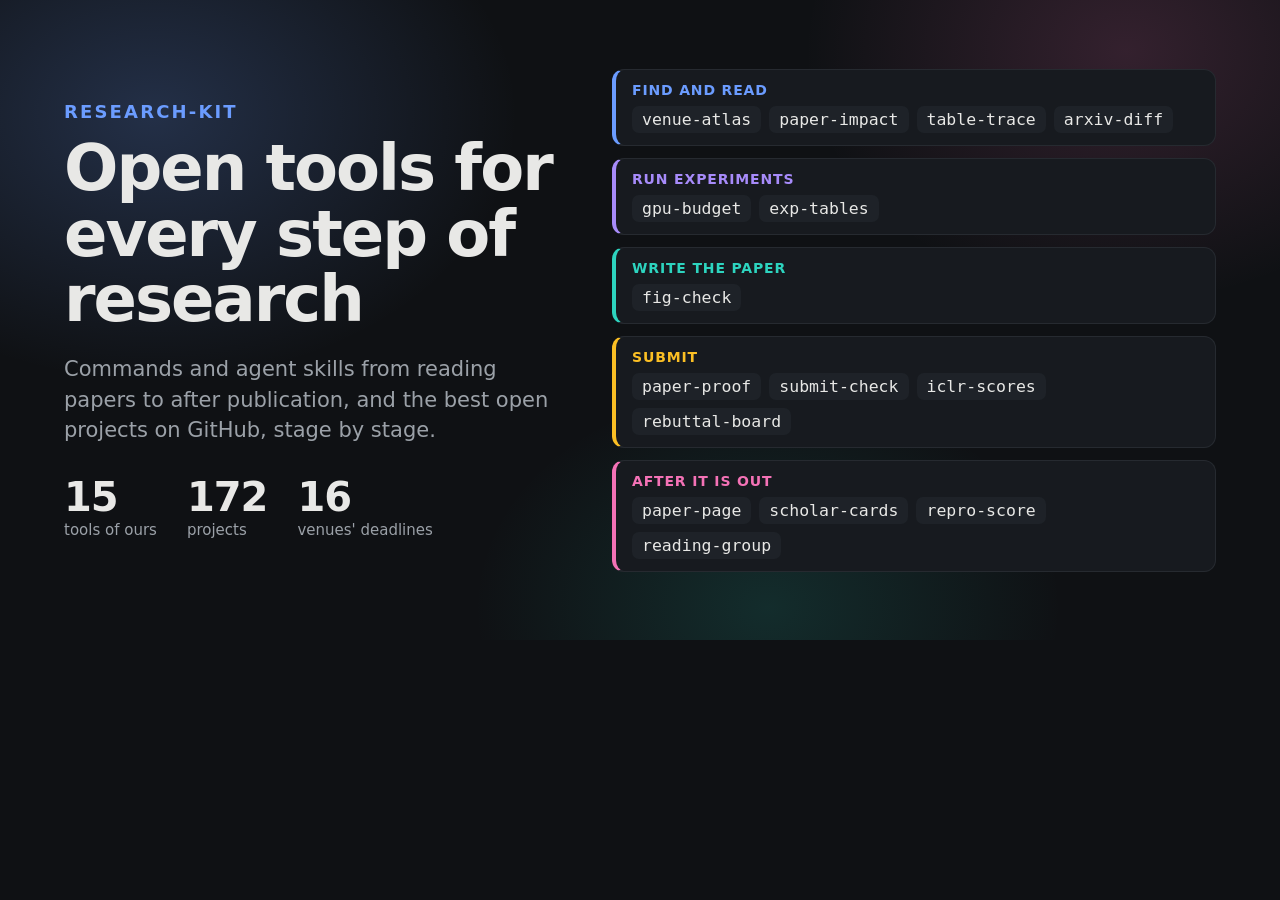
<file: scripts/social-card.html>
<!doctype html>
<!-- The share image (1280×640): docs/social-preview.png (the repository's social preview, set in its settings) and
     site/img/social.png (the site's og:image), rendered from this page with headless Chrome. The tool names and stages
     are those of tools.json; change both together. -->
<html>
<head>
<meta charset="utf-8">
<style>
  html, body { margin: 0; width: 1280px; height: 640px; overflow: hidden; }
  body { background: #0f1114; color: #e8e8e6; font-family: "Segoe UI", -apple-system, system-ui, sans-serif; position: relative;
    display: grid; grid-template-columns: 500px 1fr; gap: 48px; padding: 0 64px; box-sizing: border-box; align-items: center; }
  body::before { content: ""; position: absolute; inset: 0;
    background: radial-gradient(520px 380px at 12% 18%, rgba(107,156,255,.22), transparent 70%),
                radial-gradient(460px 360px at 88% 8%, rgba(244,114,182,.16), transparent 70%),
                radial-gradient(420px 320px at 60% 95%, rgba(45,212,191,.14), transparent 70%); }
  body > * { position: relative; }
  .kicker { font-size: 18px; font-weight: 700; letter-spacing: .12em; text-transform: uppercase; color: #6b9cff; margin: 0 0 14px; }
  h1 { font-size: 64px; line-height: 1.02; letter-spacing: -2px; margin: 0 0 22px; font-weight: 800; }
  .sub { font-size: 21px; line-height: 1.45; color: #9ba1a8; margin: 0 0 28px; }
  .stats { display: flex; gap: 30px; }
  .stats b { display: block; font-size: 40px; letter-spacing: -1px; }
  .stats span { font-size: 15px; color: #9ba1a8; }
  .flow { display: flex; flex-direction: column; gap: 12px; }
  .stage { background: #171a1f; border: 1px solid #262a30; border-left: 4px solid var(--c); border-radius: 12px; padding: 12px 16px; }
  .stage h3 { margin: 0 0 8px; font-size: 14px; color: var(--c); font-weight: 700; letter-spacing: .06em; text-transform: uppercase; }
  .names { display: flex; gap: 8px; flex-wrap: wrap; }
  .names span { font-family: "Cascadia Mono", Consolas, monospace; font-size: 16.5px; background: #1e2228; color: #e8e8e6; border-radius: 7px; padding: 4px 10px; }
</style>
</head>
<body>
  <div>
    <p class="kicker">research-kit</p>
    <h1>Open tools for every step of research</h1>
    <p class="sub">Commands and agent skills from reading papers to after publication, and the best open projects on GitHub, stage by stage.</p>
    <div class="stats"><div><b>15</b><span>tools of ours</span></div><div><b>172</b><span>projects</span></div><div><b>16</b><span>venues' deadlines</span></div></div>
  </div>
  <div class="flow">
    <div class="stage" style="--c:#6b9cff"><h3>Find and read</h3><div class="names"><span>venue-atlas</span><span>paper-impact</span><span>table-trace</span><span>arxiv-diff</span></div></div>
    <div class="stage" style="--c:#a78bfa"><h3>Run experiments</h3><div class="names"><span>gpu-budget</span><span>exp-tables</span></div></div>
    <div class="stage" style="--c:#2dd4bf"><h3>Write the paper</h3><div class="names"><span>fig-check</span></div></div>
    <div class="stage" style="--c:#fbbf24"><h3>Submit</h3><div class="names"><span>paper-proof</span><span>submit-check</span><span>iclr-scores</span><span>rebuttal-board</span></div></div>
    <div class="stage" style="--c:#f472b6"><h3>After it is out</h3><div class="names"><span>paper-page</span><span>scholar-cards</span><span>repro-score</span><span>reading-group</span></div></div>
  </div>
</body>
</html>
</file>
<file: site/style.css>
:root {
  color-scheme: light dark;
  --bg: #fafaf8; --bg2: #f2f1ec; --fg: #17181a; --muted: #5d6168; --line: #e4e2dc; --card: #ffffff; --code: #f3f3f0;
  --brand: #2563eb; --brand-fg: #ffffff; --shadow: 0 1px 2px rgba(20, 20, 20, .04), 0 8px 24px rgba(20, 20, 20, .06);
  --read: #2563eb; --experiment: #7c3aed; --write: #0d9488; --submit: #d97706; --after: #db2777;
  --radius: 14px;
}
@media (prefers-color-scheme: dark) {
  :root {
    --bg: #0f1114; --bg2: #15181c; --fg: #e8e8e6; --muted: #9ba1a8; --line: #262a30; --card: #171a1f; --code: #1e2228;
    --brand: #6b9cff; --brand-fg: #0b1220; --shadow: 0 1px 2px rgba(0, 0, 0, .3), 0 8px 24px rgba(0, 0, 0, .35);
    --read: #6b9cff; --experiment: #a78bfa; --write: #2dd4bf; --submit: #fbbf24; --after: #f472b6;
  }
}
* { box-sizing: border-box; }
[hidden] { display: none !important; }
html { scroll-behavior: smooth; scroll-padding-top: 72px; overflow-x: clip; }
body { overflow-x: clip; }  /* the hero's glow reaches past the edges; the page never scrolls sideways */
body { margin: 0; background: var(--bg); color: var(--fg); font: 15.5px/1.6 ui-sans-serif, system-ui, -apple-system, "Segoe UI", "PingFang SC", "Microsoft YaHei", sans-serif; -webkit-font-smoothing: antialiased; }
a { color: var(--brand); text-decoration-thickness: 1px; text-underline-offset: 2px; }
a:hover { text-decoration-thickness: 2px; }
:focus-visible { outline: 2px solid var(--brand); outline-offset: 2px; border-radius: 6px; }
code, pre { font-family: "Cascadia Mono", "JetBrains Mono", Consolas, ui-monospace, monospace; }
.icon { flex: none; vertical-align: -3px; }
.sr { position: absolute; width: 1px; height: 1px; overflow: hidden; clip-path: inset(50%); white-space: nowrap; }

/* top bar */
.bar { position: sticky; top: 0; z-index: 10; background: color-mix(in srgb, var(--bg) 82%, transparent); backdrop-filter: saturate(1.4) blur(10px); border-bottom: 1px solid var(--line); }
.bar .inner { max-width: 1160px; margin: 0 auto; padding: 10px 16px; display: flex; align-items: center; gap: 18px; }
.brand { font-weight: 750; letter-spacing: -.3px; color: var(--fg); text-decoration: none; font-size: 16px; }
.bar nav { display: flex; gap: 16px; overflow-x: auto; flex: 1; scrollbar-width: none; }
.bar nav a { color: var(--muted); text-decoration: none; font-size: 14px; white-space: nowrap; }
.bar nav a:hover { color: var(--fg); }
#lang { font: inherit; font-size: 13px; border: 1px solid var(--line); background: var(--card); color: var(--fg); border-radius: 999px; padding: 4px 12px; cursor: pointer; }

main, footer { max-width: 1160px; margin: 0 auto; padding: 0 16px; }

/* hero */
.hero { padding: 64px 0 28px; position: relative; }
.hero::before { content: ""; position: absolute; inset: -40px -200px auto -200px; height: 420px; z-index: -1;
  background: radial-gradient(40% 60% at 20% 20%, color-mix(in srgb, var(--read) 16%, transparent), transparent 70%),
              radial-gradient(35% 55% at 75% 10%, color-mix(in srgb, var(--after) 12%, transparent), transparent 70%),
              radial-gradient(30% 50% at 55% 60%, color-mix(in srgb, var(--write) 10%, transparent), transparent 70%); }
.kicker { margin: 0 0 10px; font-weight: 650; font-size: 13px; letter-spacing: .08em; text-transform: uppercase; color: var(--brand); }
.hero h1 { font-size: clamp(32px, 5.2vw, 58px); line-height: 1.05; letter-spacing: -1.6px; margin: 0 0 18px; max-width: 900px; font-weight: 780; }
.lead { font-size: clamp(16px, 1.6vw, 19px); color: var(--muted); max-width: 760px; margin: 0 0 26px; }
.cta { display: flex; flex-wrap: wrap; gap: 10px; margin-bottom: 34px; }
.btn { font: inherit; font-weight: 600; font-size: 15px; display: inline-flex; align-items: center; gap: 6px; padding: 10px 18px; border-radius: 10px;
  border: 1px solid var(--line); background: var(--card); color: var(--fg); text-decoration: none; cursor: pointer; box-shadow: var(--shadow); }
.btn:hover { border-color: color-mix(in srgb, var(--brand) 50%, var(--line)); }
.btn.primary { background: var(--brand); border-color: var(--brand); color: var(--brand-fg); }
.btn.ghost { box-shadow: none; background: transparent; }
.stats { list-style: none; padding: 0; margin: 0 0 34px; display: grid; grid-template-columns: repeat(4, minmax(0, 1fr)); gap: 12px; max-width: 760px; }
.stats li { border-left: 2px solid var(--line); padding: 2px 0 2px 12px; }
.stats b { display: block; font-size: 28px; letter-spacing: -.5px; font-variant-numeric: tabular-nums; }
.stats span { color: var(--muted); font-size: 13px; }
.flow { display: grid; grid-template-columns: repeat(5, minmax(0, 1fr)); border: 1px solid var(--line); border-radius: var(--radius); overflow: hidden; background: var(--line); gap: 1px; }
.step { font: inherit; display: flex; align-items: center; gap: 10px; padding: 12px 14px; background: var(--card); border: 0; color: var(--fg);
  cursor: pointer; position: relative; text-align: left; min-width: 0; }
.step .icon { color: var(--c); }
.step span { font-weight: 600; font-size: 14px; flex: 1; }
.step b { font-size: 13px; color: var(--c); background: color-mix(in srgb, var(--c) 12%, transparent); border-radius: 999px; padding: 1px 9px; }
.step:hover, .step.on { background: color-mix(in srgb, var(--c) 8%, var(--card)); }
.step::after { content: ""; position: absolute; left: 0; right: 0; bottom: -1px; height: 3px; background: var(--c); opacity: 0; }
.step.on::after { opacity: 1; }

/* sections */
.block { padding: 44px 0 8px; }
.head { margin-bottom: 18px; }
.head h2 { font-size: clamp(24px, 3vw, 32px); letter-spacing: -.6px; margin: 0 0 6px; }
.head p { color: var(--muted); margin: 0; max-width: 780px; }
.filters { display: flex; flex-wrap: wrap; gap: 8px; margin: 0 0 18px; }
.chip { font: inherit; font-size: 13.5px; padding: 5px 13px; border-radius: 999px; border: 1px solid var(--line); background: var(--card); color: var(--fg); cursor: pointer; }
.chip:hover { border-color: var(--c, var(--brand)); }
.chip.on { background: var(--c, var(--fg)); border-color: var(--c, var(--fg)); color: var(--bg); }

/* tool cards */
.tools { display: grid; grid-template-columns: repeat(auto-fill, minmax(min(330px, 100%), 1fr)); gap: 16px; }
.tool { background: var(--card); border: 1px solid var(--line); border-radius: var(--radius); overflow: hidden; display: flex; flex-direction: column; box-shadow: var(--shadow);
  transition: transform .15s ease, border-color .15s ease; }
.tool:hover { transform: translateY(-2px); border-color: color-mix(in srgb, var(--c) 45%, var(--line)); }
.shot { aspect-ratio: 16 / 9.6; background: var(--bg2); border-bottom: 1px solid var(--line); overflow: hidden; }
.shot img { width: 100%; height: 100%; object-fit: cover; object-position: top center; display: block; }
.shot img[src$=".svg"] { object-fit: contain; padding: 14px; background: #fff; }
.shot.term { background: #0d1117; display: flex; align-items: center; }
.shot.term pre { margin: 0; padding: 16px 18px; color: #c9d1d9; font-size: 12px; line-height: 1.6; white-space: pre; overflow: hidden; }
.tool .body { padding: 14px 16px 16px; display: flex; flex-direction: column; flex: 1; }
.stage { margin: 0 0 4px; font-size: 12px; font-weight: 650; letter-spacing: .03em; color: var(--c); display: flex; align-items: center; gap: 6px; }
.tool h3 { margin: 0 0 6px; font-size: 18px; letter-spacing: -.2px; }
.desc { margin: 0 0 12px; color: var(--muted); font-size: 14px; display: -webkit-box; -webkit-line-clamp: 4; -webkit-box-orient: vertical; overflow: hidden; }
.cmd { display: flex; align-items: center; gap: 8px; background: var(--code); border: 1px solid var(--line); border-radius: 8px; padding: 6px 6px 6px 10px; margin: auto 0 10px; }
.cmd code { font-size: 12px; white-space: nowrap; overflow: hidden; text-overflow: ellipsis; flex: 1; min-width: 0; }
.cmd.big code { white-space: normal; overflow-wrap: anywhere; font-size: 13px; }
.mini { font: inherit; font-size: 12px; font-weight: 600; padding: 3px 9px; border-radius: 6px; border: 1px solid var(--line); background: var(--card); color: var(--fg); cursor: pointer; flex: none; }
.mini.done, .btn.done { color: var(--write); border-color: var(--write); }
.links { margin: 0; font-size: 14px; }
.install { margin-top: 22px; background: var(--card); border: 1px solid var(--line); border-radius: var(--radius); padding: 18px 20px; max-width: 760px; }
.install h3 { margin: 0 0 4px; font-size: 16px; }
.install p { margin: 0 0 10px; color: var(--muted); font-size: 14px; }

/* landscape */
.toolbar { display: flex; flex-wrap: wrap; gap: 12px; align-items: center; margin-bottom: 8px; }
.toolbar .filters { margin: 0; }
.search { font: inherit; font-size: 14px; padding: 8px 14px; border-radius: 10px; border: 1px solid var(--line); background: var(--card); color: var(--fg); min-width: min(280px, 100%); }
.stagebox h3 { display: flex; align-items: center; gap: 8px; font-size: 17px; margin: 22px 0 10px; }
.stagebox h3 .icon { color: var(--c); }
.table { overflow-x: auto; border: 1px solid var(--line); border-radius: var(--radius); background: var(--card); }
table { border-collapse: collapse; width: 100%; font-size: 14px; }
th, td { text-align: left; vertical-align: top; padding: 9px 12px; border-bottom: 1px solid var(--line); }
tbody tr:last-child td { border-bottom: none; }
tbody tr:hover td { background: color-mix(in srgb, var(--brand) 4%, transparent); }
th { font-weight: 600; color: var(--muted); font-size: 12.5px; white-space: nowrap; background: var(--bg2); }
td:first-child { white-space: nowrap; font-weight: 550; }
td:first-child .sec { display: block; font-weight: 400; font-size: 12px; color: var(--muted); }
td:nth-child(2) { min-width: 280px; color: color-mix(in srgb, var(--fg) 85%, var(--muted)); }
.num { text-align: right; font-variant-numeric: tabular-nums; white-space: nowrap; }
.tag { font-size: 11px; color: var(--muted); border: 1px solid var(--line); border-radius: 999px; padding: 0 6px; margin-left: 4px; font-weight: 400; }
.warn { color: #b3261e; }
@media (prefers-color-scheme: dark) { .warn { color: #f2b8b5; } }
.empty { color: var(--muted); padding: 16px 0; }
.note { font-size: 13px; color: var(--muted); }

/* deadlines (from site_deadlines) */
#en-deadlines h2, #zh-deadlines h2 { font-size: clamp(24px, 3vw, 32px); letter-spacing: -.6px; margin: 0 0 6px; }
#en-deadlines .note, #zh-deadlines .note { margin: 0 0 16px; max-width: 780px; }
time { font-variant-numeric: tabular-nums; }
.left { display: inline-block; margin-top: 4px; font-weight: 650; font-size: 12px; padding: 1px 8px; border-radius: 999px; color: var(--submit); background: color-mix(in srgb, var(--submit) 13%, transparent); }
tr.past td { opacity: .5; }
tr.past .left { color: var(--muted); background: var(--bg2); }
.where { display: inline-block; font-size: 12px; color: var(--muted); border: 1px solid var(--line); border-radius: 999px; padding: 0 8px; margin: 0 0 6px; }

/* open needs */
.gaps { list-style: none; padding: 0; margin: 0; display: grid; grid-template-columns: repeat(auto-fill, minmax(min(340px, 100%), 1fr)); gap: 14px; }
.gaps li { background: var(--card); border: 1px solid var(--line); border-radius: var(--radius); padding: 16px 18px; }
.gaps h4 { margin: 0 0 6px; font-size: 15.5px; line-height: 1.4; }
.gaps p { margin: 0 0 8px; font-size: 14px; color: var(--muted); }
.gaps .small { font-size: 13px; }
.ours { display: inline-block; font-size: 12px; font-weight: 600; color: var(--write); background: color-mix(in srgb, var(--write) 12%, transparent); border-radius: 999px; padding: 2px 10px; }
.ours a { color: inherit; }

footer { color: var(--muted); font-size: 13px; padding: 48px 16px 40px; border-top: 1px solid var(--line); margin-top: 48px; }

@media (max-width: 720px) {
  .hero { padding-top: 36px; }
  .stats { grid-template-columns: repeat(2, minmax(0, 1fr)); }
  .flow { grid-template-columns: repeat(2, minmax(0, 1fr)); }
  .step:last-child:nth-child(odd) { grid-column: span 2; }
  .bar nav { display: none; }
}
@media (prefers-reduced-motion: reduce) { html { scroll-behavior: auto; } .tool { transition: none; } }

/* each stage's colour (attributes, not inline styles: the page's content policy allows none) */
[data-s="read"] { --c: var(--read); }
[data-s="experiment"] { --c: var(--experiment); }
[data-s="write"] { --c: var(--write); }
[data-s="submit"] { --c: var(--submit); }
[data-s="after"] { --c: var(--after); }
td .where { display: block; border: 0; padding: 0; margin: 4px 0 0; white-space: normal; font-size: 12px; }
</file>
